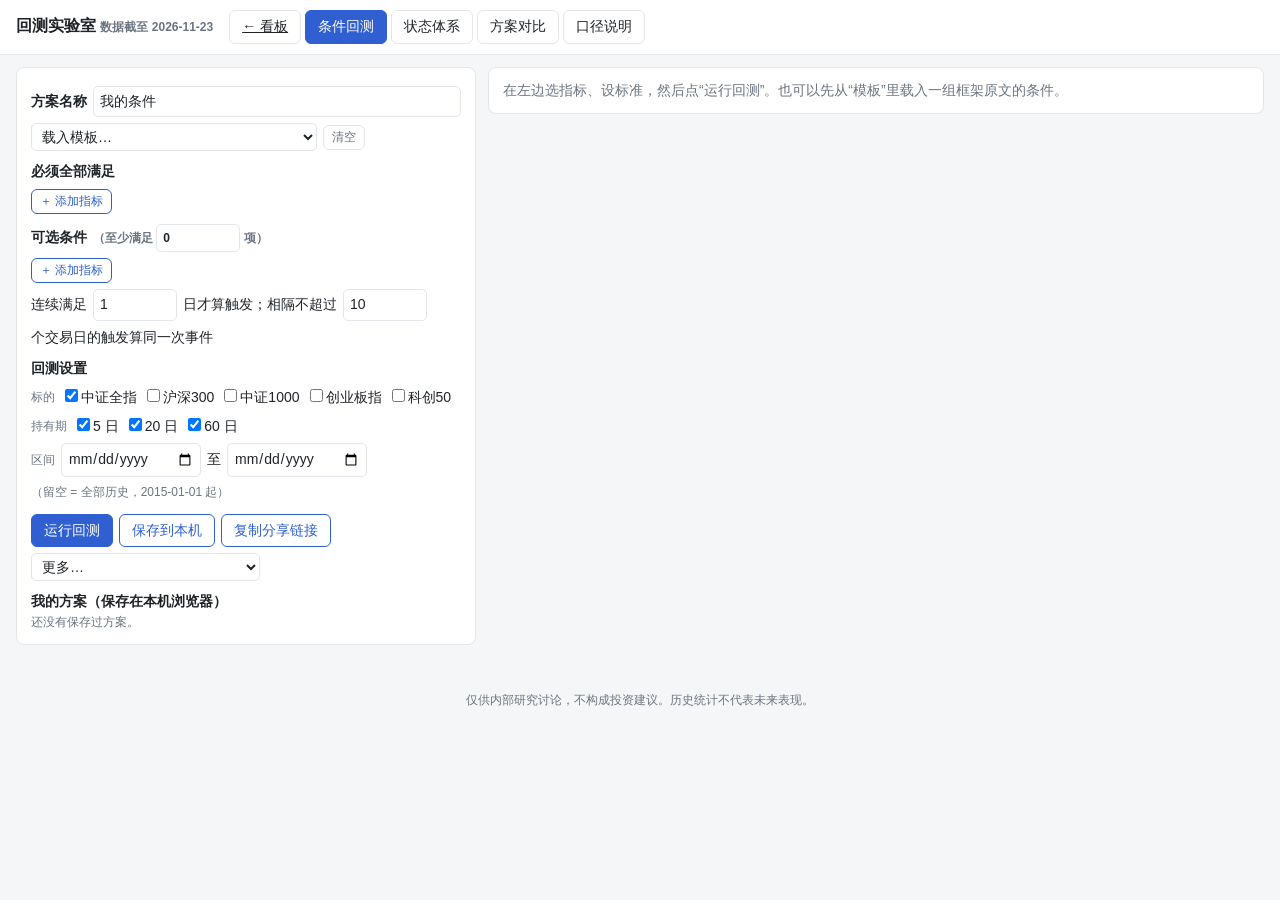
<file: lab.html>
<!doctype html>
<html lang="zh-CN">
<head>
<meta charset="utf-8">
<meta name="viewport" content="width=device-width, initial-scale=1">
<meta name="robots" content="noindex">
<title>回测实验室 · A股择时</title>
<link rel="stylesheet" href="lab.css">
<script src="lab_guard.js"></script>
<script src="lab_static.js"></script>
<script src="lab_engine.js" defer></script>
<script src="echarts.min.js" defer></script>
<script src="lab.js" defer></script>
</head>
<body>
<header class="top">
  <div class="brand">回测实验室 <span class="muted small" id="asof"></span></div>
  <nav class="tabs" role="tablist">
    <a class="tab back" href="./" title="回到看板">← 看板</a>
    <button type="button" class="tab on" data-tab="cond" role="tab">条件回测</button>
    <button type="button" class="tab" data-tab="regime" role="tab">状态体系</button>
    <button type="button" class="tab" data-tab="compare" role="tab">方案对比</button>
    <button type="button" class="tab" data-tab="help" role="tab">口径说明</button>
  </nav>
</header>
<div id="banner" class="banner" role="status"></div>

<main>
  <!-- 条件回测 -->
  <section id="view-cond" class="view on">
    <div class="cols">
      <div class="left card" id="cond-editor"></div>
      <div class="right" id="cond-result"><div class="card empty">在左边选指标、设标准，然后点“运行回测”。也可以先从“模板”里载入一组框架原文的条件。</div></div>
    </div>
  </section>

  <!-- 状态体系 -->
  <section id="view-regime" class="view">
    <div class="cols">
      <div class="left card" id="regime-editor"></div>
      <div class="right" id="regime-result"><div class="card empty">先在左边载入“框架原文”或“v1 修改建议”，在上面改，然后点“运行回测”。</div></div>
    </div>
  </section>

  <!-- 方案对比 -->
  <section id="view-compare" class="view">
    <div class="card" id="compare-editor"></div>
    <div id="compare-result"></div>
  </section>

  <!-- 口径说明 -->
  <section id="view-help" class="view">
    <div class="card prose" id="help"></div>
  </section>
</main>

<!-- 选指标 -->
<div id="picker" class="picker" hidden>
  <div class="picker-box card">
    <div class="row">
      <strong>选择指标</strong>
      <span class="grow"></span>
      <button type="button" class="btn ghost" id="picker-close">关闭</button>
    </div>
    <div class="row">
      <input id="picker-q" class="grow" type="search" placeholder="搜索名称或代码，例如：站上、估值、VIX、沪深300">
      <select id="picker-group"></select>
    </div>
    <div id="picker-list" class="picker-list"></div>
  </div>
</div>
<footer class="foot small muted">仅供内部研究讨论，不构成投资建议。历史统计不代表未来表现。</footer>
</body>
</html>
</file>
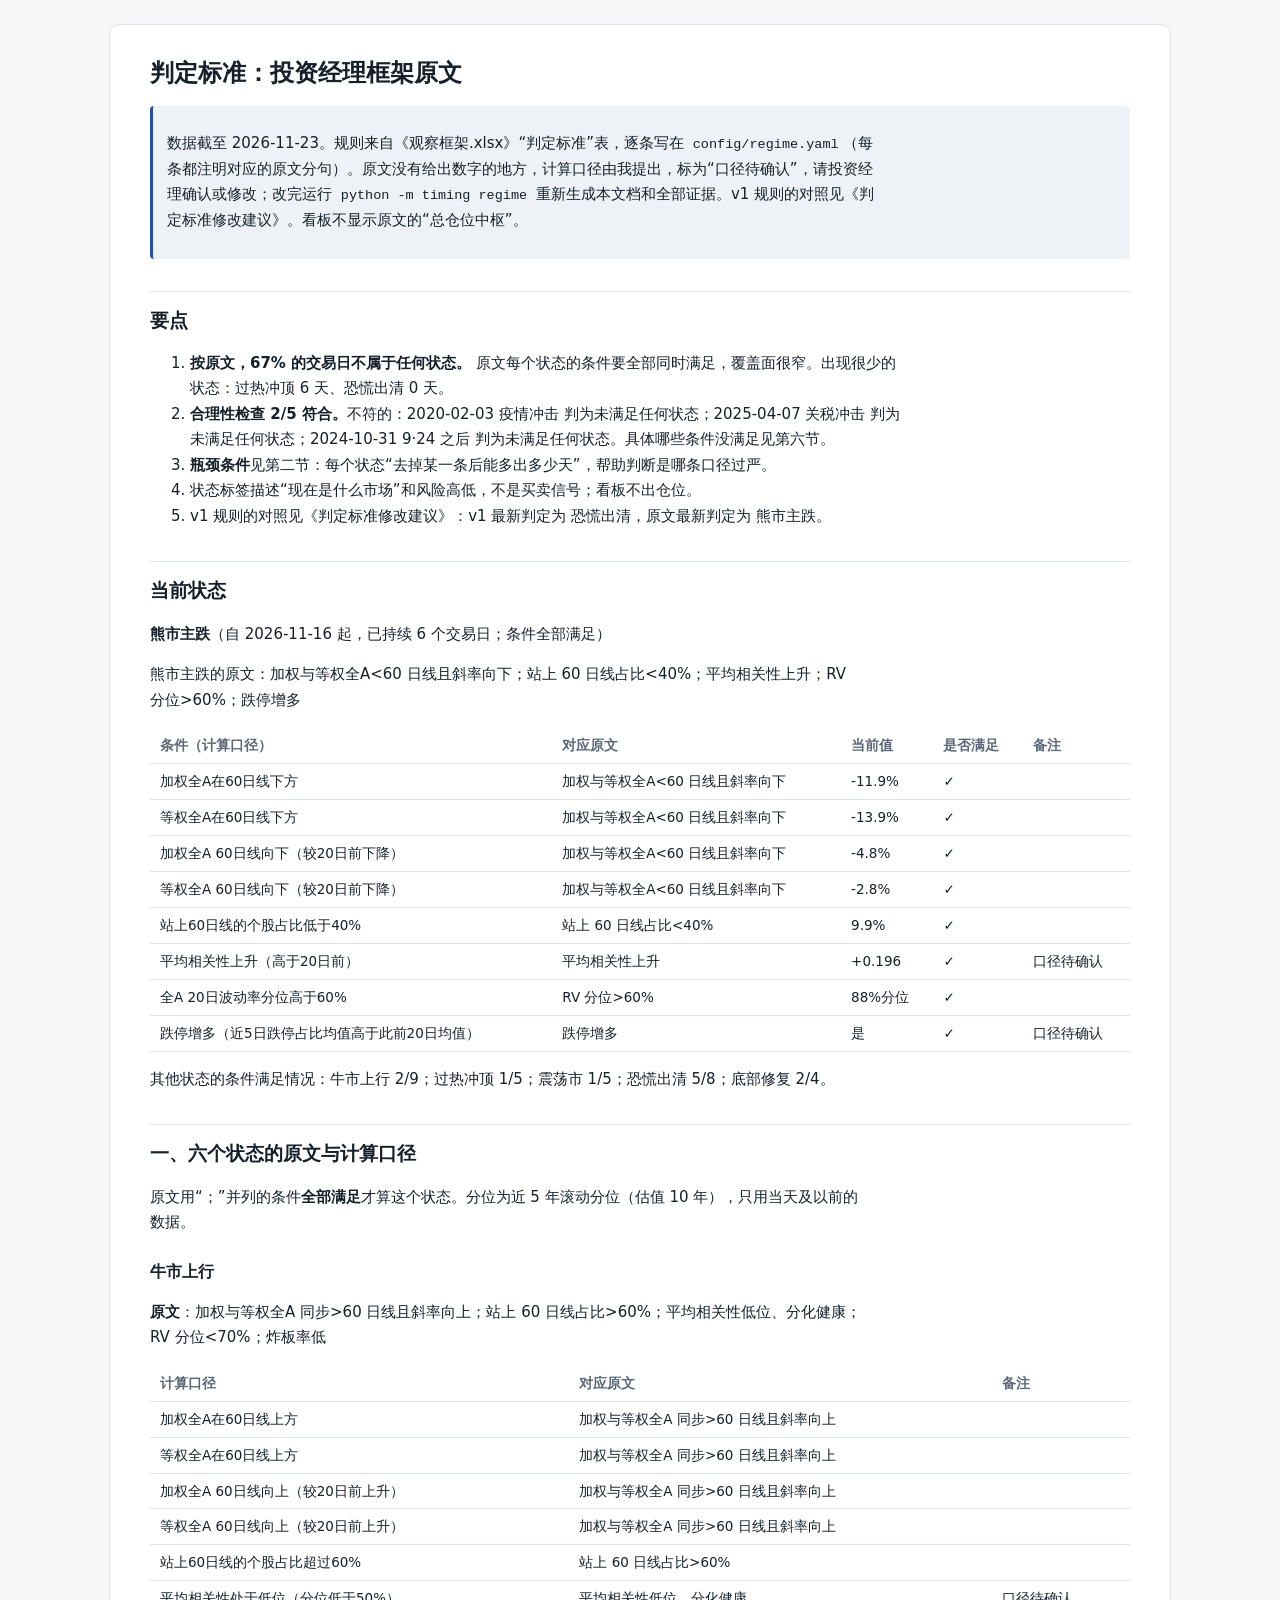
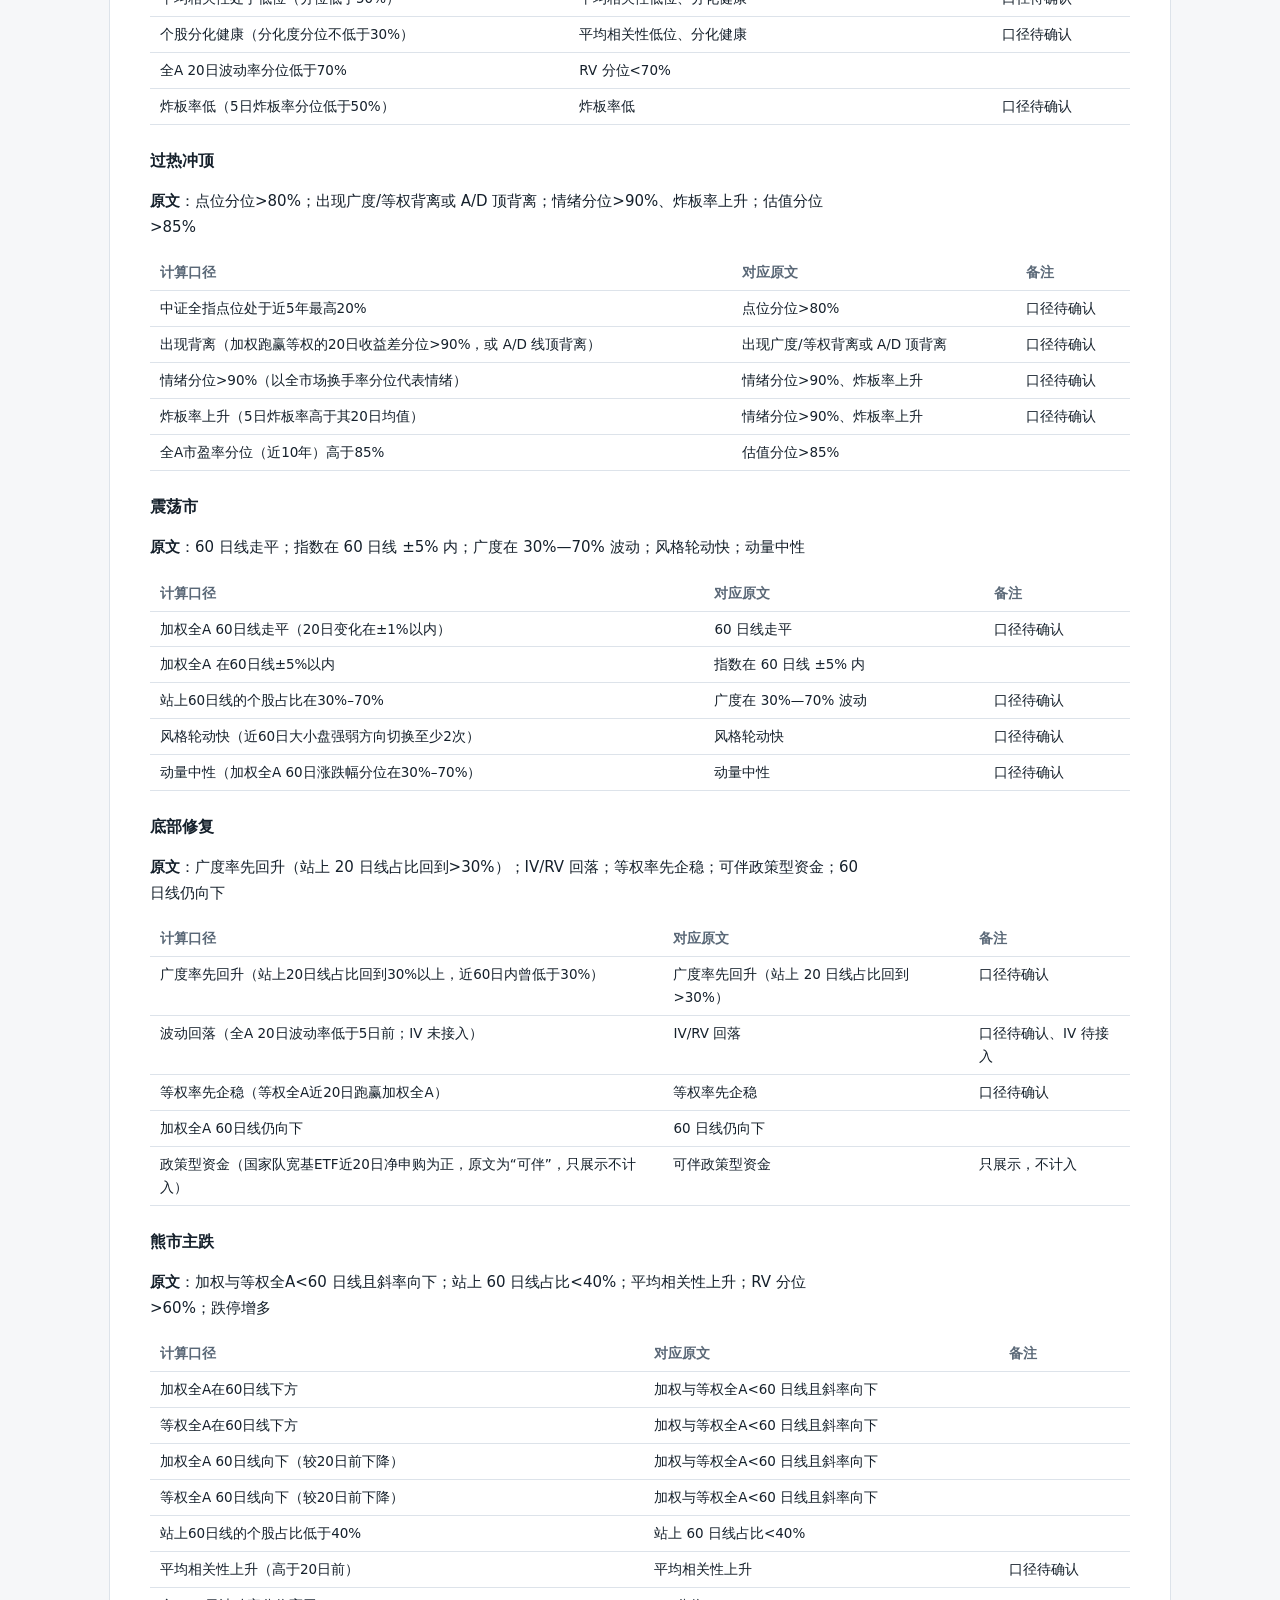
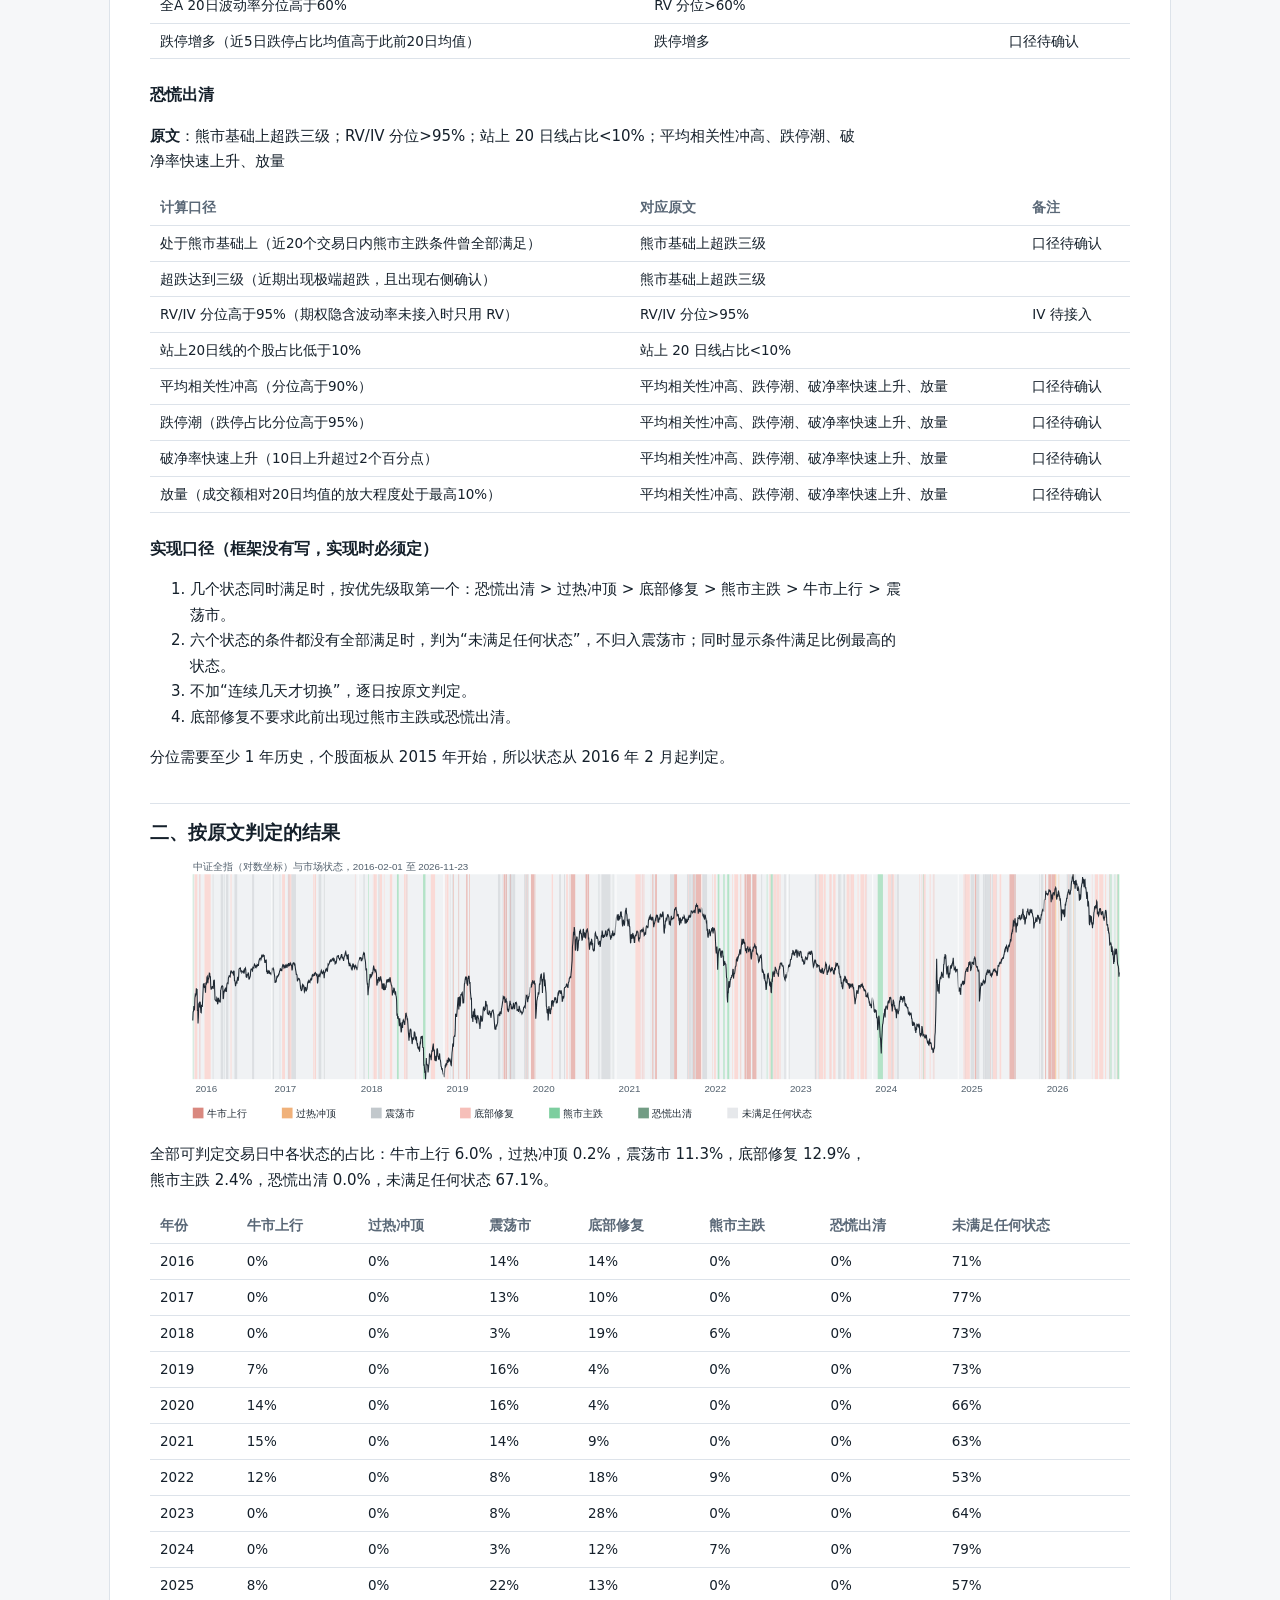
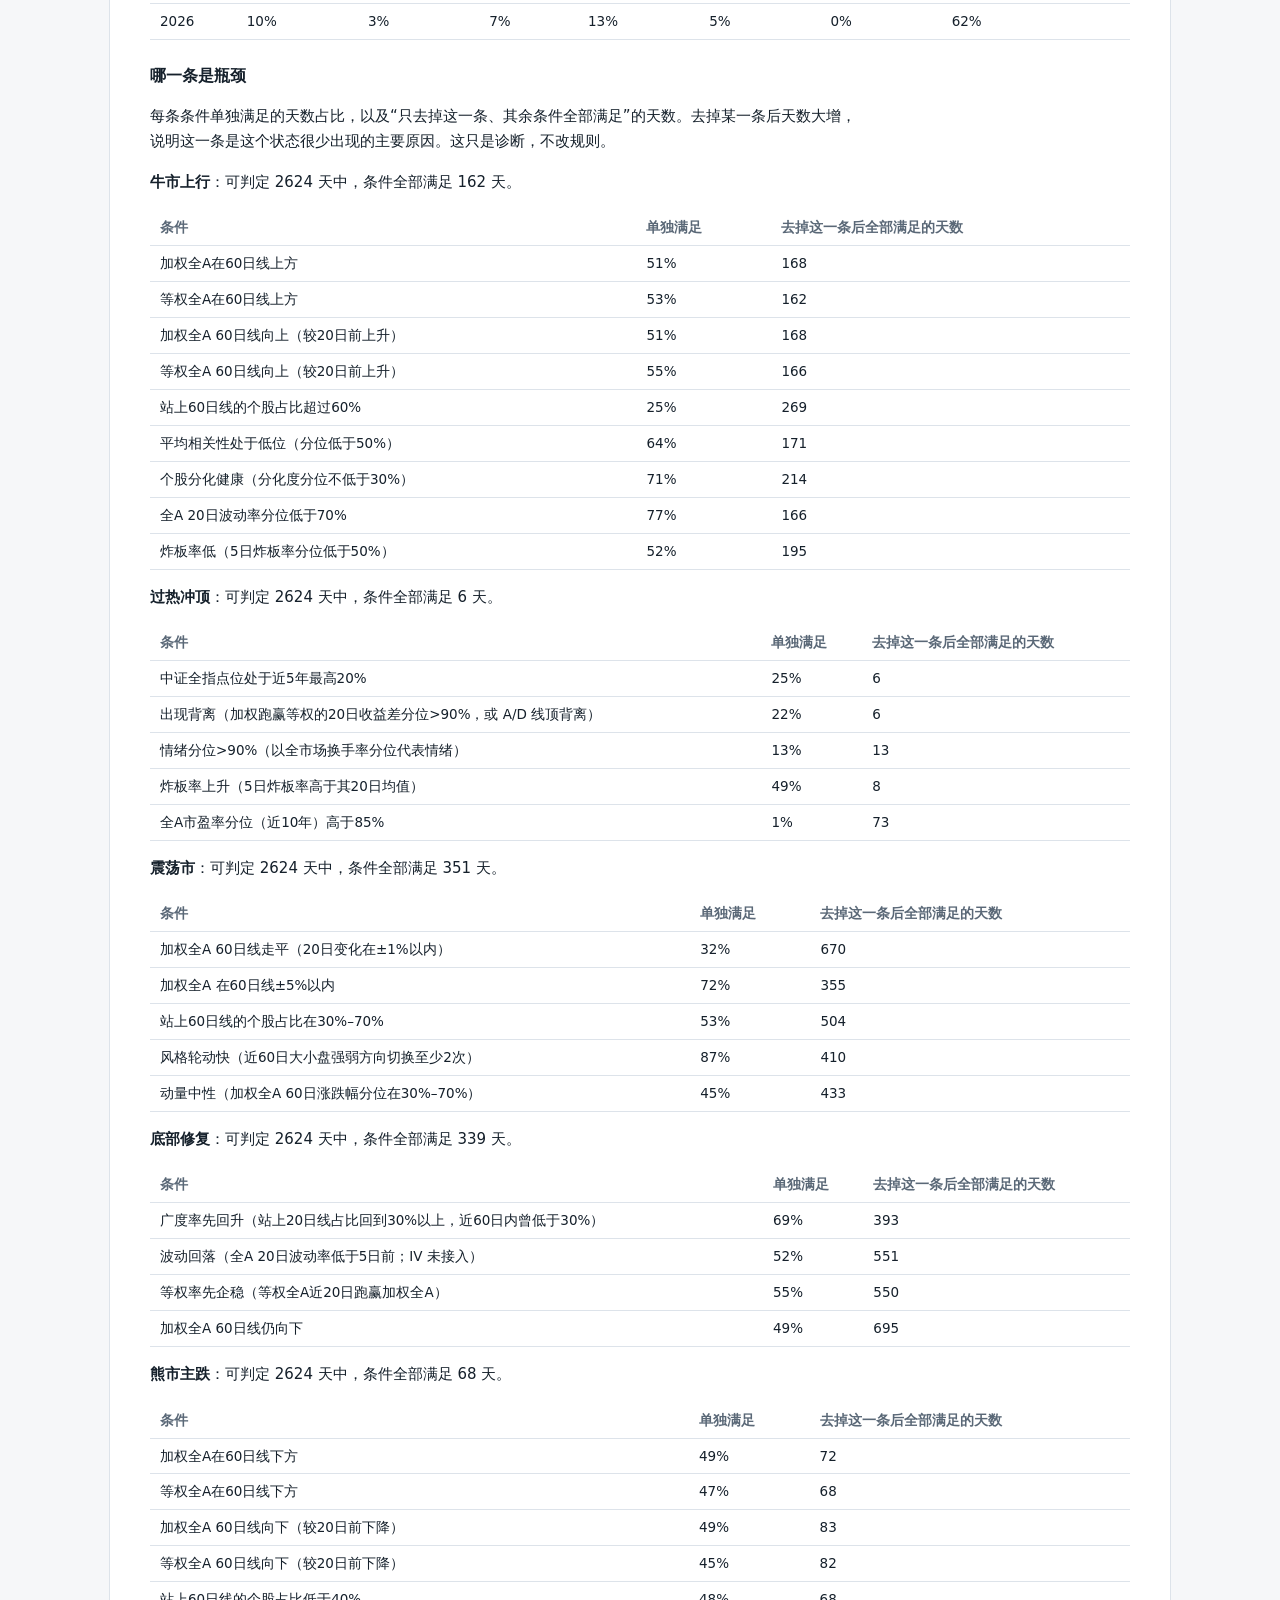
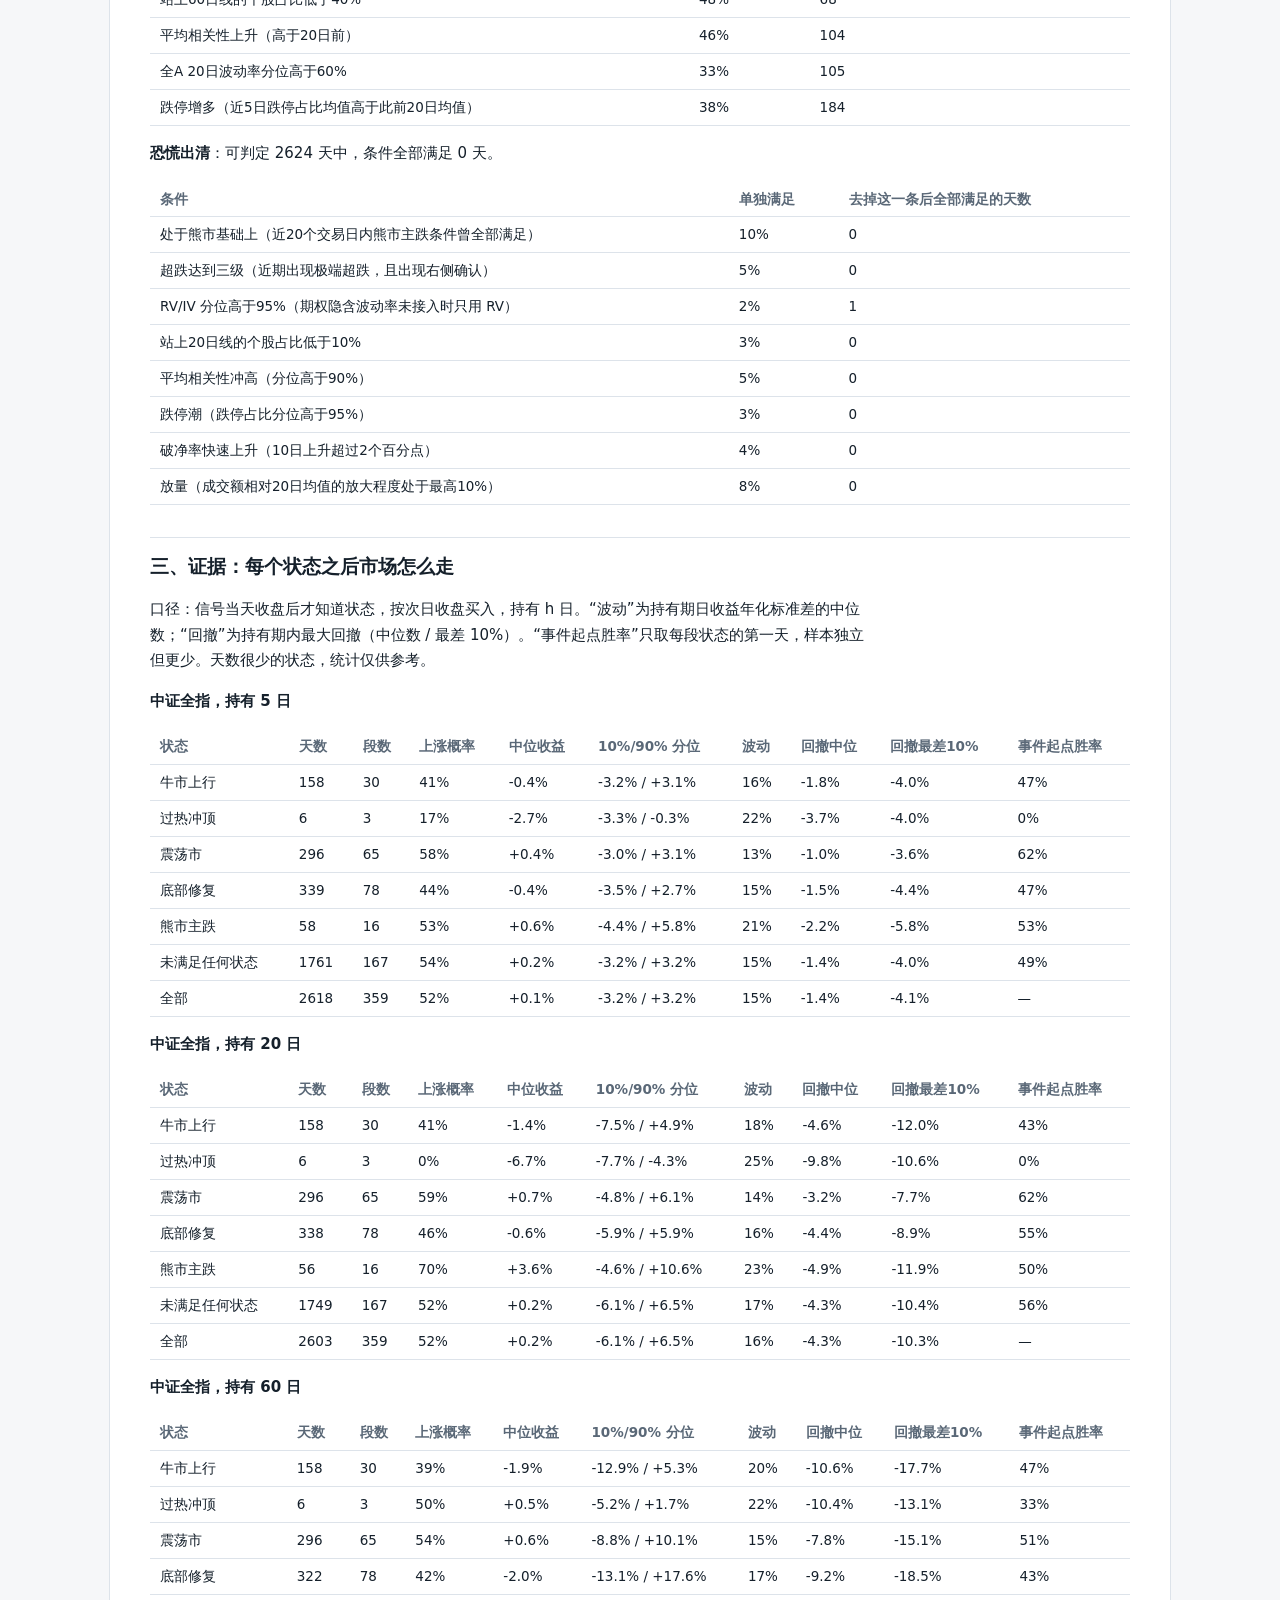
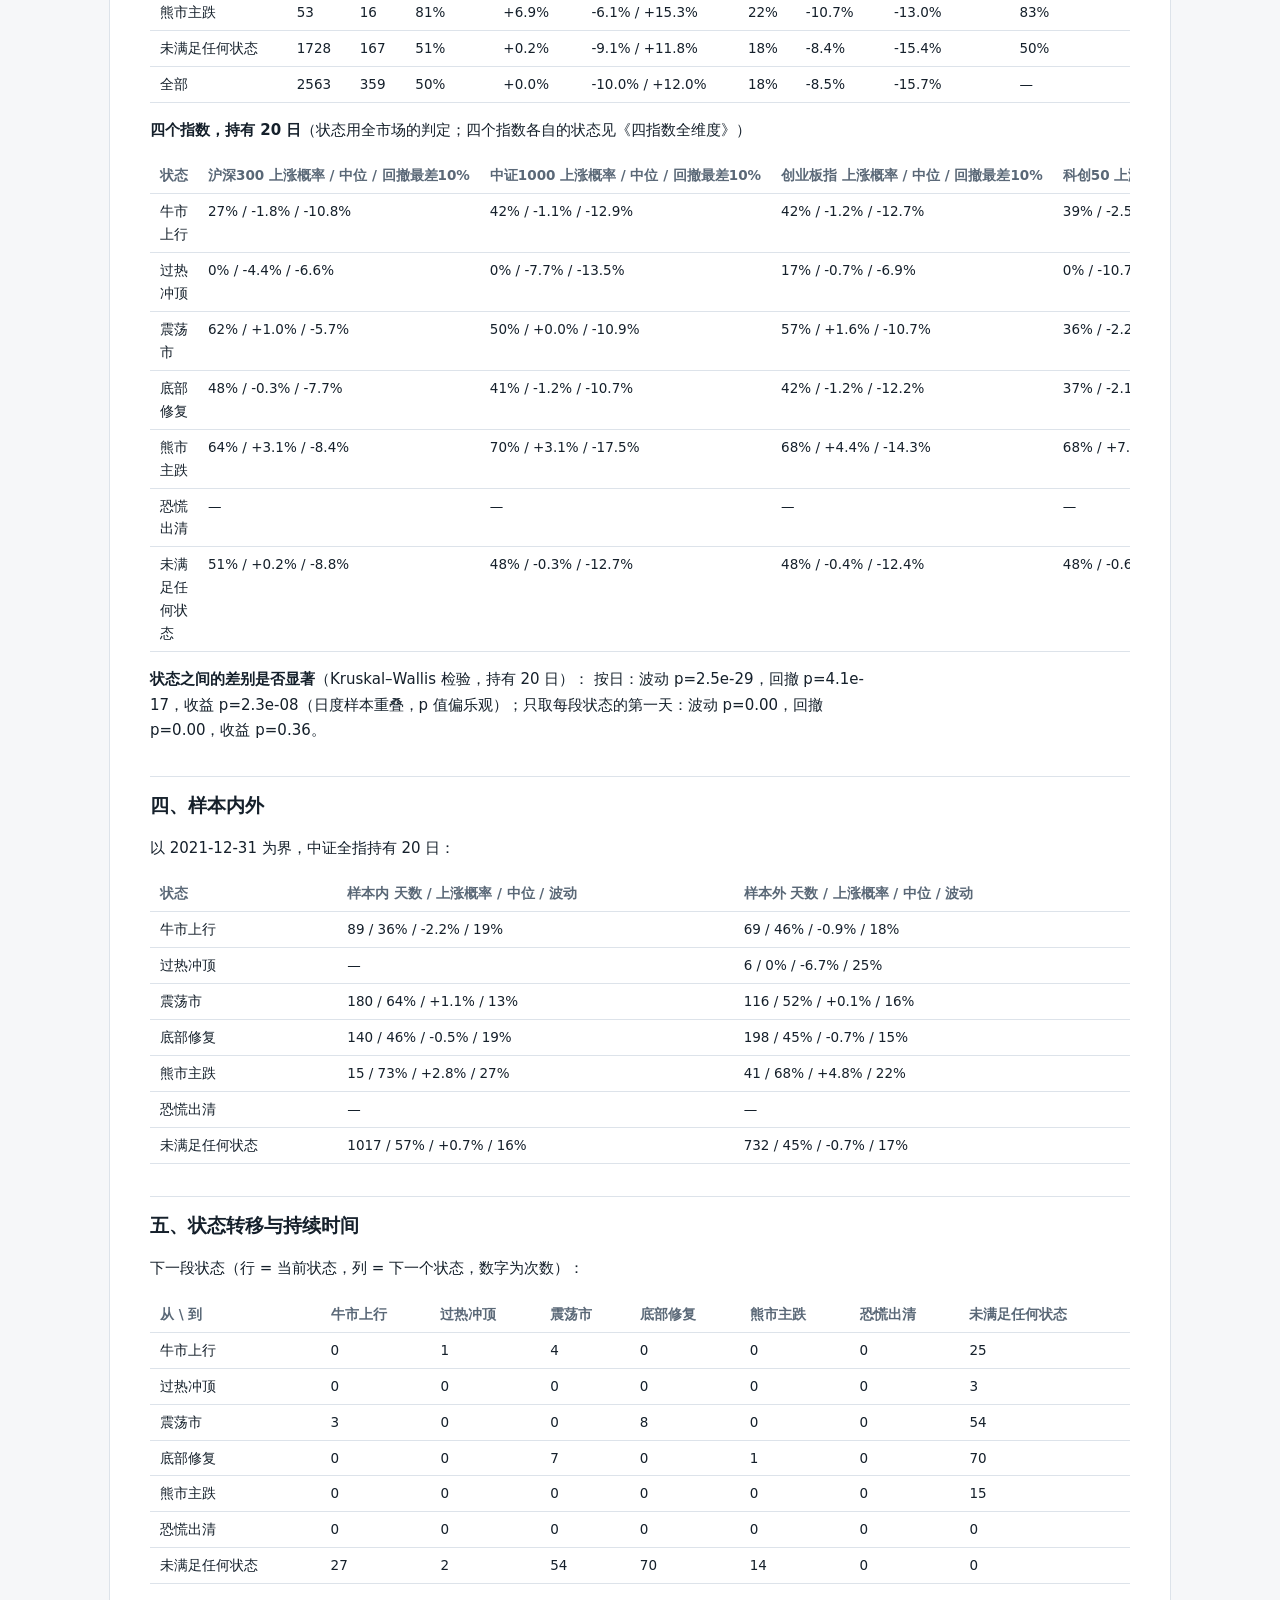
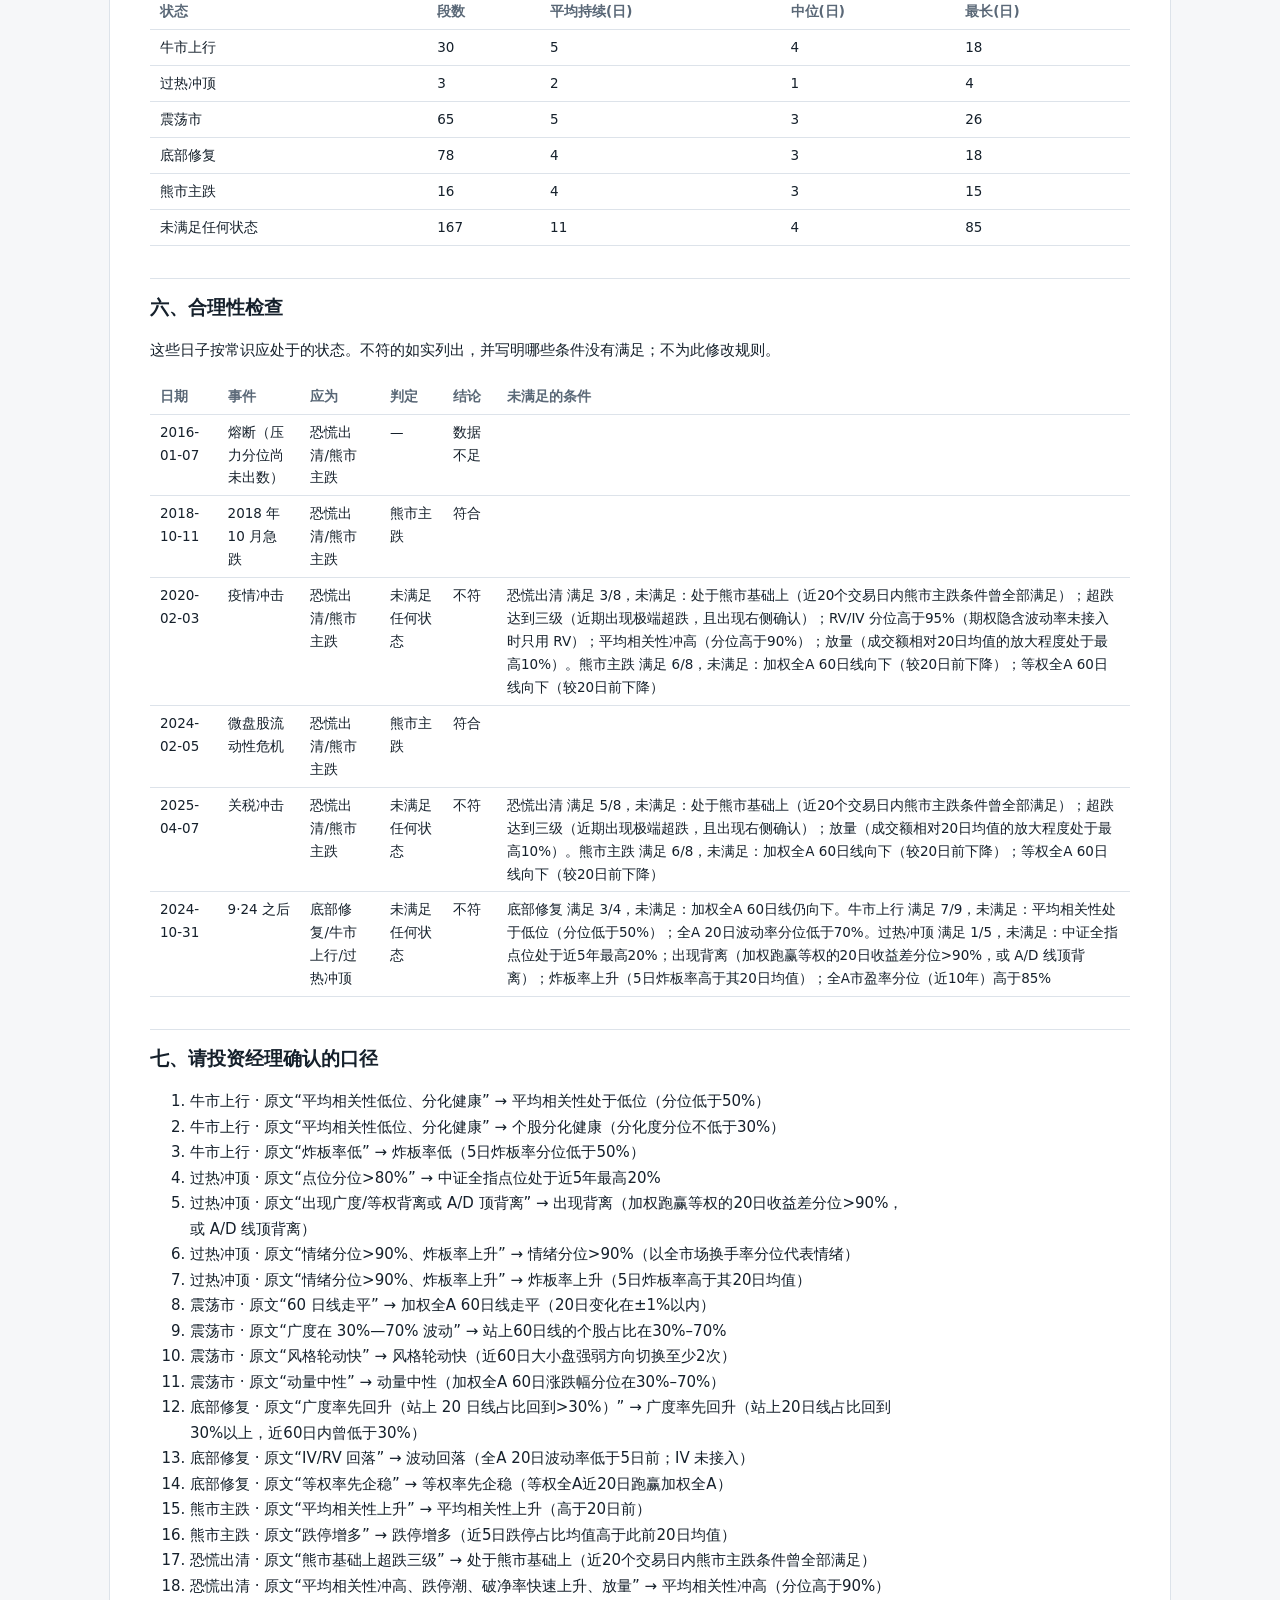
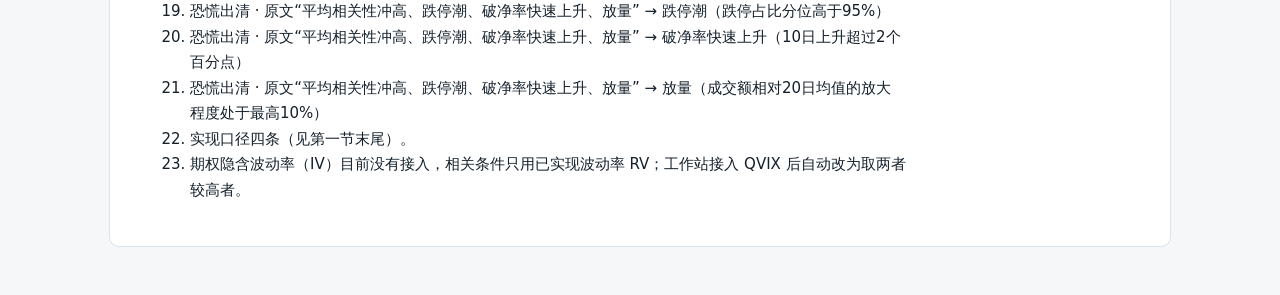
<file: docs/判定标准.html>
<!doctype html>
<html lang="zh-CN"><head><meta charset="utf-8"><meta name="viewport" content="width=device-width, initial-scale=1, viewport-fit=cover"><title>判定标准：投资经理框架原文</title><style>
:root { --bg:#f6f7f9; --panel:#fff; --ink:#15202b; --muted:#5a6877; --line:#dde3ea; --accent:#23529f; --quote:#eef2f7 }
@media (prefers-color-scheme: dark) { :root:not([data-theme="light"]) { --bg:#0d1217; --panel:#151c24; --ink:#e5eaf0; --muted:#9aa7b4; --line:#253140; --accent:#7fa6ea; --quote:#1c2530; color-scheme:dark } }
:root[data-theme="dark"] { --bg:#0d1217; --panel:#151c24; --ink:#e5eaf0; --muted:#9aa7b4; --line:#253140; --accent:#7fa6ea; --quote:#1c2530; color-scheme:dark }
body { background:var(--bg); color:var(--ink); margin:0; font:15px/1.7 "PingFang SC","Hiragino Sans GB","Microsoft YaHei","Noto Sans CJK SC",system-ui,sans-serif;
  padding-left:max(16px, env(safe-area-inset-left, 0px)); padding-right:max(16px, env(safe-area-inset-right, 0px)); padding-block:24px 48px }
main { max-width:980px; margin:0 auto; background:var(--panel); border:1px solid var(--line); border-radius:10px; padding:28px clamp(16px, 4vw, 40px) }
h1 { font-size:24px; margin:0 0 12px } h2 { font-size:19px; margin:32px 0 10px; padding-top:12px; border-top:1px solid var(--line) } h3 { font-size:16px; margin:22px 0 8px }
p, li { max-width:75ch } .tw { overflow-x:auto; margin:10px 0 }
table { border-collapse:collapse; font-size:13.5px; font-variant-numeric:tabular-nums; min-width:100% }
th, td { border-bottom:1px solid var(--line); padding:6px 10px; text-align:left; vertical-align:top } th { color:var(--muted); font-weight:600; white-space:nowrap }
blockquote { margin:12px 0; padding:10px 14px; background:var(--quote); border-left:3px solid var(--accent); border-radius:4px }
code { font-family:"SF Mono",Menlo,Consolas,monospace; font-size:.9em; background:var(--quote); padding:0 4px; border-radius:3px }
.fig { margin:12px 0; overflow-x:auto } .fig svg { display:block; min-width:640px; width:100%; height:auto; border-radius:6px }
</style></head><body><main>
<h1>判定标准：投资经理框架原文</h1>
<blockquote><p>数据截至 2026-11-23。规则来自《观察框架.xlsx》“判定标准”表，逐条写在 <code>config/regime.yaml</code>（每条都注明对应的原文分句）。原文没有给出数字的地方，计算口径由我提出，标为“口径待确认”，请投资经理确认或修改；改完运行 <code>python -m timing regime</code> 重新生成本文档和全部证据。v1 规则的对照见《判定标准修改建议》。看板不显示原文的“总仓位中枢”。</p></blockquote>
<h2>要点</h2>
<ol><li><b>按原文，67% 的交易日不属于任何状态。</b> 原文每个状态的条件要全部同时满足，覆盖面很窄。出现很少的状态：过热冲顶 6 天、恐慌出清 0 天。</li><li><b>合理性检查 2/5 符合。</b>不符的：2020-02-03 疫情冲击 判为未满足任何状态；2025-04-07 关税冲击 判为未满足任何状态；2024-10-31 9·24 之后 判为未满足任何状态。具体哪些条件没满足见第六节。</li><li><b>瓶颈条件</b>见第二节：每个状态“去掉某一条后能多出多少天”，帮助判断是哪条口径过严。</li><li>状态标签描述“现在是什么市场”和风险高低，不是买卖信号；看板不出仓位。</li><li>v1 规则的对照见《判定标准修改建议》：v1 最新判定为 恐慌出清，原文最新判定为 熊市主跌。</li></ol>
<h2>当前状态</h2>
<p><b>熊市主跌</b>（自 2026-11-16 起，已持续 6 个交易日；条件全部满足）</p>
<p>熊市主跌的原文：加权与等权全A&lt;60 日线且斜率向下；站上 60 日线占比&lt;40%；平均相关性上升；RV 分位&gt;60%；跌停增多</p>
<div class="tw"><table><thead><tr><th>条件（计算口径）</th><th>对应原文</th><th>当前值</th><th>是否满足</th><th>备注</th></tr></thead><tbody><tr><td>加权全A在60日线下方</td><td>加权与等权全A&lt;60 日线且斜率向下</td><td>-11.9%</td><td>✓</td><td></td></tr><tr><td>等权全A在60日线下方</td><td>加权与等权全A&lt;60 日线且斜率向下</td><td>-13.9%</td><td>✓</td><td></td></tr><tr><td>加权全A 60日线向下（较20日前下降）</td><td>加权与等权全A&lt;60 日线且斜率向下</td><td>-4.8%</td><td>✓</td><td></td></tr><tr><td>等权全A 60日线向下（较20日前下降）</td><td>加权与等权全A&lt;60 日线且斜率向下</td><td>-2.8%</td><td>✓</td><td></td></tr><tr><td>站上60日线的个股占比低于40%</td><td>站上 60 日线占比&lt;40%</td><td>9.9%</td><td>✓</td><td></td></tr><tr><td>平均相关性上升（高于20日前）</td><td>平均相关性上升</td><td>+0.196</td><td>✓</td><td>口径待确认</td></tr><tr><td>全A 20日波动率分位高于60%</td><td>RV 分位&gt;60%</td><td>88%分位</td><td>✓</td><td></td></tr><tr><td>跌停增多（近5日跌停占比均值高于此前20日均值）</td><td>跌停增多</td><td>是</td><td>✓</td><td>口径待确认</td></tr></tbody></table></div>
<p>其他状态的条件满足情况：牛市上行 2/9；过热冲顶 1/5；震荡市 1/5；恐慌出清 5/8；底部修复 2/4。</p>
<h2>一、六个状态的原文与计算口径</h2>
<p>原文用“；”并列的条件<b>全部满足</b>才算这个状态。分位为近 5 年滚动分位（估值 10 年），只用当天及以前的数据。</p>
<h3>牛市上行</h3>
<p><b>原文</b>：加权与等权全A 同步&gt;60 日线且斜率向上；站上 60 日线占比&gt;60%；平均相关性低位、分化健康；RV 分位&lt;70%；炸板率低</p>
<div class="tw"><table><thead><tr><th>计算口径</th><th>对应原文</th><th>备注</th></tr></thead><tbody><tr><td>加权全A在60日线上方</td><td>加权与等权全A 同步&gt;60 日线且斜率向上</td><td></td></tr><tr><td>等权全A在60日线上方</td><td>加权与等权全A 同步&gt;60 日线且斜率向上</td><td></td></tr><tr><td>加权全A 60日线向上（较20日前上升）</td><td>加权与等权全A 同步&gt;60 日线且斜率向上</td><td></td></tr><tr><td>等权全A 60日线向上（较20日前上升）</td><td>加权与等权全A 同步&gt;60 日线且斜率向上</td><td></td></tr><tr><td>站上60日线的个股占比超过60%</td><td>站上 60 日线占比&gt;60%</td><td></td></tr><tr><td>平均相关性处于低位（分位低于50%）</td><td>平均相关性低位、分化健康</td><td>口径待确认</td></tr><tr><td>个股分化健康（分化度分位不低于30%）</td><td>平均相关性低位、分化健康</td><td>口径待确认</td></tr><tr><td>全A 20日波动率分位低于70%</td><td>RV 分位&lt;70%</td><td></td></tr><tr><td>炸板率低（5日炸板率分位低于50%）</td><td>炸板率低</td><td>口径待确认</td></tr></tbody></table></div>
<h3>过热冲顶</h3>
<p><b>原文</b>：点位分位&gt;80%；出现广度/等权背离或 A/D 顶背离；情绪分位&gt;90%、炸板率上升；估值分位&gt;85%</p>
<div class="tw"><table><thead><tr><th>计算口径</th><th>对应原文</th><th>备注</th></tr></thead><tbody><tr><td>中证全指点位处于近5年最高20%</td><td>点位分位&gt;80%</td><td>口径待确认</td></tr><tr><td>出现背离（加权跑赢等权的20日收益差分位&gt;90%，或 A/D 线顶背离）</td><td>出现广度/等权背离或 A/D 顶背离</td><td>口径待确认</td></tr><tr><td>情绪分位&gt;90%（以全市场换手率分位代表情绪）</td><td>情绪分位&gt;90%、炸板率上升</td><td>口径待确认</td></tr><tr><td>炸板率上升（5日炸板率高于其20日均值）</td><td>情绪分位&gt;90%、炸板率上升</td><td>口径待确认</td></tr><tr><td>全A市盈率分位（近10年）高于85%</td><td>估值分位&gt;85%</td><td></td></tr></tbody></table></div>
<h3>震荡市</h3>
<p><b>原文</b>：60 日线走平；指数在 60 日线 ±5% 内；广度在 30%—70% 波动；风格轮动快；动量中性</p>
<div class="tw"><table><thead><tr><th>计算口径</th><th>对应原文</th><th>备注</th></tr></thead><tbody><tr><td>加权全A 60日线走平（20日变化在±1%以内）</td><td>60 日线走平</td><td>口径待确认</td></tr><tr><td>加权全A 在60日线±5%以内</td><td>指数在 60 日线 ±5% 内</td><td></td></tr><tr><td>站上60日线的个股占比在30%–70%</td><td>广度在 30%—70% 波动</td><td>口径待确认</td></tr><tr><td>风格轮动快（近60日大小盘强弱方向切换至少2次）</td><td>风格轮动快</td><td>口径待确认</td></tr><tr><td>动量中性（加权全A 60日涨跌幅分位在30%–70%）</td><td>动量中性</td><td>口径待确认</td></tr></tbody></table></div>
<h3>底部修复</h3>
<p><b>原文</b>：广度率先回升（站上 20 日线占比回到&gt;30%）；IV/RV 回落；等权率先企稳；可伴政策型资金；60 日线仍向下</p>
<div class="tw"><table><thead><tr><th>计算口径</th><th>对应原文</th><th>备注</th></tr></thead><tbody><tr><td>广度率先回升（站上20日线占比回到30%以上，近60日内曾低于30%）</td><td>广度率先回升（站上 20 日线占比回到&gt;30%）</td><td>口径待确认</td></tr><tr><td>波动回落（全A 20日波动率低于5日前；IV 未接入）</td><td>IV/RV 回落</td><td>口径待确认、IV 待接入</td></tr><tr><td>等权率先企稳（等权全A近20日跑赢加权全A）</td><td>等权率先企稳</td><td>口径待确认</td></tr><tr><td>加权全A 60日线仍向下</td><td>60 日线仍向下</td><td></td></tr><tr><td>政策型资金（国家队宽基ETF近20日净申购为正，原文为“可伴”，只展示不计入）</td><td>可伴政策型资金</td><td>只展示，不计入</td></tr></tbody></table></div>
<h3>熊市主跌</h3>
<p><b>原文</b>：加权与等权全A&lt;60 日线且斜率向下；站上 60 日线占比&lt;40%；平均相关性上升；RV 分位&gt;60%；跌停增多</p>
<div class="tw"><table><thead><tr><th>计算口径</th><th>对应原文</th><th>备注</th></tr></thead><tbody><tr><td>加权全A在60日线下方</td><td>加权与等权全A&lt;60 日线且斜率向下</td><td></td></tr><tr><td>等权全A在60日线下方</td><td>加权与等权全A&lt;60 日线且斜率向下</td><td></td></tr><tr><td>加权全A 60日线向下（较20日前下降）</td><td>加权与等权全A&lt;60 日线且斜率向下</td><td></td></tr><tr><td>等权全A 60日线向下（较20日前下降）</td><td>加权与等权全A&lt;60 日线且斜率向下</td><td></td></tr><tr><td>站上60日线的个股占比低于40%</td><td>站上 60 日线占比&lt;40%</td><td></td></tr><tr><td>平均相关性上升（高于20日前）</td><td>平均相关性上升</td><td>口径待确认</td></tr><tr><td>全A 20日波动率分位高于60%</td><td>RV 分位&gt;60%</td><td></td></tr><tr><td>跌停增多（近5日跌停占比均值高于此前20日均值）</td><td>跌停增多</td><td>口径待确认</td></tr></tbody></table></div>
<h3>恐慌出清</h3>
<p><b>原文</b>：熊市基础上超跌三级；RV/IV 分位&gt;95%；站上 20 日线占比&lt;10%；平均相关性冲高、跌停潮、破净率快速上升、放量</p>
<div class="tw"><table><thead><tr><th>计算口径</th><th>对应原文</th><th>备注</th></tr></thead><tbody><tr><td>处于熊市基础上（近20个交易日内熊市主跌条件曾全部满足）</td><td>熊市基础上超跌三级</td><td>口径待确认</td></tr><tr><td>超跌达到三级（近期出现极端超跌，且出现右侧确认）</td><td>熊市基础上超跌三级</td><td></td></tr><tr><td>RV/IV 分位高于95%（期权隐含波动率未接入时只用 RV）</td><td>RV/IV 分位&gt;95%</td><td>IV 待接入</td></tr><tr><td>站上20日线的个股占比低于10%</td><td>站上 20 日线占比&lt;10%</td><td></td></tr><tr><td>平均相关性冲高（分位高于90%）</td><td>平均相关性冲高、跌停潮、破净率快速上升、放量</td><td>口径待确认</td></tr><tr><td>跌停潮（跌停占比分位高于95%）</td><td>平均相关性冲高、跌停潮、破净率快速上升、放量</td><td>口径待确认</td></tr><tr><td>破净率快速上升（10日上升超过2个百分点）</td><td>平均相关性冲高、跌停潮、破净率快速上升、放量</td><td>口径待确认</td></tr><tr><td>放量（成交额相对20日均值的放大程度处于最高10%）</td><td>平均相关性冲高、跌停潮、破净率快速上升、放量</td><td>口径待确认</td></tr></tbody></table></div>
<h3>实现口径（框架没有写，实现时必须定）</h3>
<ol><li>几个状态同时满足时，按优先级取第一个：恐慌出清 &gt; 过热冲顶 &gt; 底部修复 &gt; 熊市主跌 &gt; 牛市上行 &gt; 震荡市。</li><li>六个状态的条件都没有全部满足时，判为“未满足任何状态”，不归入震荡市；同时显示条件满足比例最高的状态。</li><li>不加“连续几天才切换”，逐日按原文判定。</li><li>底部修复不要求此前出现过熊市主跌或恐慌出清。</li></ol>
<p>分位需要至少 1 年历史，个股面板从 2015 年开始，所以状态从 2016 年 2 月起判定。</p>
<h2>二、按原文判定的结果</h2>
<div class="fig"><svg role="img" aria-label="状态时间线" xmlns="http://www.w3.org/2000/svg" viewBox="0 0 1100 300" font-family="sans-serif" font-size="11"><rect x="0" y="0" width="1100" height="300" fill="#ffffff"/><rect x="48.0" y="16" width="0.8" height="230" fill="#27ae60" opacity="0.35"/><rect x="48.4" y="16" width="1.6" height="230" fill="#d5d9de" opacity="0.35"/><rect x="50.0" y="16" width="3.2" height="230" fill="#f1948a" opacity="0.35"/><rect x="53.2" y="16" width="2.0" height="230" fill="#d5d9de" opacity="0.35"/><rect x="55.1" y="16" width="0.8" height="230" fill="#f1948a" opacity="0.35"/><rect x="55.5" y="16" width="0.8" height="230" fill="#d5d9de" opacity="0.35"/><rect x="55.9" y="16" width="0.8" height="230" fill="#f1948a" opacity="0.35"/><rect x="56.3" y="16" width="4.8" height="230" fill="#d5d9de" opacity="0.35"/><rect x="61.1" y="16" width="7.1" height="230" fill="#f1948a" opacity="0.35"/><rect x="68.2" y="16" width="2.0" height="230" fill="#d5d9de" opacity="0.35"/><rect x="70.2" y="16" width="1.2" height="230" fill="#9aa3ab" opacity="0.35"/><rect x="71.4" y="16" width="7.9" height="230" fill="#d5d9de" opacity="0.35"/><rect x="79.3" y="16" width="2.8" height="230" fill="#9aa3ab" opacity="0.35"/><rect x="82.1" y="16" width="0.8" height="230" fill="#d5d9de" opacity="0.35"/><rect x="82.9" y="16" width="0.8" height="230" fill="#9aa3ab" opacity="0.35"/><rect x="83.3" y="16" width="2.0" height="230" fill="#d5d9de" opacity="0.35"/><rect x="85.3" y="16" width="2.8" height="230" fill="#9aa3ab" opacity="0.35"/><rect x="88.0" y="16" width="2.4" height="230" fill="#d5d9de" opacity="0.35"/><rect x="90.4" y="16" width="1.2" height="230" fill="#f1948a" opacity="0.35"/><rect x="91.6" y="16" width="3.2" height="230" fill="#d5d9de" opacity="0.35"/><rect x="94.8" y="16" width="3.2" height="230" fill="#9aa3ab" opacity="0.35"/><rect x="98.0" y="16" width="16.7" height="230" fill="#d5d9de" opacity="0.35"/><rect x="114.6" y="16" width="2.4" height="230" fill="#9aa3ab" opacity="0.35"/><rect x="117.0" y="16" width="20.2" height="230" fill="#d5d9de" opacity="0.35"/><rect x="137.2" y="16" width="2.0" height="230" fill="#9aa3ab" opacity="0.35"/><rect x="139.2" y="16" width="6.3" height="230" fill="#d5d9de" opacity="0.35"/><rect x="145.5" y="16" width="0.8" height="230" fill="#9aa3ab" opacity="0.35"/><rect x="145.9" y="16" width="2.4" height="230" fill="#d5d9de" opacity="0.35"/><rect x="148.3" y="16" width="3.2" height="230" fill="#f1948a" opacity="0.35"/><rect x="151.5" y="16" width="3.2" height="230" fill="#d5d9de" opacity="0.35"/><rect x="154.7" y="16" width="0.8" height="230" fill="#9aa3ab" opacity="0.35"/><rect x="155.1" y="16" width="0.8" height="230" fill="#f1948a" opacity="0.35"/><rect x="155.8" y="16" width="0.8" height="230" fill="#9aa3ab" opacity="0.35"/><rect x="156.2" y="16" width="2.4" height="230" fill="#f1948a" opacity="0.35"/><rect x="158.6" y="16" width="5.2" height="230" fill="#9aa3ab" opacity="0.35"/><rect x="163.8" y="16" width="19.4" height="230" fill="#d5d9de" opacity="0.35"/><rect x="183.2" y="16" width="1.6" height="230" fill="#f1948a" opacity="0.35"/><rect x="184.8" y="16" width="0.8" height="230" fill="#d5d9de" opacity="0.35"/><rect x="185.2" y="16" width="1.2" height="230" fill="#f1948a" opacity="0.35"/><rect x="186.4" y="16" width="2.8" height="230" fill="#d5d9de" opacity="0.35"/><rect x="189.2" y="16" width="3.2" height="230" fill="#9aa3ab" opacity="0.35"/><rect x="192.3" y="16" width="2.8" height="230" fill="#d5d9de" opacity="0.35"/><rect x="195.1" y="16" width="1.2" height="230" fill="#9aa3ab" opacity="0.35"/><rect x="196.3" y="16" width="33.7" height="230" fill="#d5d9de" opacity="0.35"/><rect x="230.0" y="16" width="0.8" height="230" fill="#f1948a" opacity="0.35"/><rect x="230.4" y="16" width="9.1" height="230" fill="#d5d9de" opacity="0.35"/><rect x="239.5" y="16" width="1.6" height="230" fill="#9aa3ab" opacity="0.35"/><rect x="241.1" y="16" width="3.6" height="230" fill="#d5d9de" opacity="0.35"/><rect x="244.7" y="16" width="0.8" height="230" fill="#27ae60" opacity="0.35"/><rect x="245.5" y="16" width="4.8" height="230" fill="#d5d9de" opacity="0.35"/><rect x="250.2" y="16" width="0.8" height="230" fill="#f1948a" opacity="0.35"/><rect x="251.0" y="16" width="0.8" height="230" fill="#d5d9de" opacity="0.35"/><rect x="251.4" y="16" width="3.2" height="230" fill="#f1948a" opacity="0.35"/><rect x="254.6" y="16" width="1.6" height="230" fill="#d5d9de" opacity="0.35"/><rect x="256.2" y="16" width="1.2" height="230" fill="#9aa3ab" opacity="0.35"/><rect x="257.3" y="16" width="0.8" height="230" fill="#d5d9de" opacity="0.35"/><rect x="257.7" y="16" width="2.8" height="230" fill="#f1948a" opacity="0.35"/><rect x="260.5" y="16" width="2.0" height="230" fill="#d5d9de" opacity="0.35"/><rect x="262.5" y="16" width="0.8" height="230" fill="#f1948a" opacity="0.35"/><rect x="263.3" y="16" width="5.9" height="230" fill="#d5d9de" opacity="0.35"/><rect x="269.2" y="16" width="2.8" height="230" fill="#f1948a" opacity="0.35"/><rect x="272.0" y="16" width="5.2" height="230" fill="#d5d9de" opacity="0.35"/><rect x="277.2" y="16" width="2.0" height="230" fill="#27ae60" opacity="0.35"/><rect x="279.2" y="16" width="5.9" height="230" fill="#d5d9de" opacity="0.35"/><rect x="285.1" y="16" width="2.0" height="230" fill="#f1948a" opacity="0.35"/><rect x="287.1" y="16" width="0.8" height="230" fill="#d5d9de" opacity="0.35"/><rect x="287.5" y="16" width="0.8" height="230" fill="#f1948a" opacity="0.35"/><rect x="287.9" y="16" width="0.8" height="230" fill="#d5d9de" opacity="0.35"/><rect x="288.3" y="16" width="0.8" height="230" fill="#f1948a" opacity="0.35"/><rect x="288.7" y="16" width="17.8" height="230" fill="#d5d9de" opacity="0.35"/><rect x="306.5" y="16" width="2.8" height="230" fill="#27ae60" opacity="0.35"/><rect x="309.3" y="16" width="5.9" height="230" fill="#d5d9de" opacity="0.35"/><rect x="315.2" y="16" width="4.8" height="230" fill="#f1948a" opacity="0.35"/><rect x="320.0" y="16" width="11.1" height="230" fill="#d5d9de" opacity="0.35"/><rect x="331.1" y="16" width="0.8" height="230" fill="#f1948a" opacity="0.35"/><rect x="331.9" y="16" width="0.8" height="230" fill="#d5d9de" opacity="0.35"/><rect x="332.7" y="16" width="2.4" height="230" fill="#f1948a" opacity="0.35"/><rect x="335.1" y="16" width="1.6" height="230" fill="#d5d9de" opacity="0.35"/><rect x="336.6" y="16" width="0.8" height="230" fill="#9aa3ab" opacity="0.35"/><rect x="337.4" y="16" width="1.6" height="230" fill="#d5d9de" opacity="0.35"/><rect x="339.0" y="16" width="0.8" height="230" fill="#9aa3ab" opacity="0.35"/><rect x="339.4" y="16" width="0.8" height="230" fill="#d5d9de" opacity="0.35"/><rect x="340.2" y="16" width="0.8" height="230" fill="#c0392b" opacity="0.35"/><rect x="341.0" y="16" width="5.2" height="230" fill="#d5d9de" opacity="0.35"/><rect x="346.2" y="16" width="0.8" height="230" fill="#c0392b" opacity="0.35"/><rect x="346.6" y="16" width="8.3" height="230" fill="#d5d9de" opacity="0.35"/><rect x="354.9" y="16" width="1.6" height="230" fill="#c0392b" opacity="0.35"/><rect x="356.5" y="16" width="1.6" height="230" fill="#d5d9de" opacity="0.35"/><rect x="358.1" y="16" width="0.8" height="230" fill="#c0392b" opacity="0.35"/><rect x="358.9" y="16" width="31.7" height="230" fill="#d5d9de" opacity="0.35"/><rect x="390.6" y="16" width="2.8" height="230" fill="#9aa3ab" opacity="0.35"/><rect x="393.3" y="16" width="1.6" height="230" fill="#d5d9de" opacity="0.35"/><rect x="394.9" y="16" width="0.8" height="230" fill="#9aa3ab" opacity="0.35"/><rect x="395.3" y="16" width="1.6" height="230" fill="#d5d9de" opacity="0.35"/><rect x="396.9" y="16" width="2.0" height="230" fill="#c0392b" opacity="0.35"/><rect x="398.9" y="16" width="0.8" height="230" fill="#d5d9de" opacity="0.35"/><rect x="399.3" y="16" width="0.8" height="230" fill="#c0392b" opacity="0.35"/><rect x="399.7" y="16" width="0.8" height="230" fill="#d5d9de" opacity="0.35"/><rect x="400.1" y="16" width="0.8" height="230" fill="#c0392b" opacity="0.35"/><rect x="400.5" y="16" width="2.0" height="230" fill="#d5d9de" opacity="0.35"/><rect x="402.5" y="16" width="1.6" height="230" fill="#9aa3ab" opacity="0.35"/><rect x="404.1" y="16" width="0.8" height="230" fill="#c0392b" opacity="0.35"/><rect x="404.4" y="16" width="2.0" height="230" fill="#9aa3ab" opacity="0.35"/><rect x="406.4" y="16" width="0.8" height="230" fill="#d5d9de" opacity="0.35"/><rect x="406.8" y="16" width="3.2" height="230" fill="#9aa3ab" opacity="0.35"/><rect x="410.0" y="16" width="9.9" height="230" fill="#d5d9de" opacity="0.35"/><rect x="419.9" y="16" width="1.6" height="230" fill="#9aa3ab" opacity="0.35"/><rect x="421.5" y="16" width="0.8" height="230" fill="#f1948a" opacity="0.35"/><rect x="421.9" y="16" width="1.2" height="230" fill="#9aa3ab" opacity="0.35"/><rect x="423.1" y="16" width="0.8" height="230" fill="#d5d9de" opacity="0.35"/><rect x="423.5" y="16" width="0.8" height="230" fill="#f1948a" opacity="0.35"/><rect x="423.9" y="16" width="1.2" height="230" fill="#9aa3ab" opacity="0.35"/><rect x="425.1" y="16" width="2.4" height="230" fill="#d5d9de" opacity="0.35"/><rect x="427.4" y="16" width="4.0" height="230" fill="#c0392b" opacity="0.35"/><rect x="431.4" y="16" width="0.8" height="230" fill="#d5d9de" opacity="0.35"/><rect x="431.8" y="16" width="0.8" height="230" fill="#c0392b" opacity="0.35"/><rect x="432.6" y="16" width="18.2" height="230" fill="#d5d9de" opacity="0.35"/><rect x="450.8" y="16" width="1.6" height="230" fill="#f1948a" opacity="0.35"/><rect x="452.4" y="16" width="6.7" height="230" fill="#d5d9de" opacity="0.35"/><rect x="459.2" y="16" width="2.0" height="230" fill="#9aa3ab" opacity="0.35"/><rect x="461.1" y="16" width="3.6" height="230" fill="#d5d9de" opacity="0.35"/><rect x="464.7" y="16" width="1.2" height="230" fill="#9aa3ab" opacity="0.35"/><rect x="465.9" y="16" width="1.2" height="230" fill="#d5d9de" opacity="0.35"/><rect x="467.1" y="16" width="2.0" height="230" fill="#f1948a" opacity="0.35"/><rect x="469.1" y="16" width="2.0" height="230" fill="#d5d9de" opacity="0.35"/><rect x="471.1" y="16" width="0.8" height="230" fill="#c0392b" opacity="0.35"/><rect x="471.9" y="16" width="0.8" height="230" fill="#d5d9de" opacity="0.35"/><rect x="472.6" y="16" width="4.8" height="230" fill="#c0392b" opacity="0.35"/><rect x="477.4" y="16" width="11.5" height="230" fill="#d5d9de" opacity="0.35"/><rect x="488.9" y="16" width="2.4" height="230" fill="#c0392b" opacity="0.35"/><rect x="491.3" y="16" width="0.8" height="230" fill="#d5d9de" opacity="0.35"/><rect x="491.7" y="16" width="1.2" height="230" fill="#c0392b" opacity="0.35"/><rect x="492.9" y="16" width="9.9" height="230" fill="#d5d9de" opacity="0.35"/><rect x="502.8" y="16" width="0.8" height="230" fill="#9aa3ab" opacity="0.35"/><rect x="503.2" y="16" width="1.2" height="230" fill="#d5d9de" opacity="0.35"/><rect x="504.4" y="16" width="0.8" height="230" fill="#9aa3ab" opacity="0.35"/><rect x="505.2" y="16" width="1.6" height="230" fill="#d5d9de" opacity="0.35"/><rect x="506.7" y="16" width="10.3" height="230" fill="#9aa3ab" opacity="0.35"/><rect x="517.1" y="16" width="2.4" height="230" fill="#d5d9de" opacity="0.35"/><rect x="519.4" y="16" width="0.8" height="230" fill="#9aa3ab" opacity="0.35"/><rect x="519.8" y="16" width="25.0" height="230" fill="#d5d9de" opacity="0.35"/><rect x="544.8" y="16" width="5.2" height="230" fill="#f1948a" opacity="0.35"/><rect x="550.0" y="16" width="0.8" height="230" fill="#d5d9de" opacity="0.35"/><rect x="550.4" y="16" width="1.2" height="230" fill="#f1948a" opacity="0.35"/><rect x="551.5" y="16" width="0.8" height="230" fill="#d5d9de" opacity="0.35"/><rect x="552.3" y="16" width="0.8" height="230" fill="#f1948a" opacity="0.35"/><rect x="552.7" y="16" width="0.8" height="230" fill="#d5d9de" opacity="0.35"/><rect x="553.1" y="16" width="0.8" height="230" fill="#f1948a" opacity="0.35"/><rect x="553.5" y="16" width="0.8" height="230" fill="#d5d9de" opacity="0.35"/><rect x="554.3" y="16" width="0.8" height="230" fill="#f1948a" opacity="0.35"/><rect x="554.7" y="16" width="7.1" height="230" fill="#d5d9de" opacity="0.35"/><rect x="561.9" y="16" width="0.8" height="230" fill="#9aa3ab" opacity="0.35"/><rect x="562.6" y="16" width="1.2" height="230" fill="#d5d9de" opacity="0.35"/><rect x="563.8" y="16" width="1.2" height="230" fill="#c0392b" opacity="0.35"/><rect x="565.0" y="16" width="0.8" height="230" fill="#d5d9de" opacity="0.35"/><rect x="565.4" y="16" width="0.8" height="230" fill="#9aa3ab" opacity="0.35"/><rect x="566.2" y="16" width="0.8" height="230" fill="#d5d9de" opacity="0.35"/><rect x="567.0" y="16" width="2.0" height="230" fill="#c0392b" opacity="0.35"/><rect x="569.0" y="16" width="14.7" height="230" fill="#d5d9de" opacity="0.35"/><rect x="583.7" y="16" width="4.4" height="230" fill="#9aa3ab" opacity="0.35"/><rect x="588.0" y="16" width="0.8" height="230" fill="#d5d9de" opacity="0.35"/><rect x="588.4" y="16" width="3.2" height="230" fill="#c0392b" opacity="0.35"/><rect x="591.6" y="16" width="11.1" height="230" fill="#d5d9de" opacity="0.35"/><rect x="602.7" y="16" width="1.2" height="230" fill="#9aa3ab" opacity="0.35"/><rect x="603.9" y="16" width="0.8" height="230" fill="#f1948a" opacity="0.35"/><rect x="604.7" y="16" width="3.2" height="230" fill="#9aa3ab" opacity="0.35"/><rect x="607.8" y="16" width="0.8" height="230" fill="#d5d9de" opacity="0.35"/><rect x="608.2" y="16" width="1.6" height="230" fill="#9aa3ab" opacity="0.35"/><rect x="609.8" y="16" width="1.6" height="230" fill="#c0392b" opacity="0.35"/><rect x="611.4" y="16" width="1.2" height="230" fill="#9aa3ab" opacity="0.35"/><rect x="612.6" y="16" width="7.1" height="230" fill="#c0392b" opacity="0.35"/><rect x="619.7" y="16" width="0.8" height="230" fill="#9aa3ab" opacity="0.35"/><rect x="620.1" y="16" width="0.8" height="230" fill="#d5d9de" opacity="0.35"/><rect x="620.5" y="16" width="4.8" height="230" fill="#9aa3ab" opacity="0.35"/><rect x="625.3" y="16" width="5.9" height="230" fill="#d5d9de" opacity="0.35"/><rect x="631.2" y="16" width="0.8" height="230" fill="#f1948a" opacity="0.35"/><rect x="631.6" y="16" width="1.6" height="230" fill="#d5d9de" opacity="0.35"/><rect x="633.2" y="16" width="2.0" height="230" fill="#f1948a" opacity="0.35"/><rect x="635.2" y="16" width="2.0" height="230" fill="#d5d9de" opacity="0.35"/><rect x="637.2" y="16" width="2.0" height="230" fill="#27ae60" opacity="0.35"/><rect x="639.2" y="16" width="4.4" height="230" fill="#d5d9de" opacity="0.35"/><rect x="643.5" y="16" width="1.6" height="230" fill="#27ae60" opacity="0.35"/><rect x="645.1" y="16" width="2.8" height="230" fill="#d5d9de" opacity="0.35"/><rect x="647.9" y="16" width="2.4" height="230" fill="#27ae60" opacity="0.35"/><rect x="650.3" y="16" width="3.2" height="230" fill="#d5d9de" opacity="0.35"/><rect x="653.4" y="16" width="0.8" height="230" fill="#f1948a" opacity="0.35"/><rect x="654.2" y="16" width="1.6" height="230" fill="#d5d9de" opacity="0.35"/><rect x="655.8" y="16" width="4.4" height="230" fill="#f1948a" opacity="0.35"/><rect x="660.2" y="16" width="2.0" height="230" fill="#d5d9de" opacity="0.35"/><rect x="662.2" y="16" width="0.8" height="230" fill="#f1948a" opacity="0.35"/><rect x="662.6" y="16" width="0.8" height="230" fill="#d5d9de" opacity="0.35"/><rect x="663.0" y="16" width="0.8" height="230" fill="#f1948a" opacity="0.35"/><rect x="663.4" y="16" width="4.0" height="230" fill="#d5d9de" opacity="0.35"/><rect x="667.3" y="16" width="2.4" height="230" fill="#c0392b" opacity="0.35"/><rect x="669.7" y="16" width="0.8" height="230" fill="#d5d9de" opacity="0.35"/><rect x="670.1" y="16" width="4.4" height="230" fill="#c0392b" opacity="0.35"/><rect x="674.5" y="16" width="1.6" height="230" fill="#d5d9de" opacity="0.35"/><rect x="676.0" y="16" width="0.8" height="230" fill="#c0392b" opacity="0.35"/><rect x="676.4" y="16" width="0.8" height="230" fill="#d5d9de" opacity="0.35"/><rect x="676.8" y="16" width="4.0" height="230" fill="#c0392b" opacity="0.35"/><rect x="680.8" y="16" width="5.2" height="230" fill="#d5d9de" opacity="0.35"/><rect x="686.0" y="16" width="1.2" height="230" fill="#9aa3ab" opacity="0.35"/><rect x="687.1" y="16" width="5.2" height="230" fill="#d5d9de" opacity="0.35"/><rect x="692.3" y="16" width="0.8" height="230" fill="#27ae60" opacity="0.35"/><rect x="693.1" y="16" width="2.0" height="230" fill="#d5d9de" opacity="0.35"/><rect x="695.1" y="16" width="1.6" height="230" fill="#f1948a" opacity="0.35"/><rect x="696.7" y="16" width="1.6" height="230" fill="#27ae60" opacity="0.35"/><rect x="698.2" y="16" width="0.8" height="230" fill="#d5d9de" opacity="0.35"/><rect x="698.6" y="16" width="0.8" height="230" fill="#27ae60" opacity="0.35"/><rect x="699.0" y="16" width="0.8" height="230" fill="#d5d9de" opacity="0.35"/><rect x="699.8" y="16" width="3.2" height="230" fill="#f1948a" opacity="0.35"/><rect x="703.0" y="16" width="0.8" height="230" fill="#d5d9de" opacity="0.35"/><rect x="703.4" y="16" width="3.2" height="230" fill="#f1948a" opacity="0.35"/><rect x="706.6" y="16" width="0.8" height="230" fill="#d5d9de" opacity="0.35"/><rect x="707.0" y="16" width="0.8" height="230" fill="#f1948a" opacity="0.35"/><rect x="707.8" y="16" width="4.4" height="230" fill="#d5d9de" opacity="0.35"/><rect x="712.1" y="16" width="0.8" height="230" fill="#9aa3ab" opacity="0.35"/><rect x="712.5" y="16" width="0.8" height="230" fill="#d5d9de" opacity="0.35"/><rect x="713.3" y="16" width="0.8" height="230" fill="#9aa3ab" opacity="0.35"/><rect x="714.1" y="16" width="3.2" height="230" fill="#d5d9de" opacity="0.35"/><rect x="717.3" y="16" width="0.8" height="230" fill="#9aa3ab" opacity="0.35"/><rect x="718.1" y="16" width="28.2" height="230" fill="#d5d9de" opacity="0.35"/><rect x="746.2" y="16" width="0.8" height="230" fill="#9aa3ab" opacity="0.35"/><rect x="746.6" y="16" width="0.8" height="230" fill="#d5d9de" opacity="0.35"/><rect x="747.0" y="16" width="0.8" height="230" fill="#9aa3ab" opacity="0.35"/><rect x="747.4" y="16" width="0.8" height="230" fill="#d5d9de" opacity="0.35"/><rect x="748.2" y="16" width="0.8" height="230" fill="#f1948a" opacity="0.35"/><rect x="748.6" y="16" width="1.2" height="230" fill="#d5d9de" opacity="0.35"/><rect x="749.8" y="16" width="0.8" height="230" fill="#9aa3ab" opacity="0.35"/><rect x="750.6" y="16" width="0.8" height="230" fill="#d5d9de" opacity="0.35"/><rect x="751.0" y="16" width="4.8" height="230" fill="#f1948a" opacity="0.35"/><rect x="755.7" y="16" width="0.8" height="230" fill="#d5d9de" opacity="0.35"/><rect x="756.5" y="16" width="2.0" height="230" fill="#f1948a" opacity="0.35"/><rect x="758.5" y="16" width="4.0" height="230" fill="#d5d9de" opacity="0.35"/><rect x="762.5" y="16" width="0.8" height="230" fill="#f1948a" opacity="0.35"/><rect x="762.9" y="16" width="0.8" height="230" fill="#d5d9de" opacity="0.35"/><rect x="763.3" y="16" width="2.0" height="230" fill="#f1948a" opacity="0.35"/><rect x="765.3" y="16" width="1.6" height="230" fill="#d5d9de" opacity="0.35"/><rect x="766.8" y="16" width="2.8" height="230" fill="#f1948a" opacity="0.35"/><rect x="769.6" y="16" width="2.8" height="230" fill="#d5d9de" opacity="0.35"/><rect x="772.4" y="16" width="2.4" height="230" fill="#9aa3ab" opacity="0.35"/><rect x="774.8" y="16" width="0.8" height="230" fill="#d5d9de" opacity="0.35"/><rect x="775.2" y="16" width="0.8" height="230" fill="#9aa3ab" opacity="0.35"/><rect x="776.0" y="16" width="2.4" height="230" fill="#d5d9de" opacity="0.35"/><rect x="778.3" y="16" width="2.0" height="230" fill="#9aa3ab" opacity="0.35"/><rect x="780.3" y="16" width="1.6" height="230" fill="#d5d9de" opacity="0.35"/><rect x="781.9" y="16" width="3.2" height="230" fill="#f1948a" opacity="0.35"/><rect x="785.1" y="16" width="0.8" height="230" fill="#d5d9de" opacity="0.35"/><rect x="785.5" y="16" width="0.8" height="230" fill="#f1948a" opacity="0.35"/><rect x="786.3" y="16" width="0.8" height="230" fill="#d5d9de" opacity="0.35"/><rect x="786.7" y="16" width="3.6" height="230" fill="#f1948a" opacity="0.35"/><rect x="790.2" y="16" width="4.0" height="230" fill="#d5d9de" opacity="0.35"/><rect x="794.2" y="16" width="1.2" height="230" fill="#f1948a" opacity="0.35"/><rect x="795.4" y="16" width="2.0" height="230" fill="#d5d9de" opacity="0.35"/><rect x="797.4" y="16" width="4.0" height="230" fill="#f1948a" opacity="0.35"/><rect x="801.3" y="16" width="0.8" height="230" fill="#d5d9de" opacity="0.35"/><rect x="802.1" y="16" width="1.6" height="230" fill="#f1948a" opacity="0.35"/><rect x="803.7" y="16" width="0.8" height="230" fill="#d5d9de" opacity="0.35"/><rect x="804.1" y="16" width="0.8" height="230" fill="#f1948a" opacity="0.35"/><rect x="804.5" y="16" width="12.3" height="230" fill="#d5d9de" opacity="0.35"/><rect x="816.8" y="16" width="5.9" height="230" fill="#27ae60" opacity="0.35"/><rect x="822.7" y="16" width="5.6" height="230" fill="#d5d9de" opacity="0.35"/><rect x="828.3" y="16" width="3.6" height="230" fill="#f1948a" opacity="0.35"/><rect x="831.9" y="16" width="0.8" height="230" fill="#d5d9de" opacity="0.35"/><rect x="832.3" y="16" width="0.8" height="230" fill="#9aa3ab" opacity="0.35"/><rect x="832.7" y="16" width="0.8" height="230" fill="#f1948a" opacity="0.35"/><rect x="833.1" y="16" width="0.8" height="230" fill="#d5d9de" opacity="0.35"/><rect x="833.5" y="16" width="2.0" height="230" fill="#f1948a" opacity="0.35"/><rect x="835.4" y="16" width="1.6" height="230" fill="#d5d9de" opacity="0.35"/><rect x="837.0" y="16" width="0.8" height="230" fill="#9aa3ab" opacity="0.35"/><rect x="837.8" y="16" width="0.8" height="230" fill="#d5d9de" opacity="0.35"/><rect x="838.6" y="16" width="2.0" height="230" fill="#9aa3ab" opacity="0.35"/><rect x="840.6" y="16" width="23.0" height="230" fill="#d5d9de" opacity="0.35"/><rect x="863.6" y="16" width="0.8" height="230" fill="#f1948a" opacity="0.35"/><rect x="864.0" y="16" width="2.0" height="230" fill="#d5d9de" opacity="0.35"/><rect x="866.0" y="16" width="0.8" height="230" fill="#f1948a" opacity="0.35"/><rect x="866.4" y="16" width="1.2" height="230" fill="#d5d9de" opacity="0.35"/><rect x="867.6" y="16" width="0.8" height="230" fill="#27ae60" opacity="0.35"/><rect x="867.9" y="16" width="0.8" height="230" fill="#d5d9de" opacity="0.35"/><rect x="868.3" y="16" width="2.4" height="230" fill="#f1948a" opacity="0.35"/><rect x="870.7" y="16" width="4.4" height="230" fill="#d5d9de" opacity="0.35"/><rect x="875.1" y="16" width="1.2" height="230" fill="#f1948a" opacity="0.35"/><rect x="876.3" y="16" width="2.4" height="230" fill="#d5d9de" opacity="0.35"/><rect x="878.7" y="16" width="0.8" height="230" fill="#f1948a" opacity="0.35"/><rect x="879.0" y="16" width="0.8" height="230" fill="#d5d9de" opacity="0.35"/><rect x="879.8" y="16" width="0.8" height="230" fill="#f1948a" opacity="0.35"/><rect x="880.2" y="16" width="32.9" height="230" fill="#d5d9de" opacity="0.35"/><rect x="913.1" y="16" width="0.8" height="230" fill="#f1948a" opacity="0.35"/><rect x="913.9" y="16" width="0.8" height="230" fill="#d5d9de" opacity="0.35"/><rect x="914.3" y="16" width="0.8" height="230" fill="#f1948a" opacity="0.35"/><rect x="914.7" y="16" width="0.8" height="230" fill="#d5d9de" opacity="0.35"/><rect x="915.1" y="16" width="5.2" height="230" fill="#f1948a" opacity="0.35"/><rect x="920.3" y="16" width="0.8" height="230" fill="#d5d9de" opacity="0.35"/><rect x="921.1" y="16" width="4.0" height="230" fill="#9aa3ab" opacity="0.35"/><rect x="925.0" y="16" width="0.8" height="230" fill="#d5d9de" opacity="0.35"/><rect x="925.8" y="16" width="1.6" height="230" fill="#c0392b" opacity="0.35"/><rect x="927.4" y="16" width="3.6" height="230" fill="#9aa3ab" opacity="0.35"/><rect x="931.0" y="16" width="4.0" height="230" fill="#d5d9de" opacity="0.35"/><rect x="935.0" y="16" width="2.0" height="230" fill="#9aa3ab" opacity="0.35"/><rect x="936.9" y="16" width="0.8" height="230" fill="#d5d9de" opacity="0.35"/><rect x="937.3" y="16" width="5.6" height="230" fill="#9aa3ab" opacity="0.35"/><rect x="942.9" y="16" width="0.8" height="230" fill="#f1948a" opacity="0.35"/><rect x="943.3" y="16" width="0.8" height="230" fill="#9aa3ab" opacity="0.35"/><rect x="944.1" y="16" width="0.8" height="230" fill="#d5d9de" opacity="0.35"/><rect x="944.9" y="16" width="1.2" height="230" fill="#9aa3ab" opacity="0.35"/><rect x="946.1" y="16" width="3.6" height="230" fill="#f1948a" opacity="0.35"/><rect x="949.6" y="16" width="0.8" height="230" fill="#d5d9de" opacity="0.35"/><rect x="950.0" y="16" width="0.8" height="230" fill="#f1948a" opacity="0.35"/><rect x="950.4" y="16" width="3.2" height="230" fill="#d5d9de" opacity="0.35"/><rect x="953.6" y="16" width="2.0" height="230" fill="#f1948a" opacity="0.35"/><rect x="955.6" y="16" width="9.1" height="230" fill="#d5d9de" opacity="0.35"/><rect x="964.7" y="16" width="5.2" height="230" fill="#c0392b" opacity="0.35"/><rect x="969.8" y="16" width="0.8" height="230" fill="#d5d9de" opacity="0.35"/><rect x="970.2" y="16" width="0.8" height="230" fill="#c0392b" opacity="0.35"/><rect x="970.6" y="16" width="0.8" height="230" fill="#d5d9de" opacity="0.35"/><rect x="971.0" y="16" width="0.8" height="230" fill="#c0392b" opacity="0.35"/><rect x="971.4" y="16" width="26.6" height="230" fill="#d5d9de" opacity="0.35"/><rect x="998.0" y="16" width="0.8" height="230" fill="#9aa3ab" opacity="0.35"/><rect x="998.8" y="16" width="1.2" height="230" fill="#d5d9de" opacity="0.35"/><rect x="1000.0" y="16" width="4.0" height="230" fill="#9aa3ab" opacity="0.35"/><rect x="1003.9" y="16" width="0.8" height="230" fill="#d5d9de" opacity="0.35"/><rect x="1004.7" y="16" width="1.2" height="230" fill="#c0392b" opacity="0.35"/><rect x="1005.9" y="16" width="2.4" height="230" fill="#d5d9de" opacity="0.35"/><rect x="1008.3" y="16" width="3.2" height="230" fill="#c0392b" opacity="0.35"/><rect x="1011.5" y="16" width="0.8" height="230" fill="#d5d9de" opacity="0.35"/><rect x="1011.9" y="16" width="4.0" height="230" fill="#c0392b" opacity="0.35"/><rect x="1015.8" y="16" width="1.6" height="230" fill="#e67e22" opacity="0.35"/><rect x="1017.4" y="16" width="2.4" height="230" fill="#d5d9de" opacity="0.35"/><rect x="1019.8" y="16" width="0.8" height="230" fill="#e67e22" opacity="0.35"/><rect x="1020.2" y="16" width="8.7" height="230" fill="#d5d9de" opacity="0.35"/><rect x="1028.9" y="16" width="2.0" height="230" fill="#9aa3ab" opacity="0.35"/><rect x="1030.9" y="16" width="0.8" height="230" fill="#f1948a" opacity="0.35"/><rect x="1031.3" y="16" width="3.2" height="230" fill="#9aa3ab" opacity="0.35"/><rect x="1034.5" y="16" width="1.6" height="230" fill="#d5d9de" opacity="0.35"/><rect x="1036.1" y="16" width="0.8" height="230" fill="#e67e22" opacity="0.35"/><rect x="1036.5" y="16" width="0.8" height="230" fill="#d5d9de" opacity="0.35"/><rect x="1037.2" y="16" width="0.8" height="230" fill="#9aa3ab" opacity="0.35"/><rect x="1037.6" y="16" width="0.8" height="230" fill="#d5d9de" opacity="0.35"/><rect x="1038.4" y="16" width="0.8" height="230" fill="#9aa3ab" opacity="0.35"/><rect x="1038.8" y="16" width="18.2" height="230" fill="#d5d9de" opacity="0.35"/><rect x="1057.1" y="16" width="0.8" height="230" fill="#f1948a" opacity="0.35"/><rect x="1057.5" y="16" width="3.2" height="230" fill="#d5d9de" opacity="0.35"/><rect x="1060.6" y="16" width="3.6" height="230" fill="#f1948a" opacity="0.35"/><rect x="1064.2" y="16" width="1.2" height="230" fill="#d5d9de" opacity="0.35"/><rect x="1065.4" y="16" width="4.8" height="230" fill="#f1948a" opacity="0.35"/><rect x="1070.2" y="16" width="2.0" height="230" fill="#d5d9de" opacity="0.35"/><rect x="1072.1" y="16" width="1.2" height="230" fill="#f1948a" opacity="0.35"/><rect x="1073.3" y="16" width="3.2" height="230" fill="#d5d9de" opacity="0.35"/><rect x="1076.5" y="16" width="0.8" height="230" fill="#f1948a" opacity="0.35"/><rect x="1076.9" y="16" width="0.8" height="230" fill="#d5d9de" opacity="0.35"/><rect x="1077.3" y="16" width="0.8" height="230" fill="#27ae60" opacity="0.35"/><rect x="1078.1" y="16" width="0.8" height="230" fill="#d5d9de" opacity="0.35"/><rect x="1078.5" y="16" width="0.8" height="230" fill="#27ae60" opacity="0.35"/><rect x="1078.9" y="16" width="4.0" height="230" fill="#d5d9de" opacity="0.35"/><rect x="1082.8" y="16" width="0.8" height="230" fill="#27ae60" opacity="0.35"/><rect x="1083.6" y="16" width="1.6" height="230" fill="#d5d9de" opacity="0.35"/><rect x="1085.2" y="16" width="0.8" height="230" fill="#f1948a" opacity="0.35"/><rect x="1085.6" y="16" width="0.8" height="230" fill="#d5d9de" opacity="0.35"/><rect x="1086.0" y="16" width="2.0" height="230" fill="#27ae60" opacity="0.35"/><polyline fill="none" stroke="#1f2933" stroke-width="1.2" points="48.0,180.1 48.4,170.3 48.8,169.8 49.2,163.9 49.6,166.9 50.0,167.6 50.4,155.3 50.8,151.3 51.2,152.2 51.6,151.2 52.0,144.1 52.4,146.5 52.8,144.9 53.2,169.6 53.6,168.5 53.9,183.4 54.3,176.6 54.7,161.5 55.1,160.7 55.5,165.4 55.9,160.5 56.3,159.1 56.7,165.2 57.1,171.2 57.5,171.5 57.9,162.5 58.3,163.6 58.7,164.9 59.1,156.8 59.5,147.6 59.9,139.0 60.3,140.6 60.7,138.2 61.1,143.5 61.5,141.3 61.9,143.6 62.3,148.9 62.7,138.3 63.1,137.6 63.5,138.4 63.9,131.4 64.3,130.6 64.7,135.7 65.0,138.4 65.4,132.3 65.8,134.2 66.2,129.6 66.6,126.9 67.0,127.1 67.4,131.8 67.8,130.6 68.2,142.4 68.6,145.6 69.0,143.3 69.4,144.8 69.8,141.6 70.2,142.8 70.6,143.6 71.0,143.9 71.4,135.7 71.8,135.8 72.2,134.3 72.6,145.9 73.0,156.8 73.4,157.1 73.8,157.9 74.2,157.8 74.6,159.0 75.0,154.6 75.4,155.3 75.8,161.9 76.2,161.0 76.5,158.2 76.9,154.8 77.3,157.9 77.7,158.8 78.1,157.6 78.5,157.9 78.9,158.6 79.3,146.2 79.7,145.3 80.1,143.1 80.5,141.5 80.9,141.3 81.3,141.2 81.7,142.2 82.1,156.1 82.5,154.9 82.9,146.7 83.3,147.7 83.7,145.8 84.1,145.1 84.5,147.5 84.9,143.1 85.3,144.6 85.7,148.2 86.1,141.7 86.5,138.9 86.9,137.8 87.3,137.6 87.6,138.1 88.0,132.3 88.4,131.2 88.8,129.9 89.2,129.9 89.6,131.1 90.0,131.3 90.4,126.5 90.8,124.6 91.2,124.5 91.6,125.3 92.0,126.8 92.4,126.5 92.8,126.9 93.2,125.9 93.6,128.8 94.0,128.3 94.4,124.3 94.8,135.3 95.2,135.4 95.6,137.5 96.0,141.7 96.4,139.3 96.8,138.3 97.2,136.6 97.6,137.4 98.0,133.9 98.4,131.0 98.8,132.2 99.1,135.5 99.5,130.9 99.9,122.5 100.3,121.8 100.7,121.4 101.1,121.7 101.5,121.3 101.9,124.9 102.3,124.3 102.7,124.3 103.1,126.5 103.5,125.8 103.9,125.3 104.3,125.1 104.7,124.3 105.1,126.8 105.5,127.1 105.9,125.9 106.3,122.0 106.7,122.0 107.1,121.2 107.5,123.4 107.9,131.6 108.3,130.3 108.7,132.2 109.1,129.0 109.5,129.2 109.9,128.5 110.2,126.3 110.6,127.7 111.0,134.2 111.4,131.9 111.8,132.6 112.2,131.4 112.6,130.0 113.0,124.4 113.4,122.6 113.8,122.7 114.2,122.3 114.6,122.5 115.0,125.4 115.4,120.7 115.8,121.1 116.2,120.5 116.6,121.0 117.0,117.7 117.4,116.9 117.8,118.2 118.2,118.7 118.6,120.8 119.0,121.0 119.4,118.0 119.8,120.3 120.2,117.8 120.6,118.8 121.0,118.5 121.4,116.8 121.7,118.9 122.1,114.7 122.5,112.5 122.9,111.4 123.3,110.4 123.7,110.2 124.1,110.4 124.5,111.9 124.9,110.4 125.3,107.6 125.7,108.4 126.1,108.7 126.5,106.9 126.9,106.3 127.3,107.1 127.7,108.8 128.1,106.7 128.5,111.4 128.9,114.9 129.3,114.9 129.7,112.1 130.1,113.4 130.5,112.9 130.9,125.8 131.3,125.0 131.7,127.2 132.1,127.1 132.5,125.1 132.8,126.0 133.2,127.1 133.6,124.4 134.0,124.6 134.4,128.0 134.8,126.6 135.2,126.6 135.6,127.8 136.0,128.6 136.4,128.0 136.8,124.8 137.2,121.5 137.6,121.4 138.0,123.5 138.4,121.8 138.8,122.8 139.2,125.8 139.6,128.3 140.0,131.2 140.4,138.0 140.8,135.8 141.2,135.9 141.6,137.2 142.0,133.3 142.4,131.2 142.8,131.8 143.2,130.8 143.6,129.1 144.0,130.7 144.3,128.4 144.7,128.6 145.1,126.6 145.5,124.6 145.9,124.1 146.3,122.1 146.7,122.2 147.1,124.5 147.5,122.4 147.9,124.8 148.3,121.0 148.7,118.9 149.1,117.7 149.5,118.6 149.9,118.1 150.3,120.7 150.7,119.7 151.1,119.0 151.5,121.1 151.9,120.9 152.3,118.1 152.7,117.4 153.1,118.3 153.5,120.6 153.9,120.5 154.3,117.9 154.7,118.3 155.1,118.2 155.4,115.6 155.8,118.5 156.2,117.8 156.6,116.7 157.0,118.2 157.4,117.7 157.8,115.9 158.2,116.9 158.6,117.8 159.0,119.1 159.4,124.0 159.8,122.6 160.2,116.8 160.6,115.7 161.0,115.4 161.4,117.2 161.8,115.2 162.2,117.1 162.6,116.1 163.0,120.1 163.4,123.0 163.8,125.3 164.2,128.4 164.6,128.4 165.0,129.3 165.4,136.2 165.8,135.1 166.2,134.3 166.6,133.4 166.9,132.8 167.3,133.2 167.7,134.2 168.1,135.2 168.5,138.6 168.9,143.2 169.3,142.4 169.7,146.6 170.1,146.7 170.5,145.7 170.9,144.4 171.3,139.4 171.7,139.7 172.1,141.5 172.5,141.3 172.9,144.1 173.3,148.2 173.7,147.3 174.1,143.1 174.5,143.5 174.9,143.3 175.3,147.3 175.7,146.0 176.1,145.3 176.5,143.4 176.9,138.1 177.3,136.8 177.7,135.9 178.0,138.3 178.4,135.6 178.8,137.7 179.2,136.1 179.6,136.9 180.0,134.2 180.4,134.3 180.8,132.3 181.2,135.1 181.6,133.5 182.0,129.2 182.4,128.7 182.8,131.0 183.2,129.3 183.6,129.0 184.0,128.3 184.4,130.2 184.8,127.1 185.2,126.9 185.6,126.4 186.0,127.4 186.4,128.8 186.8,129.5 187.2,128.1 187.6,128.3 188.0,138.6 188.4,136.8 188.8,131.4 189.2,129.7 189.5,130.2 189.9,128.6 190.3,130.0 190.7,130.6 191.1,128.4 191.5,127.7 191.9,125.4 192.3,124.1 192.7,125.7 193.1,126.5 193.5,128.2 193.9,125.8 194.3,125.2 194.7,124.5 195.1,126.6 195.5,132.6 195.9,127.2 196.3,126.1 196.7,125.7 197.1,123.4 197.5,123.9 197.9,121.8 198.3,122.3 198.7,123.3 199.1,125.3 199.5,121.0 199.9,117.1 200.3,117.8 200.6,117.0 201.0,116.9 201.4,115.2 201.8,113.6 202.2,113.0 202.6,112.4 203.0,114.1 203.4,113.8 203.8,112.2 204.2,112.0 204.6,111.0 205.0,111.8 205.4,112.7 205.8,110.9 206.2,112.1 206.6,110.3 207.0,112.4 207.4,113.3 207.8,116.5 208.2,115.9 208.6,114.5 209.0,115.1 209.4,113.2 209.8,109.4 210.2,107.9 210.6,108.0 211.0,108.0 211.4,106.7 211.8,110.0 212.1,110.2 212.5,110.4 212.9,112.6 213.3,110.9 213.7,109.7 214.1,109.3 214.5,107.4 214.9,106.1 215.3,106.1 215.7,110.4 216.1,109.2 216.5,109.7 216.9,111.6 217.3,113.2 217.7,110.2 218.1,108.0 218.5,107.8 218.9,105.6 219.3,103.8 219.7,102.9 220.1,105.3 220.5,107.9 220.9,106.7 221.3,111.6 221.7,109.7 222.1,106.6 222.5,106.4 222.9,115.4 223.2,115.2 223.6,119.3 224.0,116.6 224.4,116.2 224.8,119.2 225.2,118.1 225.6,118.7 226.0,121.9 226.4,121.6 226.8,123.9 227.2,120.9 227.6,116.3 228.0,120.0 228.4,117.5 228.8,118.3 229.2,120.9 229.6,121.8 230.0,118.6 230.4,120.4 230.8,118.4 231.2,119.1 231.6,121.6 232.0,120.2 232.4,123.6 232.8,122.0 233.2,120.2 233.6,116.1 234.0,113.7 234.4,112.4 234.7,112.0 235.1,110.8 235.5,109.7 235.9,110.1 236.3,109.5 236.7,109.5 237.1,113.6 237.5,111.4 237.9,112.3 238.3,111.0 238.7,110.9 239.1,107.3 239.5,105.4 239.9,104.2 240.3,105.4 240.7,105.0 241.1,110.1 241.5,112.2 241.9,115.1 242.3,122.6 242.7,121.9 243.1,122.3 243.5,135.5 243.9,139.3 244.3,139.2 244.7,151.8 245.1,145.7 245.5,143.1 245.8,141.3 246.2,134.7 246.6,133.4 247.0,127.9 247.4,130.4 247.8,131.3 248.2,128.3 248.6,130.4 249.0,129.7 249.4,125.9 249.8,128.3 250.2,125.5 250.6,121.8 251.0,118.5 251.4,120.8 251.8,123.3 252.2,122.9 252.6,125.1 253.0,124.0 253.4,123.5 253.8,125.3 254.2,127.3 254.6,140.9 255.0,139.3 255.4,133.9 255.8,138.2 256.2,134.6 256.6,131.9 257.0,131.8 257.3,134.4 257.7,135.8 258.1,135.7 258.5,132.1 258.9,130.7 259.3,133.3 259.7,134.9 260.1,138.1 260.5,144.4 260.9,141.4 261.3,138.8 261.7,144.5 262.1,145.9 262.5,139.0 262.9,139.1 263.3,145.4 263.7,145.1 264.1,145.2 264.5,142.4 264.9,143.4 265.3,137.9 265.7,135.2 266.1,135.6 266.5,134.0 266.9,136.5 267.3,135.8 267.7,133.5 268.1,135.4 268.4,137.4 268.8,135.1 269.2,132.2 269.6,132.2 270.0,136.2 270.4,137.9 270.8,140.3 271.2,140.6 271.6,143.3 272.0,152.1 272.4,146.2 272.8,149.5 273.2,148.2 273.6,143.9 274.0,144.0 274.4,145.5 274.8,149.7 275.2,151.0 275.6,147.5 276.0,151.9 276.4,153.2 276.8,157.7 277.2,174.9 277.6,172.4 278.0,178.2 278.4,175.2 278.8,178.3 279.2,178.4 279.6,183.2 279.9,186.7 280.3,177.6 280.7,184.8 281.1,182.8 281.5,187.9 281.9,193.5 282.3,191.8 282.7,183.6 283.1,182.0 283.5,188.6 283.9,180.7 284.3,179.4 284.7,180.5 285.1,181.4 285.5,183.2 285.9,185.1 286.3,180.1 286.7,177.4 287.1,172.1 287.5,172.0 287.9,174.6 288.3,176.2 288.7,178.9 289.1,178.7 289.5,184.7 289.9,192.3 290.3,197.2 290.7,202.8 291.0,193.8 291.4,199.1 291.8,191.2 292.2,189.8 292.6,189.9 293.0,191.2 293.4,198.6 293.8,201.2 294.2,206.6 294.6,204.0 295.0,199.1 295.4,201.9 295.8,200.3 296.2,200.5 296.6,193.0 297.0,193.0 297.4,194.7 297.8,199.0 298.2,201.6 298.6,202.1 299.0,198.2 299.4,204.0 299.8,206.5 300.2,205.4 300.6,210.9 301.0,211.1 301.4,212.5 301.8,209.5 302.2,210.8 302.5,215.2 302.9,209.1 303.3,205.0 303.7,205.5 304.1,198.2 304.5,200.2 304.9,197.6 305.3,200.6 305.7,197.4 306.1,210.3 306.5,210.4 306.9,210.7 307.3,231.0 307.7,229.3 308.1,234.2 308.5,239.1 308.9,236.9 309.3,246.0 309.7,237.2 310.1,222.3 310.5,229.6 310.9,229.3 311.3,229.8 311.7,230.6 312.1,238.5 312.5,235.1 312.9,230.2 313.3,228.1 313.7,217.3 314.0,217.9 314.4,219.0 314.8,220.7 315.2,221.8 315.6,224.8 316.0,218.4 316.4,213.6 316.8,215.6 317.2,210.9 317.6,208.6 318.0,206.1 318.4,214.6 318.8,213.1 319.2,213.8 319.6,224.4 320.0,224.8 320.4,224.0 320.8,219.8 321.2,225.8 321.6,222.8 322.0,213.0 322.4,211.5 322.8,213.4 323.2,220.2 323.6,220.2 324.0,224.1 324.4,221.9 324.8,221.3 325.1,217.1 325.5,224.1 325.9,224.6 326.3,227.3 326.7,231.5 327.1,232.2 327.5,235.5 327.9,233.5 328.3,236.4 328.7,237.7 329.1,240.8 329.5,239.4 329.9,242.6 330.3,243.8 330.7,235.7 331.1,231.4 331.5,232.0 331.9,229.8 332.3,230.5 332.7,228.0 333.1,230.4 333.5,225.1 333.9,225.4 334.3,227.8 334.7,223.6 335.1,221.7 335.5,225.9 335.9,225.7 336.3,224.0 336.6,223.5 337.0,224.6 337.4,226.6 337.8,230.2 338.2,230.6 338.6,223.8 339.0,216.3 339.4,213.1 339.8,206.9 340.2,205.9 340.6,209.5 341.0,198.6 341.4,198.3 341.8,197.4 342.2,198.3 342.6,190.7 343.0,172.5 343.4,174.7 343.8,175.5 344.2,175.5 344.6,170.5 345.0,165.2 345.4,159.6 345.8,154.8 346.2,154.0 346.6,167.8 347.0,157.8 347.4,153.2 347.7,158.4 348.1,164.4 348.5,159.9 348.9,151.2 349.3,151.3 349.7,151.4 350.1,149.3 350.5,148.7 350.9,154.3 351.3,160.9 351.7,157.8 352.1,160.8 352.5,149.6 352.9,139.1 353.3,138.4 353.7,134.6 354.1,132.1 354.5,133.0 354.9,131.8 355.3,131.5 355.7,138.4 356.1,139.0 356.5,141.1 356.9,133.2 357.3,131.7 357.7,133.3 358.1,130.1 358.5,135.9 358.9,139.1 359.2,136.9 359.6,147.3 360.0,151.6 360.4,156.7 360.8,154.5 361.2,177.6 361.6,173.7 362.0,177.0 362.4,181.8 362.8,169.7 363.2,173.9 363.6,176.2 364.0,168.7 364.4,166.9 364.8,177.0 365.2,179.2 365.6,173.9 366.0,175.6 366.4,182.4 366.8,183.4 367.2,176.9 367.6,175.0 368.0,175.0 368.4,177.1 368.8,177.9 369.2,180.0 369.6,184.1 370.0,184.2 370.3,189.7 370.7,185.7 371.1,174.7 371.5,176.8 371.9,176.2 372.3,181.0 372.7,181.0 373.1,180.5 373.5,176.0 373.9,168.1 374.3,165.3 374.7,165.0 375.1,168.4 375.5,168.9 375.9,165.8 376.3,168.3 376.7,158.7 377.1,158.8 377.5,162.3 377.9,163.8 378.3,162.3 378.7,171.9 379.1,171.9 379.5,173.3 379.9,173.5 380.3,171.9 380.7,169.5 381.1,170.0 381.5,170.1 381.8,174.6 382.2,171.8 382.6,177.1 383.0,175.0 383.4,171.8 383.8,169.8 384.2,169.3 384.6,169.5 385.0,168.0 385.4,170.6 385.8,172.9 386.2,177.9 386.6,183.2 387.0,189.1 387.4,190.4 387.8,187.0 388.2,190.5 388.6,184.6 389.0,187.1 389.4,185.3 389.8,184.0 390.2,182.4 390.6,173.8 391.0,173.7 391.4,173.8 391.8,172.8 392.2,171.6 392.6,175.2 392.9,170.1 393.3,171.0 393.7,171.4 394.1,173.0 394.5,166.9 394.9,165.5 395.3,162.8 395.7,159.6 396.1,158.0 396.5,153.4 396.9,154.0 397.3,156.3 397.7,153.6 398.1,153.7 398.5,160.3 398.9,159.4 399.3,157.0 399.7,156.3 400.1,159.7 400.5,158.7 400.9,163.0 401.3,168.8 401.7,167.0 402.1,170.6 402.5,169.4 402.9,167.8 403.3,164.2 403.7,162.2 404.1,158.0 404.4,160.8 404.8,162.2 405.2,162.3 405.6,166.9 406.0,167.0 406.4,164.5 406.8,166.8 407.2,167.0 407.6,164.7 408.0,160.3 408.4,163.2 408.8,165.8 409.2,167.5 409.6,163.0 410.0,161.1 410.4,159.4 410.8,161.7 411.2,160.3 411.6,161.6 412.0,168.6 412.4,168.3 412.8,168.8 413.2,167.4 413.6,170.5 414.0,168.1 414.4,163.6 414.8,166.3 415.2,167.3 415.5,170.7 415.9,170.0 416.3,169.6 416.7,170.2 417.1,171.3 417.5,172.9 417.9,172.2 418.3,170.7 418.7,170.6 419.1,167.6 419.5,165.4 419.9,165.3 420.3,164.2 420.7,164.6 421.1,165.4 421.5,160.0 421.9,156.4 422.3,152.0 422.7,152.4 423.1,152.0 423.5,154.2 423.9,159.7 424.3,156.0 424.7,155.4 425.1,152.7 425.5,154.0 425.9,150.1 426.3,148.7 426.7,143.4 427.0,143.0 427.4,142.3 427.8,138.9 428.2,143.1 428.6,138.4 429.0,138.9 429.4,135.1 429.8,136.1 430.2,137.3 430.6,138.3 431.0,138.6 431.4,135.2 431.8,139.9 432.2,138.3 432.6,149.5 433.0,178.1 433.4,172.3 433.8,166.0 434.2,158.0 434.6,156.4 435.0,153.6 435.4,153.0 435.8,148.5 436.2,151.0 436.6,149.6 437.0,140.4 437.4,138.4 437.8,140.0 438.1,132.9 438.5,130.5 438.9,128.4 439.3,128.2 439.7,134.5 440.1,133.7 440.5,149.2 440.9,137.3 441.3,134.3 441.7,132.6 442.1,126.2 442.5,129.6 442.9,141.8 443.3,134.2 443.7,138.6 444.1,145.2 444.5,149.1 444.9,164.1 445.3,165.2 445.7,171.2 446.1,172.1 446.5,167.3 446.9,180.2 447.3,172.6 447.7,164.1 448.1,166.7 448.5,167.2 448.9,172.5 449.3,171.6 449.6,172.9 450.0,166.3 450.4,168.2 450.8,159.1 451.2,159.5 451.6,157.3 452.0,162.4 452.4,164.6 452.8,157.9 453.2,160.0 453.6,158.6 454.0,156.8 454.4,154.1 454.8,157.1 455.2,154.2 455.6,155.5 456.0,159.9 456.4,159.4 456.8,160.3 457.2,159.8 457.6,154.2 458.0,150.1 458.4,150.8 458.8,147.4 459.2,147.8 459.6,147.5 460.0,146.2 460.4,149.5 460.7,149.3 461.1,149.6 461.5,146.2 461.9,148.7 462.3,151.5 462.7,158.5 463.1,158.4 463.5,152.9 463.9,155.2 464.3,155.1 464.7,153.2 465.1,143.9 465.5,143.2 465.9,143.1 466.3,142.8 466.7,141.9 467.1,141.4 467.5,139.3 467.9,139.5 468.3,141.9 468.7,141.5 469.1,143.7 469.5,138.2 469.9,137.3 470.3,136.4 470.7,132.8 471.1,132.3 471.5,131.0 471.9,130.7 472.2,132.6 472.6,127.6 473.0,123.6 473.4,118.0 473.8,112.8 474.2,97.1 474.6,93.7 475.0,87.4 475.4,80.6 475.8,84.3 476.2,75.2 476.6,78.4 477.0,84.8 477.4,101.6 477.8,100.1 478.2,89.9 478.6,88.5 479.0,86.4 479.4,86.5 479.8,102.2 480.2,101.3 480.6,97.9 481.0,89.5 481.4,90.6 481.8,87.0 482.2,79.7 482.6,80.7 483.0,78.7 483.3,79.3 483.7,83.3 484.1,82.0 484.5,86.7 484.9,89.9 485.3,89.7 485.7,85.6 486.1,78.6 486.5,77.3 486.9,83.0 487.3,87.3 487.7,84.6 488.1,82.0 488.5,82.5 488.9,88.0 489.3,85.2 489.7,78.9 490.1,79.9 490.5,78.0 490.9,77.5 491.3,80.1 491.7,82.3 492.1,89.1 492.5,87.0 492.9,95.9 493.3,100.7 493.7,96.6 494.1,93.7 494.5,91.5 494.8,94.0 495.2,94.6 495.6,88.4 496.0,90.4 496.4,94.7 496.8,93.1 497.2,100.7 497.6,101.1 498.0,102.5 498.4,100.5 498.8,100.9 499.2,92.6 499.6,82.6 500.0,81.5 500.4,83.7 500.8,85.4 501.2,86.1 501.6,88.6 502.0,85.6 502.4,87.9 502.8,89.2 503.2,94.1 503.6,94.8 504.0,94.0 504.4,92.2 504.8,90.9 505.2,97.6 505.6,96.0 505.9,91.1 506.3,90.0 506.7,84.6 507.1,86.1 507.5,79.3 507.9,81.8 508.3,86.0 508.7,85.4 509.1,87.4 509.5,84.1 509.9,85.9 510.3,85.9 510.7,83.9 511.1,82.1 511.5,79.1 511.9,80.2 512.3,85.2 512.7,85.6 513.1,83.3 513.5,84.5 513.9,78.4 514.3,78.1 514.7,78.5 515.1,77.5 515.5,79.5 515.9,79.9 516.3,85.2 516.7,85.1 517.1,89.4 517.4,86.2 517.8,85.5 518.2,86.2 518.6,82.4 519.0,83.6 519.4,79.1 519.8,85.4 520.2,82.6 520.6,85.4 521.0,82.3 521.4,82.4 521.8,84.2 522.2,80.0 522.6,74.1 523.0,68.8 523.4,64.8 523.8,64.2 524.2,62.5 524.6,63.4 525.0,67.9 525.4,60.7 525.8,63.0 526.2,67.4 526.6,67.1 527.0,62.6 527.4,66.2 527.8,63.4 528.2,58.8 528.5,58.8 528.9,57.8 529.3,64.2 529.7,63.3 530.1,71.5 530.5,74.5 530.9,71.4 531.3,67.0 531.7,69.1 532.1,71.8 532.5,73.7 532.9,69.3 533.3,62.1 533.7,56.9 534.1,56.2 534.5,53.6 534.9,60.0 535.3,61.4 535.7,67.9 536.1,67.7 536.5,74.4 536.9,68.1 537.3,71.5 537.7,66.0 538.1,74.7 538.5,75.0 538.9,84.7 539.3,92.8 539.7,92.5 540.0,84.4 540.4,83.3 540.8,88.7 541.2,85.7 541.6,84.0 542.0,81.9 542.4,88.2 542.8,84.1 543.2,87.7 543.6,92.7 544.0,92.7 544.4,86.0 544.8,85.4 545.2,83.7 545.6,85.5 546.0,82.2 546.4,79.9 546.8,79.8 547.2,80.9 547.6,80.9 548.0,84.0 548.4,89.8 548.8,90.7 549.2,87.1 549.6,88.7 550.0,86.3 550.4,79.4 550.8,79.8 551.1,79.5 551.5,79.2 551.9,77.8 552.3,80.7 552.7,80.5 553.1,78.5 553.5,77.1 553.9,78.8 554.3,80.8 554.7,84.8 555.1,84.2 555.5,83.1 555.9,80.8 556.3,83.9 556.7,77.7 557.1,74.7 557.5,74.1 557.9,74.7 558.3,74.6 558.7,76.5 559.1,74.7 559.5,67.4 559.9,66.9 560.3,65.0 560.7,65.7 561.1,63.1 561.5,62.2 561.9,65.6 562.3,67.1 562.6,65.5 563.0,64.8 563.4,67.2 563.8,66.7 564.2,63.8 564.6,66.2 565.0,69.5 565.4,75.5 565.8,72.8 566.2,71.3 566.6,70.0 567.0,68.0 567.4,66.0 567.8,66.8 568.2,63.0 568.6,61.4 569.0,64.5 569.4,61.7 569.8,63.6 570.2,70.2 570.6,68.3 571.0,68.9 571.4,64.7 571.8,66.6 572.2,66.4 572.6,61.4 573.0,60.2 573.4,63.7 573.7,61.1 574.1,63.9 574.5,63.8 574.9,63.3 575.3,59.3 575.7,58.0 576.1,61.7 576.5,69.8 576.9,80.4 577.3,82.6 577.7,74.3 578.1,75.0 578.5,67.9 578.9,69.5 579.3,64.8 579.7,66.6 580.1,67.2 580.5,64.5 580.9,61.5 581.3,61.3 581.7,62.3 582.1,63.4 582.5,64.8 582.9,72.6 583.3,69.3 583.7,69.8 584.1,73.8 584.5,67.7 584.9,64.5 585.2,62.7 585.6,67.5 586.0,66.1 586.4,65.8 586.8,66.0 587.2,65.9 587.6,63.7 588.0,65.5 588.4,60.1 588.8,55.4 589.2,55.5 589.6,54.9 590.0,53.4 590.4,53.3 590.8,56.8 591.2,57.4 591.6,63.3 592.0,62.1 592.4,62.2 592.8,60.6 593.2,63.2 593.6,66.9 594.0,66.4 594.4,73.1 594.8,68.1 595.2,65.4 595.6,66.1 596.0,71.3 596.3,68.1 596.7,68.0 597.1,67.1 597.5,67.3 597.9,64.5 598.3,64.9 598.7,64.6 599.1,65.1 599.5,62.5 599.9,63.5 600.3,67.2 600.7,71.4 601.1,67.1 601.5,66.4 601.9,69.8 602.3,70.2 602.7,66.6 603.1,69.3 603.5,68.0 603.9,66.2 604.3,67.4 604.7,63.3 605.1,62.4 605.5,63.3 605.9,64.7 606.3,62.2 606.7,64.4 607.1,60.6 607.5,57.1 607.8,57.2 608.2,57.3 608.6,58.1 609.0,59.3 609.4,58.7 609.8,58.4 610.2,57.6 610.6,58.7 611.0,55.9 611.4,58.6 611.8,59.7 612.2,54.5 612.6,51.5 613.0,51.8 613.4,49.9 613.8,51.1 614.2,52.7 614.6,50.6 615.0,55.0 615.4,60.2 615.8,56.9 616.2,55.8 616.6,54.6 617.0,58.1 617.4,58.1 617.8,55.7 618.2,58.8 618.6,55.9 618.9,54.0 619.3,54.6 619.7,59.7 620.1,60.5 620.5,63.0 620.9,61.4 621.3,64.4 621.7,60.4 622.1,65.5 622.5,66.8 622.9,62.8 623.3,62.3 623.7,64.6 624.1,66.2 624.5,69.8 624.9,69.2 625.3,79.5 625.7,77.3 626.1,85.5 626.5,87.2 626.9,82.4 627.3,82.0 627.7,77.8 628.1,78.8 628.5,83.2 628.9,85.6 629.3,82.0 629.7,80.1 630.1,79.5 630.4,77.6 630.8,76.5 631.2,80.3 631.6,75.3 632.0,82.5 632.4,79.2 632.8,78.1 633.2,76.1 633.6,77.5 634.0,79.5 634.4,83.6 634.8,92.4 635.2,101.2 635.6,104.9 636.0,98.9 636.4,97.2 636.8,106.8 637.2,123.3 637.6,110.6 638.0,104.4 638.4,101.6 638.8,100.2 639.2,100.8 639.6,99.2 640.0,101.9 640.4,106.5 640.8,108.2 641.2,109.8 641.5,101.9 641.9,104.5 642.3,102.1 642.7,102.3 643.1,108.3 643.5,108.2 643.9,119.0 644.3,113.2 644.7,117.9 645.1,113.8 645.5,116.2 645.9,116.3 646.3,116.9 646.7,122.4 647.1,131.9 647.5,132.8 647.9,153.7 648.3,159.9 648.7,148.4 649.1,148.6 649.5,137.9 649.9,135.8 650.3,142.7 650.7,142.2 651.1,137.6 651.5,133.8 651.9,133.8 652.3,131.3 652.7,132.5 653.0,129.9 653.4,130.2 653.8,128.5 654.2,123.1 654.6,122.3 655.0,133.1 655.4,129.2 655.8,127.6 656.2,127.4 656.6,124.6 657.0,120.0 657.4,119.8 657.8,118.0 658.2,111.5 658.6,111.3 659.0,109.3 659.4,113.8 659.8,108.1 660.2,109.5 660.6,107.8 661.0,106.0 661.4,106.2 661.8,102.4 662.2,100.2 662.6,101.7 663.0,106.0 663.4,99.7 663.8,95.8 664.1,92.4 664.5,88.5 664.9,95.0 665.3,90.7 665.7,91.6 666.1,88.7 666.5,89.8 666.9,94.2 667.3,92.0 667.7,93.3 668.1,98.2 668.5,102.3 668.9,100.6 669.3,99.2 669.7,104.6 670.1,99.6 670.5,99.3 670.9,96.8 671.3,99.8 671.7,100.6 672.1,103.4 672.5,100.1 672.9,99.6 673.3,98.7 673.7,101.9 674.1,99.8 674.5,108.8 674.9,111.6 675.3,108.7 675.6,104.0 676.0,102.2 676.4,101.2 676.8,102.9 677.2,97.3 677.6,98.4 678.0,97.6 678.4,96.8 678.8,94.8 679.2,96.0 679.6,99.6 680.0,97.0 680.4,97.3 680.8,106.0 681.2,104.9 681.6,106.1 682.0,105.9 682.4,107.5 682.8,112.2 683.2,114.5 683.6,113.7 684.0,113.4 684.4,108.9 684.8,108.0 685.2,110.1 685.6,107.6 686.0,106.9 686.4,110.4 686.7,116.6 687.1,124.5 687.5,126.4 687.9,124.1 688.3,125.1 688.7,126.8 689.1,130.5 689.5,133.7 689.9,127.8 690.3,135.5 690.7,135.7 691.1,139.0 691.5,145.9 691.9,144.3 692.3,137.3 692.7,137.6 693.1,129.7 693.5,127.7 693.9,127.4 694.3,131.5 694.7,133.2 695.1,133.6 695.5,140.3 695.9,141.0 696.3,136.5 696.7,138.4 697.1,148.4 697.5,148.7 697.9,138.8 698.2,134.7 698.6,135.3 699.0,126.5 699.4,125.6 699.8,127.0 700.2,128.8 700.6,131.2 701.0,125.8 701.4,126.3 701.8,119.8 702.2,122.0 702.6,122.2 703.0,124.1 703.4,124.9 703.8,127.1 704.2,127.5 704.6,127.8 705.0,128.6 705.4,131.0 705.8,123.2 706.2,123.0 706.6,120.0 707.0,120.6 707.4,116.3 707.8,115.8 708.2,116.2 708.6,116.9 709.0,115.2 709.3,117.6 709.7,119.0 710.1,119.2 710.5,118.8 710.9,120.3 711.3,126.6 711.7,130.6 712.1,131.7 712.5,133.9 712.9,134.8 713.3,131.3 713.7,128.3 714.1,130.4 714.5,131.5 714.9,130.1 715.3,125.9 715.7,125.6 716.1,121.0 716.5,120.5 716.9,118.2 717.3,117.9 717.7,119.5 718.1,119.2 718.5,116.1 718.9,111.8 719.3,111.9 719.7,111.6 720.1,109.4 720.5,107.0 720.8,104.6 721.2,105.9 721.6,101.8 722.0,102.0 722.4,103.9 722.8,106.7 723.2,105.6 723.6,107.4 724.0,102.8 724.4,104.2 724.8,101.0 725.2,100.7 725.6,101.5 726.0,106.1 726.4,109.7 726.8,103.3 727.2,102.1 727.6,103.5 728.0,104.2 728.4,106.4 728.8,108.3 729.2,105.7 729.6,102.2 730.0,103.2 730.4,102.7 730.8,103.2 731.2,109.0 731.6,108.6 731.9,109.3 732.3,113.8 732.7,111.3 733.1,114.1 733.5,112.9 733.9,117.6 734.3,115.5 734.7,116.8 735.1,112.7 735.5,111.1 735.9,109.0 736.3,109.4 736.7,109.7 737.1,111.6 737.5,111.9 737.9,110.7 738.3,108.5 738.7,104.8 739.1,105.1 739.5,105.2 739.9,102.6 740.3,105.3 740.7,105.1 741.1,104.1 741.5,106.4 741.9,104.7 742.3,102.3 742.7,102.4 743.1,104.5 743.4,105.2 743.8,113.1 744.2,116.1 744.6,120.0 745.0,119.1 745.4,117.9 745.8,113.5 746.2,112.7 746.6,114.9 747.0,111.9 747.4,115.7 747.8,116.6 748.2,116.7 748.6,120.9 749.0,116.9 749.4,119.2 749.8,119.0 750.2,118.5 750.6,119.0 751.0,117.8 751.4,121.9 751.8,124.7 752.2,125.4 752.6,124.1 753.0,125.3 753.4,124.2 753.8,126.0 754.2,125.3 754.5,121.7 754.9,122.1 755.3,127.1 755.7,127.4 756.1,127.1 756.5,125.2 756.9,123.9 757.3,122.5 757.7,122.2 758.1,118.7 758.5,115.7 758.9,116.7 759.3,117.3 759.7,123.4 760.1,129.1 760.5,125.1 760.9,126.0 761.3,125.7 761.7,122.9 762.1,120.1 762.5,119.1 762.9,121.7 763.3,123.1 763.7,124.9 764.1,123.9 764.5,121.5 764.9,124.9 765.3,120.7 765.7,120.8 766.0,122.7 766.4,123.5 766.8,124.0 767.2,127.3 767.6,127.6 768.0,128.5 768.4,121.1 768.8,122.4 769.2,123.8 769.6,118.5 770.0,116.1 770.4,116.8 770.8,118.3 771.2,116.8 771.6,115.6 772.0,117.8 772.4,118.9 772.8,120.9 773.2,120.2 773.6,127.1 774.0,127.8 774.4,129.5 774.8,132.5 775.2,130.2 775.6,135.3 776.0,139.1 776.4,136.9 776.8,142.8 777.1,141.3 777.5,145.0 777.9,141.4 778.3,134.8 778.7,134.1 779.1,136.1 779.5,134.8 779.9,129.9 780.3,132.0 780.7,131.8 781.1,136.9 781.5,137.3 781.9,134.2 782.3,134.6 782.7,137.6 783.1,138.6 783.5,139.5 783.9,138.1 784.3,139.9 784.7,141.8 785.1,144.4 785.5,138.4 785.9,140.2 786.3,141.8 786.7,140.6 787.1,139.7 787.5,140.6 787.9,142.2 788.3,141.5 788.6,138.8 789.0,141.3 789.4,144.2 789.8,143.8 790.2,147.8 790.6,153.2 791.0,156.0 791.4,161.8 791.8,158.2 792.2,155.5 792.6,154.2 793.0,149.4 793.4,146.2 793.8,147.5 794.2,147.7 794.6,150.3 795.0,146.9 795.4,141.2 795.8,141.0 796.2,141.0 796.6,142.0 797.0,143.6 797.4,142.4 797.8,141.2 798.2,139.2 798.6,142.2 799.0,141.1 799.4,139.3 799.7,140.0 800.1,143.7 800.5,141.3 800.9,144.4 801.3,145.6 801.7,144.3 802.1,146.7 802.5,147.0 802.9,146.4 803.3,147.5 803.7,153.8 804.1,152.7 804.5,153.3 804.9,153.6 805.3,150.7 805.7,149.9 806.1,154.0 806.5,155.4 806.9,157.0 807.3,160.0 807.7,159.7 808.1,163.9 808.5,161.2 808.9,163.1 809.3,162.8 809.7,166.2 810.1,164.5 810.5,157.7 810.9,154.5 811.2,156.9 811.6,158.0 812.0,160.5 812.4,164.5 812.8,170.3 813.2,169.3 813.6,171.5 814.0,167.6 814.4,169.4 814.8,169.9 815.2,169.5 815.6,177.6 816.0,176.0 816.4,178.4 816.8,190.9 817.2,188.4 817.6,183.7 818.0,174.8 818.4,176.4 818.8,182.6 819.2,190.5 819.6,198.8 820.0,200.3 820.4,208.3 820.8,217.3 821.2,202.9 821.6,197.0 822.0,189.3 822.3,184.7 822.7,183.3 823.1,179.8 823.5,175.7 823.9,172.8 824.3,173.2 824.7,166.9 825.1,176.9 825.5,167.7 825.9,164.9 826.3,164.1 826.7,164.9 827.1,164.8 827.5,167.9 827.9,165.0 828.3,159.9 828.7,158.6 829.1,159.4 829.5,160.8 829.9,158.3 830.3,153.9 830.7,156.1 831.1,154.3 831.5,154.6 831.9,158.4 832.3,163.2 832.7,162.8 833.1,170.1 833.5,165.8 833.8,163.1 834.2,156.8 834.6,158.1 835.0,159.7 835.4,164.4 835.8,162.7 836.2,167.1 836.6,166.6 837.0,169.0 837.4,167.9 837.8,177.7 838.2,167.7 838.6,167.5 839.0,169.7 839.4,171.4 839.8,173.1 840.2,169.7 840.6,169.0 841.0,163.5 841.4,157.7 841.8,159.7 842.2,154.1 842.6,153.5 843.0,157.1 843.4,153.0 843.8,154.3 844.2,156.2 844.6,155.8 845.0,158.7 845.3,158.1 845.7,154.3 846.1,152.8 846.5,155.1 846.9,154.6 847.3,160.2 847.7,163.7 848.1,160.5 848.5,163.5 848.9,163.0 849.3,164.8 849.7,164.8 850.1,166.7 850.5,165.0 850.9,168.6 851.3,172.6 851.7,172.3 852.1,173.0 852.5,171.7 852.9,173.6 853.3,172.7 853.7,173.2 854.1,171.2 854.5,173.6 854.9,177.9 855.3,178.3 855.7,184.3 856.1,186.2 856.4,181.3 856.8,186.0 857.2,184.8 857.6,182.3 858.0,183.5 858.4,185.4 858.8,189.8 859.2,189.0 859.6,194.2 860.0,189.0 860.4,190.7 860.8,184.6 861.2,185.0 861.6,186.8 862.0,185.4 862.4,187.0 862.8,185.7 863.2,184.6 863.6,185.4 864.0,193.2 864.4,196.6 864.8,197.4 865.2,194.2 865.6,195.4 866.0,196.0 866.4,186.4 866.8,187.8 867.2,191.8 867.6,198.0 867.9,195.5 868.3,195.6 868.7,195.8 869.1,197.6 869.5,198.7 869.9,197.4 870.3,200.2 870.7,197.1 871.1,197.7 871.5,197.2 871.9,201.3 872.3,202.5 872.7,205.2 873.1,204.7 873.5,204.0 873.9,207.2 874.3,207.8 874.7,205.9 875.1,200.5 875.5,206.5 875.9,204.5 876.3,206.4 876.7,204.9 877.1,209.0 877.5,211.9 877.9,211.3 878.3,212.1 878.7,213.3 879.0,215.9 879.4,215.7 879.8,211.4 880.2,211.7 880.6,210.9 881.0,197.6 881.4,193.4 881.8,180.2 882.2,164.4 882.6,133.6 883.0,110.9 883.4,136.8 883.8,136.2 884.2,147.6 884.6,139.2 885.0,146.8 885.4,147.5 885.8,150.1 886.2,137.9 886.6,134.3 887.0,132.1 887.4,130.9 887.8,133.7 888.2,129.3 888.6,125.5 889.0,129.6 889.4,130.1 889.8,127.5 890.2,132.4 890.5,126.8 890.9,117.2 891.3,117.0 891.7,108.6 892.1,110.1 892.5,105.5 892.9,109.4 893.3,108.6 893.7,116.8 894.1,123.7 894.5,128.4 894.9,123.3 895.3,119.7 895.7,119.3 896.1,130.8 896.5,130.6 896.9,132.8 897.3,126.6 897.7,128.5 898.1,123.9 898.5,119.0 898.9,118.7 899.3,121.8 899.7,120.3 900.1,116.3 900.5,117.4 900.9,114.9 901.3,112.9 901.6,109.8 902.0,116.9 902.4,119.6 902.8,123.9 903.2,121.8 903.6,121.5 904.0,120.7 904.4,126.2 904.8,122.4 905.2,125.0 905.6,123.0 906.0,122.6 906.4,122.9 906.8,130.5 907.2,139.5 907.6,146.9 908.0,147.9 908.4,143.7 908.8,144.3 909.2,144.3 909.6,150.5 910.0,150.7 910.4,139.0 910.8,141.0 911.2,139.8 911.6,138.7 912.0,136.7 912.4,136.2 912.8,139.3 913.1,139.6 913.5,135.9 913.9,138.9 914.3,138.5 914.7,132.1 915.1,127.3 915.5,124.3 915.9,125.7 916.3,121.8 916.7,123.9 917.1,121.8 917.5,120.2 917.9,125.6 918.3,120.6 918.7,119.8 919.1,115.2 919.5,115.3 919.9,118.1 920.3,114.3 920.7,114.5 921.1,123.8 921.5,123.4 921.9,121.3 922.3,119.8 922.7,114.3 923.1,115.7 923.5,116.0 923.9,114.7 924.2,114.7 924.6,117.7 925.0,110.9 925.4,110.5 925.8,109.3 926.2,110.3 926.6,112.4 927.0,118.0 927.4,118.9 927.8,120.2 928.2,119.8 928.6,119.7 929.0,122.3 929.4,125.2 929.8,124.0 930.2,123.7 930.6,126.4 931.0,158.9 931.4,155.4 931.8,149.7 932.2,143.4 932.6,141.1 933.0,138.2 933.4,138.6 933.8,140.4 934.2,140.0 934.6,140.1 935.0,136.3 935.4,136.6 935.7,135.5 936.1,137.1 936.5,136.4 936.9,138.4 937.3,137.8 937.7,136.5 938.1,130.4 938.5,128.7 938.9,126.5 939.3,128.9 939.7,124.7 940.1,124.9 940.5,122.6 940.9,126.5 941.3,126.7 941.7,126.2 942.1,124.0 942.5,123.8 942.9,125.9 943.3,129.0 943.7,128.7 944.1,129.8 944.5,130.5 944.9,126.7 945.3,129.5 945.7,127.9 946.1,125.6 946.5,124.3 946.8,124.6 947.2,122.2 947.6,124.5 948.0,122.5 948.4,122.3 948.8,126.1 949.2,124.4 949.6,124.8 950.0,124.9 950.4,129.0 950.8,130.2 951.2,127.5 951.6,122.3 952.0,117.9 952.4,119.0 952.8,119.2 953.2,116.5 953.6,115.6 954.0,116.9 954.4,114.9 954.8,115.4 955.2,115.7 955.6,112.1 956.0,112.8 956.4,111.6 956.8,110.3 957.2,109.8 957.6,110.5 958.0,110.4 958.3,107.3 958.7,106.1 959.1,103.0 959.5,101.0 959.9,101.9 960.3,98.4 960.7,98.9 961.1,97.7 961.5,96.2 961.9,97.6 962.3,102.3 962.7,102.8 963.1,100.3 963.5,97.7 963.9,95.6 964.3,95.7 964.7,96.5 965.1,93.2 965.5,92.1 965.9,88.7 966.3,91.5 966.7,86.9 967.1,82.3 967.5,82.5 967.9,79.2 968.3,79.7 968.7,74.2 969.1,68.2 969.4,68.6 969.8,74.5 970.2,69.3 970.6,68.1 971.0,65.4 971.4,70.4 971.8,74.5 972.2,81.3 972.6,72.9 973.0,70.6 973.4,73.6 973.8,73.0 974.2,65.4 974.6,66.0 975.0,65.7 975.4,64.2 975.8,61.9 976.2,65.6 976.6,66.6 977.0,64.9 977.4,67.0 977.8,62.4 978.2,61.9 978.6,65.9 979.0,61.3 979.4,59.3 979.8,54.9 980.2,60.5 980.6,61.7 980.9,67.1 981.3,62.1 981.7,63.6 982.1,72.3 982.5,69.7 982.9,64.3 983.3,65.7 983.7,65.2 984.1,61.2 984.5,57.2 984.9,58.3 985.3,54.5 985.7,58.0 986.1,59.8 986.5,58.6 986.9,62.1 987.3,60.9 987.7,56.9 988.1,57.7 988.5,56.4 988.9,58.2 989.3,59.5 989.7,55.2 990.1,59.5 990.5,60.0 990.9,63.1 991.3,64.0 991.7,66.2 992.0,76.9 992.4,74.9 992.8,70.9 993.2,70.1 993.6,70.1 994.0,67.6 994.4,64.4 994.8,66.5 995.2,68.9 995.6,68.8 996.0,65.0 996.4,61.6 996.8,63.5 997.2,63.1 997.6,66.8 998.0,64.4 998.4,66.5 998.8,71.4 999.2,66.2 999.6,67.5 1000.0,65.0 1000.4,61.6 1000.8,61.8 1001.2,58.9 1001.6,56.9 1002.0,55.8 1002.4,56.7 1002.8,56.3 1003.2,56.9 1003.5,50.3 1003.9,45.0 1004.3,44.4 1004.7,44.3 1005.1,40.4 1005.5,34.6 1005.9,38.6 1006.3,37.5 1006.7,38.1 1007.1,38.8 1007.5,37.4 1007.9,39.4 1008.3,37.5 1008.7,36.1 1009.1,33.0 1009.5,35.2 1009.9,34.7 1010.3,34.3 1010.7,34.9 1011.1,38.1 1011.5,47.4 1011.9,40.4 1012.3,38.9 1012.7,42.6 1013.1,43.4 1013.5,37.1 1013.9,36.9 1014.3,37.4 1014.6,36.0 1015.0,39.8 1015.4,36.2 1015.8,32.8 1016.2,32.1 1016.6,30.8 1017.0,32.0 1017.4,42.0 1017.8,44.4 1018.2,40.8 1018.6,38.5 1019.0,41.4 1019.4,36.2 1019.8,35.3 1020.2,37.0 1020.6,40.2 1021.0,40.4 1021.4,45.7 1021.8,43.0 1022.2,50.1 1022.6,54.2 1023.0,68.1 1023.4,61.1 1023.8,55.2 1024.2,60.1 1024.6,56.7 1025.0,56.5 1025.4,61.2 1025.8,55.3 1026.1,60.2 1026.5,64.2 1026.9,62.3 1027.3,49.0 1027.7,51.2 1028.1,47.3 1028.5,46.6 1028.9,42.3 1029.3,43.8 1029.7,39.2 1030.1,38.4 1030.5,36.0 1030.9,36.1 1031.3,32.9 1031.7,35.8 1032.1,37.5 1032.5,36.2 1032.9,38.8 1033.3,34.5 1033.7,33.7 1034.1,27.3 1034.5,23.8 1034.9,23.8 1035.3,18.7 1035.7,20.1 1036.1,16.0 1036.5,22.8 1036.9,26.5 1037.2,26.7 1037.6,24.2 1038.0,24.2 1038.4,32.3 1038.8,26.6 1039.2,22.4 1039.6,23.8 1040.0,28.4 1040.4,26.5 1040.8,32.3 1041.2,34.8 1041.6,32.3 1042.0,30.9 1042.4,32.3 1042.8,36.4 1043.2,45.7 1043.6,38.4 1044.0,42.7 1044.4,44.5 1044.8,41.5 1045.2,31.7 1045.6,29.6 1046.0,26.7 1046.4,25.5 1046.8,19.2 1047.2,26.3 1047.6,23.9 1048.0,21.1 1048.4,30.6 1048.7,28.4 1049.1,22.8 1049.5,22.3 1049.9,31.9 1050.3,30.5 1050.7,33.3 1051.1,38.8 1051.5,43.6 1051.9,35.7 1052.3,40.5 1052.7,52.2 1053.1,45.7 1053.5,48.1 1053.9,54.7 1054.3,71.1 1054.7,73.1 1055.1,61.7 1055.5,64.2 1055.9,62.7 1056.3,70.2 1056.7,63.2 1057.1,72.5 1057.5,69.9 1057.9,76.5 1058.3,70.6 1058.7,72.3 1059.1,65.6 1059.5,59.0 1059.8,58.1 1060.2,53.5 1060.6,51.8 1061.0,54.2 1061.4,51.0 1061.8,53.8 1062.2,52.8 1062.6,46.1 1063.0,46.9 1063.4,61.0 1063.8,58.9 1064.2,57.8 1064.6,62.6 1065.0,61.8 1065.4,59.8 1065.8,54.6 1066.2,56.0 1066.6,54.0 1067.0,55.7 1067.4,60.2 1067.8,59.8 1068.2,61.9 1068.6,58.3 1069.0,58.2 1069.4,58.0 1069.8,60.7 1070.2,65.5 1070.6,65.9 1071.0,68.1 1071.3,63.8 1071.7,64.9 1072.1,60.1 1072.5,56.7 1072.9,56.6 1073.3,58.1 1073.7,64.3 1074.1,73.6 1074.5,72.4 1074.9,72.5 1075.3,77.8 1075.7,77.2 1076.1,82.0 1076.5,82.0 1076.9,87.3 1077.3,95.0 1077.7,94.5 1078.1,94.3 1078.5,93.4 1078.9,94.9 1079.3,103.2 1079.7,96.8 1080.1,99.3 1080.5,106.8 1080.9,101.7 1081.3,108.7 1081.7,116.6 1082.1,111.1 1082.4,114.4 1082.8,103.7 1083.2,99.5 1083.6,105.7 1084.0,105.5 1084.4,102.7 1084.8,99.8 1085.2,104.1 1085.6,109.5 1086.0,116.1 1086.4,118.1 1086.8,118.7 1087.2,121.7 1087.6,130.9 1088.0,126.1"/><text x="51.0" y="260" fill="#52606d">2016</text><line x1="136.8" x2="136.8" y1="16" y2="246" stroke="#ffffff" stroke-width="1"/><text x="139.8" y="260" fill="#52606d">2017</text><line x1="233.6" x2="233.6" y1="16" y2="246" stroke="#ffffff" stroke-width="1"/><text x="236.6" y="260" fill="#52606d">2018</text><line x1="329.9" x2="329.9" y1="16" y2="246" stroke="#ffffff" stroke-width="1"/><text x="332.9" y="260" fill="#52606d">2019</text><line x1="426.7" x2="426.7" y1="16" y2="246" stroke="#ffffff" stroke-width="1"/><text x="429.7" y="260" fill="#52606d">2020</text><line x1="523.0" x2="523.0" y1="16" y2="246" stroke="#ffffff" stroke-width="1"/><text x="526.0" y="260" fill="#52606d">2021</text><line x1="619.3" x2="619.3" y1="16" y2="246" stroke="#ffffff" stroke-width="1"/><text x="622.3" y="260" fill="#52606d">2022</text><line x1="715.3" x2="715.3" y1="16" y2="246" stroke="#ffffff" stroke-width="1"/><text x="718.3" y="260" fill="#52606d">2023</text><line x1="811.2" x2="811.2" y1="16" y2="246" stroke="#ffffff" stroke-width="1"/><text x="814.2" y="260" fill="#52606d">2024</text><line x1="907.2" x2="907.2" y1="16" y2="246" stroke="#ffffff" stroke-width="1"/><text x="910.2" y="260" fill="#52606d">2025</text><line x1="1003.5" x2="1003.5" y1="16" y2="246" stroke="#ffffff" stroke-width="1"/><text x="1006.5" y="260" fill="#52606d">2026</text><rect x="48" y="278" width="12" height="12" fill="#c0392b" opacity="0.6"/><text x="64" y="288" fill="#1f2933">牛市上行</text><rect x="148" y="278" width="12" height="12" fill="#e67e22" opacity="0.6"/><text x="164" y="288" fill="#1f2933">过热冲顶</text><rect x="248" y="278" width="12" height="12" fill="#9aa3ab" opacity="0.6"/><text x="264" y="288" fill="#1f2933">震荡市</text><rect x="348" y="278" width="12" height="12" fill="#f1948a" opacity="0.6"/><text x="364" y="288" fill="#1f2933">底部修复</text><rect x="448" y="278" width="12" height="12" fill="#27ae60" opacity="0.6"/><text x="464" y="288" fill="#1f2933">熊市主跌</text><rect x="548" y="278" width="12" height="12" fill="#145a32" opacity="0.6"/><text x="564" y="288" fill="#1f2933">恐慌出清</text><rect x="648" y="278" width="12" height="12" fill="#d5d9de" opacity="0.6"/><text x="664" y="288" fill="#1f2933">未满足任何状态</text><text x="48" y="11" fill="#52606d">中证全指（对数坐标）与市场状态，2016-02-01 至 2026-11-23</text></svg></div>
<p>全部可判定交易日中各状态的占比：牛市上行 6.0%，过热冲顶 0.2%，震荡市 11.3%，底部修复 12.9%，熊市主跌 2.4%，恐慌出清 0.0%，未满足任何状态 67.1%。</p>
<div class="tw"><table><thead><tr><th>年份</th><th>牛市上行</th><th>过热冲顶</th><th>震荡市</th><th>底部修复</th><th>熊市主跌</th><th>恐慌出清</th><th>未满足任何状态</th></tr></thead><tbody><tr><td>2016</td><td>0%</td><td>0%</td><td>14%</td><td>14%</td><td>0%</td><td>0%</td><td>71%</td></tr><tr><td>2017</td><td>0%</td><td>0%</td><td>13%</td><td>10%</td><td>0%</td><td>0%</td><td>77%</td></tr><tr><td>2018</td><td>0%</td><td>0%</td><td>3%</td><td>19%</td><td>6%</td><td>0%</td><td>73%</td></tr><tr><td>2019</td><td>7%</td><td>0%</td><td>16%</td><td>4%</td><td>0%</td><td>0%</td><td>73%</td></tr><tr><td>2020</td><td>14%</td><td>0%</td><td>16%</td><td>4%</td><td>0%</td><td>0%</td><td>66%</td></tr><tr><td>2021</td><td>15%</td><td>0%</td><td>14%</td><td>9%</td><td>0%</td><td>0%</td><td>63%</td></tr><tr><td>2022</td><td>12%</td><td>0%</td><td>8%</td><td>18%</td><td>9%</td><td>0%</td><td>53%</td></tr><tr><td>2023</td><td>0%</td><td>0%</td><td>8%</td><td>28%</td><td>0%</td><td>0%</td><td>64%</td></tr><tr><td>2024</td><td>0%</td><td>0%</td><td>3%</td><td>12%</td><td>7%</td><td>0%</td><td>79%</td></tr><tr><td>2025</td><td>8%</td><td>0%</td><td>22%</td><td>13%</td><td>0%</td><td>0%</td><td>57%</td></tr><tr><td>2026</td><td>10%</td><td>3%</td><td>7%</td><td>13%</td><td>5%</td><td>0%</td><td>62%</td></tr></tbody></table></div>
<h3>哪一条是瓶颈</h3>
<p>每条条件单独满足的天数占比，以及“只去掉这一条、其余条件全部满足”的天数。去掉某一条后天数大增，说明这一条是这个状态很少出现的主要原因。这只是诊断，不改规则。</p>
<p><b>牛市上行</b>：可判定 2624 天中，条件全部满足 162 天。</p>
<div class="tw"><table><thead><tr><th>条件</th><th>单独满足</th><th>去掉这一条后全部满足的天数</th></tr></thead><tbody><tr><td>加权全A在60日线上方</td><td>51%</td><td>168</td></tr><tr><td>等权全A在60日线上方</td><td>53%</td><td>162</td></tr><tr><td>加权全A 60日线向上（较20日前上升）</td><td>51%</td><td>168</td></tr><tr><td>等权全A 60日线向上（较20日前上升）</td><td>55%</td><td>166</td></tr><tr><td>站上60日线的个股占比超过60%</td><td>25%</td><td>269</td></tr><tr><td>平均相关性处于低位（分位低于50%）</td><td>64%</td><td>171</td></tr><tr><td>个股分化健康（分化度分位不低于30%）</td><td>71%</td><td>214</td></tr><tr><td>全A 20日波动率分位低于70%</td><td>77%</td><td>166</td></tr><tr><td>炸板率低（5日炸板率分位低于50%）</td><td>52%</td><td>195</td></tr></tbody></table></div>
<p><b>过热冲顶</b>：可判定 2624 天中，条件全部满足 6 天。</p>
<div class="tw"><table><thead><tr><th>条件</th><th>单独满足</th><th>去掉这一条后全部满足的天数</th></tr></thead><tbody><tr><td>中证全指点位处于近5年最高20%</td><td>25%</td><td>6</td></tr><tr><td>出现背离（加权跑赢等权的20日收益差分位&gt;90%，或 A/D 线顶背离）</td><td>22%</td><td>6</td></tr><tr><td>情绪分位&gt;90%（以全市场换手率分位代表情绪）</td><td>13%</td><td>13</td></tr><tr><td>炸板率上升（5日炸板率高于其20日均值）</td><td>49%</td><td>8</td></tr><tr><td>全A市盈率分位（近10年）高于85%</td><td>1%</td><td>73</td></tr></tbody></table></div>
<p><b>震荡市</b>：可判定 2624 天中，条件全部满足 351 天。</p>
<div class="tw"><table><thead><tr><th>条件</th><th>单独满足</th><th>去掉这一条后全部满足的天数</th></tr></thead><tbody><tr><td>加权全A 60日线走平（20日变化在±1%以内）</td><td>32%</td><td>670</td></tr><tr><td>加权全A 在60日线±5%以内</td><td>72%</td><td>355</td></tr><tr><td>站上60日线的个股占比在30%–70%</td><td>53%</td><td>504</td></tr><tr><td>风格轮动快（近60日大小盘强弱方向切换至少2次）</td><td>87%</td><td>410</td></tr><tr><td>动量中性（加权全A 60日涨跌幅分位在30%–70%）</td><td>45%</td><td>433</td></tr></tbody></table></div>
<p><b>底部修复</b>：可判定 2624 天中，条件全部满足 339 天。</p>
<div class="tw"><table><thead><tr><th>条件</th><th>单独满足</th><th>去掉这一条后全部满足的天数</th></tr></thead><tbody><tr><td>广度率先回升（站上20日线占比回到30%以上，近60日内曾低于30%）</td><td>69%</td><td>393</td></tr><tr><td>波动回落（全A 20日波动率低于5日前；IV 未接入）</td><td>52%</td><td>551</td></tr><tr><td>等权率先企稳（等权全A近20日跑赢加权全A）</td><td>55%</td><td>550</td></tr><tr><td>加权全A 60日线仍向下</td><td>49%</td><td>695</td></tr></tbody></table></div>
<p><b>熊市主跌</b>：可判定 2624 天中，条件全部满足 68 天。</p>
<div class="tw"><table><thead><tr><th>条件</th><th>单独满足</th><th>去掉这一条后全部满足的天数</th></tr></thead><tbody><tr><td>加权全A在60日线下方</td><td>49%</td><td>72</td></tr><tr><td>等权全A在60日线下方</td><td>47%</td><td>68</td></tr><tr><td>加权全A 60日线向下（较20日前下降）</td><td>49%</td><td>83</td></tr><tr><td>等权全A 60日线向下（较20日前下降）</td><td>45%</td><td>82</td></tr><tr><td>站上60日线的个股占比低于40%</td><td>48%</td><td>68</td></tr><tr><td>平均相关性上升（高于20日前）</td><td>46%</td><td>104</td></tr><tr><td>全A 20日波动率分位高于60%</td><td>33%</td><td>105</td></tr><tr><td>跌停增多（近5日跌停占比均值高于此前20日均值）</td><td>38%</td><td>184</td></tr></tbody></table></div>
<p><b>恐慌出清</b>：可判定 2624 天中，条件全部满足 0 天。</p>
<div class="tw"><table><thead><tr><th>条件</th><th>单独满足</th><th>去掉这一条后全部满足的天数</th></tr></thead><tbody><tr><td>处于熊市基础上（近20个交易日内熊市主跌条件曾全部满足）</td><td>10%</td><td>0</td></tr><tr><td>超跌达到三级（近期出现极端超跌，且出现右侧确认）</td><td>5%</td><td>0</td></tr><tr><td>RV/IV 分位高于95%（期权隐含波动率未接入时只用 RV）</td><td>2%</td><td>1</td></tr><tr><td>站上20日线的个股占比低于10%</td><td>3%</td><td>0</td></tr><tr><td>平均相关性冲高（分位高于90%）</td><td>5%</td><td>0</td></tr><tr><td>跌停潮（跌停占比分位高于95%）</td><td>3%</td><td>0</td></tr><tr><td>破净率快速上升（10日上升超过2个百分点）</td><td>4%</td><td>0</td></tr><tr><td>放量（成交额相对20日均值的放大程度处于最高10%）</td><td>8%</td><td>0</td></tr></tbody></table></div>
<h2>三、证据：每个状态之后市场怎么走</h2>
<p>口径：信号当天收盘后才知道状态，按次日收盘买入，持有 h 日。“波动”为持有期日收益年化标准差的中位数；“回撤”为持有期内最大回撤（中位数 / 最差 10%）。“事件起点胜率”只取每段状态的第一天，样本独立但更少。天数很少的状态，统计仅供参考。</p>
<p><b>中证全指，持有 5 日</b></p>
<div class="tw"><table><thead><tr><th>状态</th><th>天数</th><th>段数</th><th>上涨概率</th><th>中位收益</th><th>10%/90% 分位</th><th>波动</th><th>回撤中位</th><th>回撤最差10%</th><th>事件起点胜率</th></tr></thead><tbody><tr><td>牛市上行</td><td>158</td><td>30</td><td>41%</td><td>-0.4%</td><td>-3.2% / +3.1%</td><td>16%</td><td>-1.8%</td><td>-4.0%</td><td>47%</td></tr><tr><td>过热冲顶</td><td>6</td><td>3</td><td>17%</td><td>-2.7%</td><td>-3.3% / -0.3%</td><td>22%</td><td>-3.7%</td><td>-4.0%</td><td>0%</td></tr><tr><td>震荡市</td><td>296</td><td>65</td><td>58%</td><td>+0.4%</td><td>-3.0% / +3.1%</td><td>13%</td><td>-1.0%</td><td>-3.6%</td><td>62%</td></tr><tr><td>底部修复</td><td>339</td><td>78</td><td>44%</td><td>-0.4%</td><td>-3.5% / +2.7%</td><td>15%</td><td>-1.5%</td><td>-4.4%</td><td>47%</td></tr><tr><td>熊市主跌</td><td>58</td><td>16</td><td>53%</td><td>+0.6%</td><td>-4.4% / +5.8%</td><td>21%</td><td>-2.2%</td><td>-5.8%</td><td>53%</td></tr><tr><td>未满足任何状态</td><td>1761</td><td>167</td><td>54%</td><td>+0.2%</td><td>-3.2% / +3.2%</td><td>15%</td><td>-1.4%</td><td>-4.0%</td><td>49%</td></tr><tr><td>全部</td><td>2618</td><td>359</td><td>52%</td><td>+0.1%</td><td>-3.2% / +3.2%</td><td>15%</td><td>-1.4%</td><td>-4.1%</td><td>—</td></tr></tbody></table></div>
<p><b>中证全指，持有 20 日</b></p>
<div class="tw"><table><thead><tr><th>状态</th><th>天数</th><th>段数</th><th>上涨概率</th><th>中位收益</th><th>10%/90% 分位</th><th>波动</th><th>回撤中位</th><th>回撤最差10%</th><th>事件起点胜率</th></tr></thead><tbody><tr><td>牛市上行</td><td>158</td><td>30</td><td>41%</td><td>-1.4%</td><td>-7.5% / +4.9%</td><td>18%</td><td>-4.6%</td><td>-12.0%</td><td>43%</td></tr><tr><td>过热冲顶</td><td>6</td><td>3</td><td>0%</td><td>-6.7%</td><td>-7.7% / -4.3%</td><td>25%</td><td>-9.8%</td><td>-10.6%</td><td>0%</td></tr><tr><td>震荡市</td><td>296</td><td>65</td><td>59%</td><td>+0.7%</td><td>-4.8% / +6.1%</td><td>14%</td><td>-3.2%</td><td>-7.7%</td><td>62%</td></tr><tr><td>底部修复</td><td>338</td><td>78</td><td>46%</td><td>-0.6%</td><td>-5.9% / +5.9%</td><td>16%</td><td>-4.4%</td><td>-8.9%</td><td>55%</td></tr><tr><td>熊市主跌</td><td>56</td><td>16</td><td>70%</td><td>+3.6%</td><td>-4.6% / +10.6%</td><td>23%</td><td>-4.9%</td><td>-11.9%</td><td>50%</td></tr><tr><td>未满足任何状态</td><td>1749</td><td>167</td><td>52%</td><td>+0.2%</td><td>-6.1% / +6.5%</td><td>17%</td><td>-4.3%</td><td>-10.4%</td><td>56%</td></tr><tr><td>全部</td><td>2603</td><td>359</td><td>52%</td><td>+0.2%</td><td>-6.1% / +6.5%</td><td>16%</td><td>-4.3%</td><td>-10.3%</td><td>—</td></tr></tbody></table></div>
<p><b>中证全指，持有 60 日</b></p>
<div class="tw"><table><thead><tr><th>状态</th><th>天数</th><th>段数</th><th>上涨概率</th><th>中位收益</th><th>10%/90% 分位</th><th>波动</th><th>回撤中位</th><th>回撤最差10%</th><th>事件起点胜率</th></tr></thead><tbody><tr><td>牛市上行</td><td>158</td><td>30</td><td>39%</td><td>-1.9%</td><td>-12.9% / +5.3%</td><td>20%</td><td>-10.6%</td><td>-17.7%</td><td>47%</td></tr><tr><td>过热冲顶</td><td>6</td><td>3</td><td>50%</td><td>+0.5%</td><td>-5.2% / +1.7%</td><td>22%</td><td>-10.4%</td><td>-13.1%</td><td>33%</td></tr><tr><td>震荡市</td><td>296</td><td>65</td><td>54%</td><td>+0.6%</td><td>-8.8% / +10.1%</td><td>15%</td><td>-7.8%</td><td>-15.1%</td><td>51%</td></tr><tr><td>底部修复</td><td>322</td><td>78</td><td>42%</td><td>-2.0%</td><td>-13.1% / +17.6%</td><td>17%</td><td>-9.2%</td><td>-18.5%</td><td>43%</td></tr><tr><td>熊市主跌</td><td>53</td><td>16</td><td>81%</td><td>+6.9%</td><td>-6.1% / +15.3%</td><td>22%</td><td>-10.7%</td><td>-13.0%</td><td>83%</td></tr><tr><td>未满足任何状态</td><td>1728</td><td>167</td><td>51%</td><td>+0.2%</td><td>-9.1% / +11.8%</td><td>18%</td><td>-8.4%</td><td>-15.4%</td><td>50%</td></tr><tr><td>全部</td><td>2563</td><td>359</td><td>50%</td><td>+0.0%</td><td>-10.0% / +12.0%</td><td>18%</td><td>-8.5%</td><td>-15.7%</td><td>—</td></tr></tbody></table></div>
<p><b>四个指数，持有 20 日</b>（状态用全市场的判定；四个指数各自的状态见《四指数全维度》）</p>
<div class="tw"><table><thead><tr><th>状态</th><th>沪深300 上涨概率 / 中位 / 回撤最差10%</th><th>中证1000 上涨概率 / 中位 / 回撤最差10%</th><th>创业板指 上涨概率 / 中位 / 回撤最差10%</th><th>科创50 上涨概率 / 中位 / 回撤最差10%</th></tr></thead><tbody><tr><td>牛市上行</td><td>27% / -1.8% / -10.8%</td><td>42% / -1.1% / -12.9%</td><td>42% / -1.2% / -12.7%</td><td>39% / -2.5% / -17.2%</td></tr><tr><td>过热冲顶</td><td>0% / -4.4% / -6.6%</td><td>0% / -7.7% / -13.5%</td><td>17% / -0.7% / -6.9%</td><td>0% / -10.7% / -15.5%</td></tr><tr><td>震荡市</td><td>62% / +1.0% / -5.7%</td><td>50% / +0.0% / -10.9%</td><td>57% / +1.6% / -10.7%</td><td>36% / -2.2% / -12.7%</td></tr><tr><td>底部修复</td><td>48% / -0.3% / -7.7%</td><td>41% / -1.2% / -10.7%</td><td>42% / -1.2% / -12.2%</td><td>37% / -2.1% / -11.4%</td></tr><tr><td>熊市主跌</td><td>64% / +3.1% / -8.4%</td><td>70% / +3.1% / -17.5%</td><td>68% / +4.4% / -14.3%</td><td>68% / +7.2% / -16.3%</td></tr><tr><td>恐慌出清</td><td>—</td><td>—</td><td>—</td><td>—</td></tr><tr><td>未满足任何状态</td><td>51% / +0.2% / -8.8%</td><td>48% / -0.3% / -12.7%</td><td>48% / -0.4% / -12.4%</td><td>48% / -0.6% / -14.9%</td></tr></tbody></table></div>
<p><b>状态之间的差别是否显著</b>（Kruskal–Wallis 检验，持有 20 日）： 按日：波动 p=2.5e-29，回撤 p=4.1e-17，收益 p=2.3e-08（日度样本重叠，p 值偏乐观）；只取每段状态的第一天：波动 p=0.00，回撤 p=0.00，收益 p=0.36。</p>
<h2>四、样本内外</h2>
<p>以 2021-12-31 为界，中证全指持有 20 日：</p>
<div class="tw"><table><thead><tr><th>状态</th><th>样本内 天数 / 上涨概率 / 中位 / 波动</th><th>样本外 天数 / 上涨概率 / 中位 / 波动</th></tr></thead><tbody><tr><td>牛市上行</td><td>89 / 36% / -2.2% / 19%</td><td>69 / 46% / -0.9% / 18%</td></tr><tr><td>过热冲顶</td><td>—</td><td>6 / 0% / -6.7% / 25%</td></tr><tr><td>震荡市</td><td>180 / 64% / +1.1% / 13%</td><td>116 / 52% / +0.1% / 16%</td></tr><tr><td>底部修复</td><td>140 / 46% / -0.5% / 19%</td><td>198 / 45% / -0.7% / 15%</td></tr><tr><td>熊市主跌</td><td>15 / 73% / +2.8% / 27%</td><td>41 / 68% / +4.8% / 22%</td></tr><tr><td>恐慌出清</td><td>—</td><td>—</td></tr><tr><td>未满足任何状态</td><td>1017 / 57% / +0.7% / 16%</td><td>732 / 45% / -0.7% / 17%</td></tr></tbody></table></div>
<h2>五、状态转移与持续时间</h2>
<p>下一段状态（行 = 当前状态，列 = 下一个状态，数字为次数）：</p>
<div class="tw"><table><thead><tr><th>从 \ 到</th><th>牛市上行</th><th>过热冲顶</th><th>震荡市</th><th>底部修复</th><th>熊市主跌</th><th>恐慌出清</th><th>未满足任何状态</th></tr></thead><tbody><tr><td>牛市上行</td><td>0</td><td>1</td><td>4</td><td>0</td><td>0</td><td>0</td><td>25</td></tr><tr><td>过热冲顶</td><td>0</td><td>0</td><td>0</td><td>0</td><td>0</td><td>0</td><td>3</td></tr><tr><td>震荡市</td><td>3</td><td>0</td><td>0</td><td>8</td><td>0</td><td>0</td><td>54</td></tr><tr><td>底部修复</td><td>0</td><td>0</td><td>7</td><td>0</td><td>1</td><td>0</td><td>70</td></tr><tr><td>熊市主跌</td><td>0</td><td>0</td><td>0</td><td>0</td><td>0</td><td>0</td><td>15</td></tr><tr><td>恐慌出清</td><td>0</td><td>0</td><td>0</td><td>0</td><td>0</td><td>0</td><td>0</td></tr><tr><td>未满足任何状态</td><td>27</td><td>2</td><td>54</td><td>70</td><td>14</td><td>0</td><td>0</td></tr></tbody></table></div>
<div class="tw"><table><thead><tr><th>状态</th><th>段数</th><th>平均持续(日)</th><th>中位(日)</th><th>最长(日)</th></tr></thead><tbody><tr><td>牛市上行</td><td>30</td><td>5</td><td>4</td><td>18</td></tr><tr><td>过热冲顶</td><td>3</td><td>2</td><td>1</td><td>4</td></tr><tr><td>震荡市</td><td>65</td><td>5</td><td>3</td><td>26</td></tr><tr><td>底部修复</td><td>78</td><td>4</td><td>3</td><td>18</td></tr><tr><td>熊市主跌</td><td>16</td><td>4</td><td>3</td><td>15</td></tr><tr><td>未满足任何状态</td><td>167</td><td>11</td><td>4</td><td>85</td></tr></tbody></table></div>
<h2>六、合理性检查</h2>
<p>这些日子按常识应处于的状态。不符的如实列出，并写明哪些条件没有满足；不为此修改规则。</p>
<div class="tw"><table><thead><tr><th>日期</th><th>事件</th><th>应为</th><th>判定</th><th>结论</th><th>未满足的条件</th></tr></thead><tbody><tr><td>2016-01-07</td><td>熔断（压力分位尚未出数）</td><td>恐慌出清/熊市主跌</td><td>—</td><td>数据不足</td><td></td></tr><tr><td>2018-10-11</td><td>2018 年 10 月急跌</td><td>恐慌出清/熊市主跌</td><td>熊市主跌</td><td>符合</td><td></td></tr><tr><td>2020-02-03</td><td>疫情冲击</td><td>恐慌出清/熊市主跌</td><td>未满足任何状态</td><td>不符</td><td>恐慌出清 满足 3/8，未满足：处于熊市基础上（近20个交易日内熊市主跌条件曾全部满足）；超跌达到三级（近期出现极端超跌，且出现右侧确认）；RV/IV 分位高于95%（期权隐含波动率未接入时只用 RV）；平均相关性冲高（分位高于90%）；放量（成交额相对20日均值的放大程度处于最高10%）。熊市主跌 满足 6/8，未满足：加权全A 60日线向下（较20日前下降）；等权全A 60日线向下（较20日前下降）</td></tr><tr><td>2024-02-05</td><td>微盘股流动性危机</td><td>恐慌出清/熊市主跌</td><td>熊市主跌</td><td>符合</td><td></td></tr><tr><td>2025-04-07</td><td>关税冲击</td><td>恐慌出清/熊市主跌</td><td>未满足任何状态</td><td>不符</td><td>恐慌出清 满足 5/8，未满足：处于熊市基础上（近20个交易日内熊市主跌条件曾全部满足）；超跌达到三级（近期出现极端超跌，且出现右侧确认）；放量（成交额相对20日均值的放大程度处于最高10%）。熊市主跌 满足 6/8，未满足：加权全A 60日线向下（较20日前下降）；等权全A 60日线向下（较20日前下降）</td></tr><tr><td>2024-10-31</td><td>9·24 之后</td><td>底部修复/牛市上行/过热冲顶</td><td>未满足任何状态</td><td>不符</td><td>底部修复 满足 3/4，未满足：加权全A 60日线仍向下。牛市上行 满足 7/9，未满足：平均相关性处于低位（分位低于50%）；全A 20日波动率分位低于70%。过热冲顶 满足 1/5，未满足：中证全指点位处于近5年最高20%；出现背离（加权跑赢等权的20日收益差分位&gt;90%，或 A/D 线顶背离）；炸板率上升（5日炸板率高于其20日均值）；全A市盈率分位（近10年）高于85%</td></tr></tbody></table></div>
<h2>七、请投资经理确认的口径</h2>
<ol><li>牛市上行 · 原文“平均相关性低位、分化健康” → 平均相关性处于低位（分位低于50%）</li><li>牛市上行 · 原文“平均相关性低位、分化健康” → 个股分化健康（分化度分位不低于30%）</li><li>牛市上行 · 原文“炸板率低” → 炸板率低（5日炸板率分位低于50%）</li><li>过热冲顶 · 原文“点位分位&gt;80%” → 中证全指点位处于近5年最高20%</li><li>过热冲顶 · 原文“出现广度/等权背离或 A/D 顶背离” → 出现背离（加权跑赢等权的20日收益差分位&gt;90%，或 A/D 线顶背离）</li><li>过热冲顶 · 原文“情绪分位&gt;90%、炸板率上升” → 情绪分位&gt;90%（以全市场换手率分位代表情绪）</li><li>过热冲顶 · 原文“情绪分位&gt;90%、炸板率上升” → 炸板率上升（5日炸板率高于其20日均值）</li><li>震荡市 · 原文“60 日线走平” → 加权全A 60日线走平（20日变化在±1%以内）</li><li>震荡市 · 原文“广度在 30%—70% 波动” → 站上60日线的个股占比在30%–70%</li><li>震荡市 · 原文“风格轮动快” → 风格轮动快（近60日大小盘强弱方向切换至少2次）</li><li>震荡市 · 原文“动量中性” → 动量中性（加权全A 60日涨跌幅分位在30%–70%）</li><li>底部修复 · 原文“广度率先回升（站上 20 日线占比回到&gt;30%）” → 广度率先回升（站上20日线占比回到30%以上，近60日内曾低于30%）</li><li>底部修复 · 原文“IV/RV 回落” → 波动回落（全A 20日波动率低于5日前；IV 未接入）</li><li>底部修复 · 原文“等权率先企稳” → 等权率先企稳（等权全A近20日跑赢加权全A）</li><li>熊市主跌 · 原文“平均相关性上升” → 平均相关性上升（高于20日前）</li><li>熊市主跌 · 原文“跌停增多” → 跌停增多（近5日跌停占比均值高于此前20日均值）</li><li>恐慌出清 · 原文“熊市基础上超跌三级” → 处于熊市基础上（近20个交易日内熊市主跌条件曾全部满足）</li><li>恐慌出清 · 原文“平均相关性冲高、跌停潮、破净率快速上升、放量” → 平均相关性冲高（分位高于90%）</li><li>恐慌出清 · 原文“平均相关性冲高、跌停潮、破净率快速上升、放量” → 跌停潮（跌停占比分位高于95%）</li><li>恐慌出清 · 原文“平均相关性冲高、跌停潮、破净率快速上升、放量” → 破净率快速上升（10日上升超过2个百分点）</li><li>恐慌出清 · 原文“平均相关性冲高、跌停潮、破净率快速上升、放量” → 放量（成交额相对20日均值的放大程度处于最高10%）</li><li>实现口径四条（见第一节末尾）。</li><li>期权隐含波动率（IV）目前没有接入，相关条件只用已实现波动率 RV；工作站接入 QVIX 后自动改为取两者较高者。</li></ol>
</main></body></html>
</file>
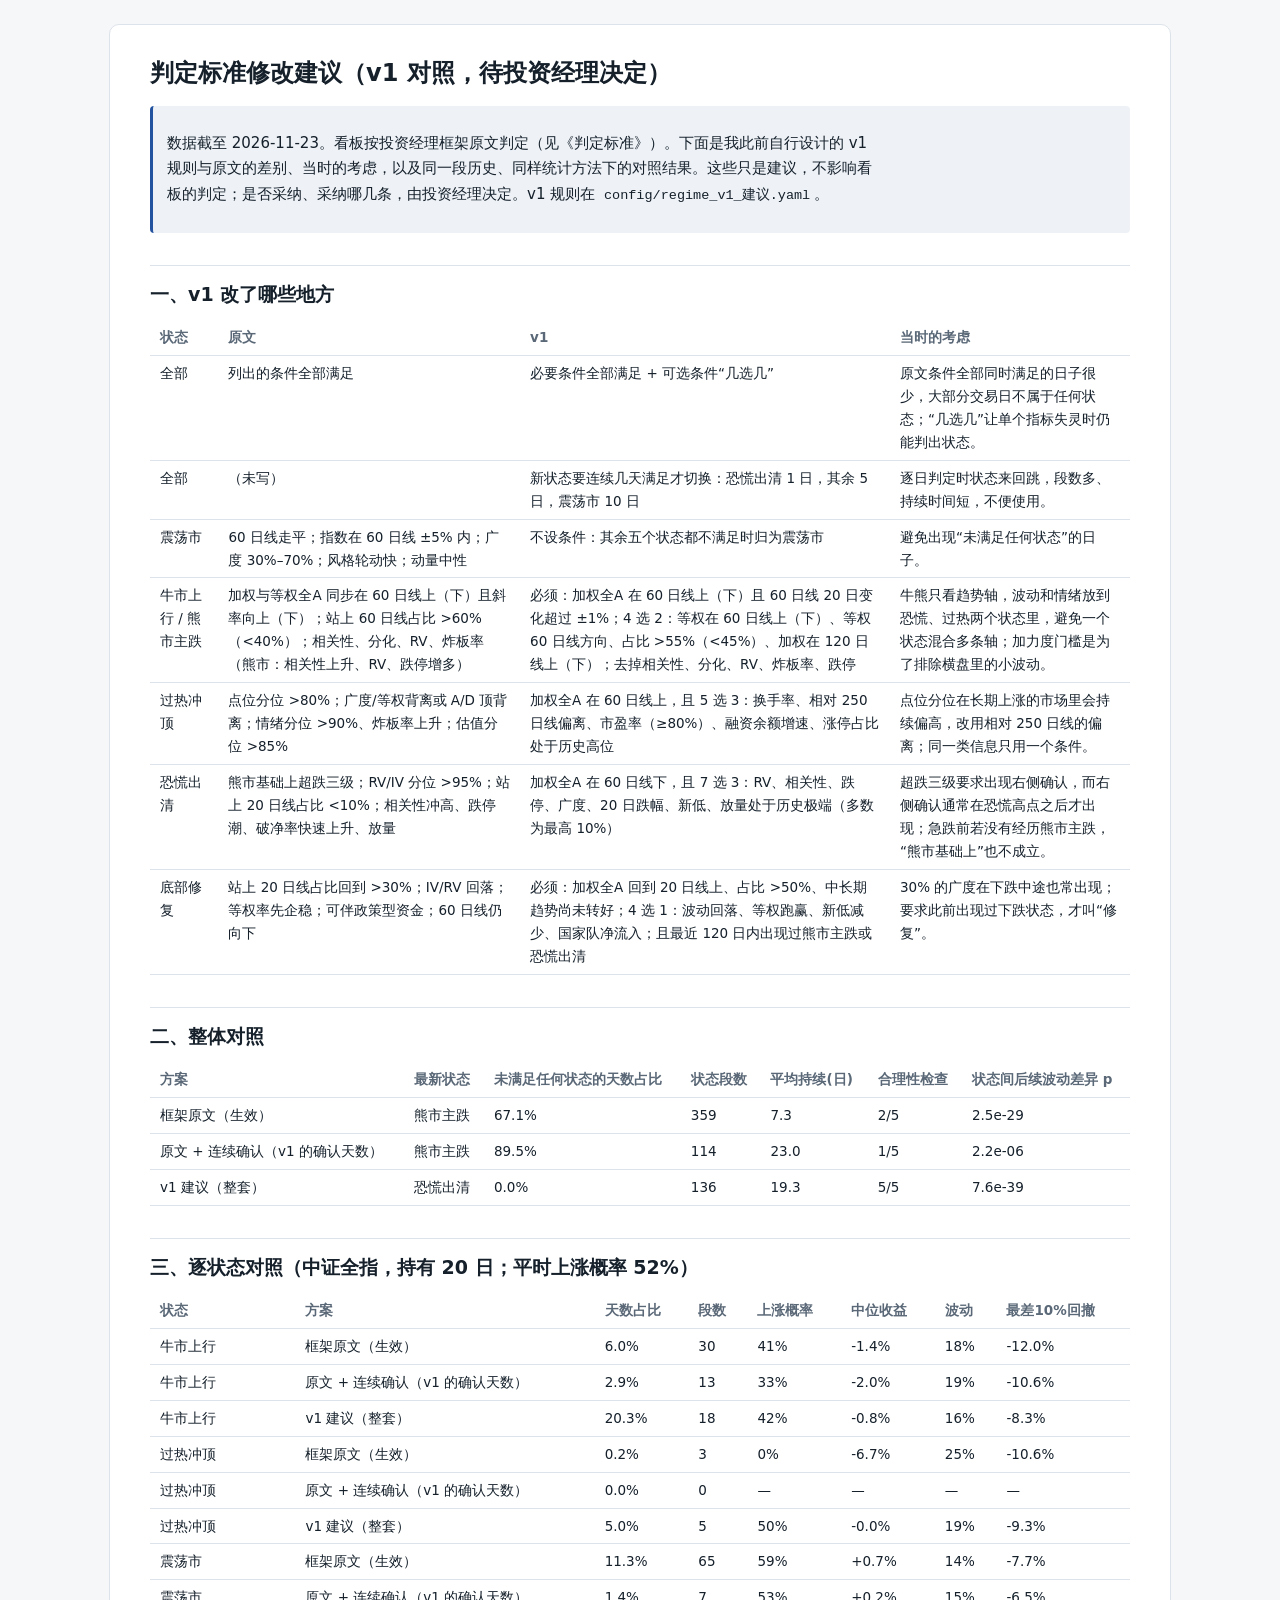
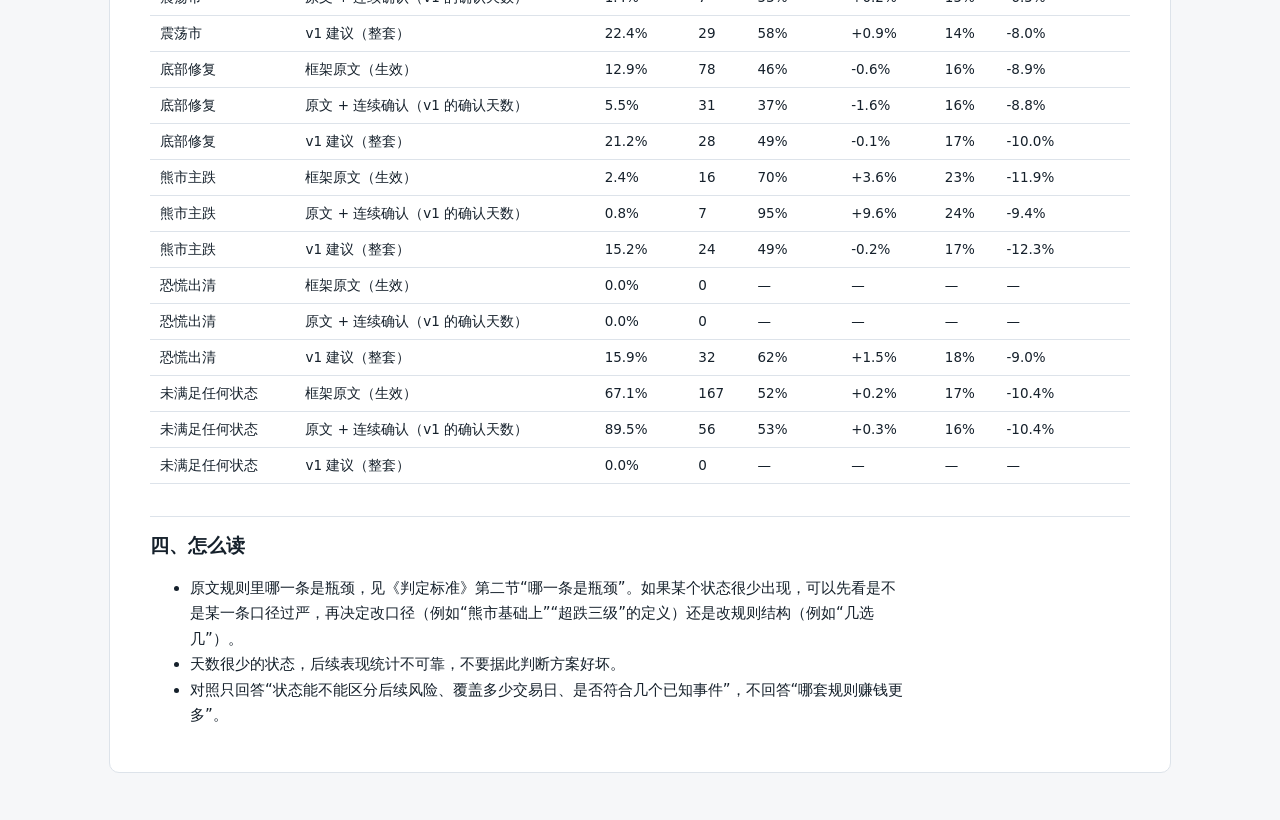
<file: docs/判定标准修改建议.html>
<!doctype html>
<html lang="zh-CN"><head><meta charset="utf-8"><meta name="viewport" content="width=device-width, initial-scale=1, viewport-fit=cover"><title>判定标准修改建议（v1 对照，待投资经理决定）</title><style>
:root { --bg:#f6f7f9; --panel:#fff; --ink:#15202b; --muted:#5a6877; --line:#dde3ea; --accent:#23529f; --quote:#eef2f7 }
@media (prefers-color-scheme: dark) { :root:not([data-theme="light"]) { --bg:#0d1217; --panel:#151c24; --ink:#e5eaf0; --muted:#9aa7b4; --line:#253140; --accent:#7fa6ea; --quote:#1c2530; color-scheme:dark } }
:root[data-theme="dark"] { --bg:#0d1217; --panel:#151c24; --ink:#e5eaf0; --muted:#9aa7b4; --line:#253140; --accent:#7fa6ea; --quote:#1c2530; color-scheme:dark }
body { background:var(--bg); color:var(--ink); margin:0; font:15px/1.7 "PingFang SC","Hiragino Sans GB","Microsoft YaHei","Noto Sans CJK SC",system-ui,sans-serif;
  padding-left:max(16px, env(safe-area-inset-left, 0px)); padding-right:max(16px, env(safe-area-inset-right, 0px)); padding-block:24px 48px }
main { max-width:980px; margin:0 auto; background:var(--panel); border:1px solid var(--line); border-radius:10px; padding:28px clamp(16px, 4vw, 40px) }
h1 { font-size:24px; margin:0 0 12px } h2 { font-size:19px; margin:32px 0 10px; padding-top:12px; border-top:1px solid var(--line) } h3 { font-size:16px; margin:22px 0 8px }
p, li { max-width:75ch } .tw { overflow-x:auto; margin:10px 0 }
table { border-collapse:collapse; font-size:13.5px; font-variant-numeric:tabular-nums; min-width:100% }
th, td { border-bottom:1px solid var(--line); padding:6px 10px; text-align:left; vertical-align:top } th { color:var(--muted); font-weight:600; white-space:nowrap }
blockquote { margin:12px 0; padding:10px 14px; background:var(--quote); border-left:3px solid var(--accent); border-radius:4px }
code { font-family:"SF Mono",Menlo,Consolas,monospace; font-size:.9em; background:var(--quote); padding:0 4px; border-radius:3px }
.fig { margin:12px 0; overflow-x:auto } .fig svg { display:block; min-width:640px; width:100%; height:auto; border-radius:6px }
</style></head><body><main>
<h1>判定标准修改建议（v1 对照，待投资经理决定）</h1>
<blockquote><p>数据截至 2026-11-23。看板按投资经理框架原文判定（见《判定标准》）。下面是我此前自行设计的 v1 规则与原文的差别、当时的考虑，以及同一段历史、同样统计方法下的对照结果。这些只是建议，不影响看板的判定；是否采纳、采纳哪几条，由投资经理决定。v1 规则在 <code>config/regime_v1_建议.yaml</code>。</p></blockquote>
<h2>一、v1 改了哪些地方</h2>
<div class="tw"><table><thead><tr><th>状态</th><th>原文</th><th>v1</th><th>当时的考虑</th></tr></thead><tbody><tr><td>全部</td><td>列出的条件全部满足</td><td>必要条件全部满足 + 可选条件“几选几”</td><td>原文条件全部同时满足的日子很少，大部分交易日不属于任何状态；“几选几”让单个指标失灵时仍能判出状态。</td></tr><tr><td>全部</td><td>（未写）</td><td>新状态要连续几天满足才切换：恐慌出清 1 日，其余 5 日，震荡市 10 日</td><td>逐日判定时状态来回跳，段数多、持续时间短，不便使用。</td></tr><tr><td>震荡市</td><td>60 日线走平；指数在 60 日线 ±5% 内；广度 30%–70%；风格轮动快；动量中性</td><td>不设条件：其余五个状态都不满足时归为震荡市</td><td>避免出现“未满足任何状态”的日子。</td></tr><tr><td>牛市上行 / 熊市主跌</td><td>加权与等权全A 同步在 60 日线上（下）且斜率向上（下）；站上 60 日线占比 &gt;60%（&lt;40%）；相关性、分化、RV、炸板率（熊市：相关性上升、RV、跌停增多）</td><td>必须：加权全A 在 60 日线上（下）且 60 日线 20 日变化超过 ±1%；4 选 2：等权在 60 日线上（下）、等权 60 日线方向、占比 &gt;55%（&lt;45%）、加权在 120 日线上（下）；去掉相关性、分化、RV、炸板率、跌停</td><td>牛熊只看趋势轴，波动和情绪放到恐慌、过热两个状态里，避免一个状态混合多条轴；加力度门槛是为了排除横盘里的小波动。</td></tr><tr><td>过热冲顶</td><td>点位分位 &gt;80%；广度/等权背离或 A/D 顶背离；情绪分位 &gt;90%、炸板率上升；估值分位 &gt;85%</td><td>加权全A 在 60 日线上，且 5 选 3：换手率、相对 250 日线偏离、市盈率（≥80%）、融资余额增速、涨停占比处于历史高位</td><td>点位分位在长期上涨的市场里会持续偏高，改用相对 250 日线的偏离；同一类信息只用一个条件。</td></tr><tr><td>恐慌出清</td><td>熊市基础上超跌三级；RV/IV 分位 &gt;95%；站上 20 日线占比 &lt;10%；相关性冲高、跌停潮、破净率快速上升、放量</td><td>加权全A 在 60 日线下，且 7 选 3：RV、相关性、跌停、广度、20 日跌幅、新低、放量处于历史极端（多数为最高 10%）</td><td>超跌三级要求出现右侧确认，而右侧确认通常在恐慌高点之后才出现；急跌前若没有经历熊市主跌，“熊市基础上”也不成立。</td></tr><tr><td>底部修复</td><td>站上 20 日线占比回到 &gt;30%；IV/RV 回落；等权率先企稳；可伴政策型资金；60 日线仍向下</td><td>必须：加权全A 回到 20 日线上、占比 &gt;50%、中长期趋势尚未转好；4 选 1：波动回落、等权跑赢、新低减少、国家队净流入；且最近 120 日内出现过熊市主跌或恐慌出清</td><td>30% 的广度在下跌中途也常出现；要求此前出现过下跌状态，才叫“修复”。</td></tr></tbody></table></div>
<h2>二、整体对照</h2>
<div class="tw"><table><thead><tr><th>方案</th><th>最新状态</th><th>未满足任何状态的天数占比</th><th>状态段数</th><th>平均持续(日)</th><th>合理性检查</th><th>状态间后续波动差异 p</th></tr></thead><tbody><tr><td>框架原文（生效）</td><td>熊市主跌</td><td>67.1%</td><td>359</td><td>7.3</td><td>2/5</td><td>2.5e-29</td></tr><tr><td>原文 + 连续确认（v1 的确认天数）</td><td>熊市主跌</td><td>89.5%</td><td>114</td><td>23.0</td><td>1/5</td><td>2.2e-06</td></tr><tr><td>v1 建议（整套）</td><td>恐慌出清</td><td>0.0%</td><td>136</td><td>19.3</td><td>5/5</td><td>7.6e-39</td></tr></tbody></table></div>
<h2>三、逐状态对照（中证全指，持有 20 日；平时上涨概率 52%）</h2>
<div class="tw"><table><thead><tr><th>状态</th><th>方案</th><th>天数占比</th><th>段数</th><th>上涨概率</th><th>中位收益</th><th>波动</th><th>最差10%回撤</th></tr></thead><tbody><tr><td>牛市上行</td><td>框架原文（生效）</td><td>6.0%</td><td>30</td><td>41%</td><td>-1.4%</td><td>18%</td><td>-12.0%</td></tr><tr><td>牛市上行</td><td>原文 + 连续确认（v1 的确认天数）</td><td>2.9%</td><td>13</td><td>33%</td><td>-2.0%</td><td>19%</td><td>-10.6%</td></tr><tr><td>牛市上行</td><td>v1 建议（整套）</td><td>20.3%</td><td>18</td><td>42%</td><td>-0.8%</td><td>16%</td><td>-8.3%</td></tr><tr><td>过热冲顶</td><td>框架原文（生效）</td><td>0.2%</td><td>3</td><td>0%</td><td>-6.7%</td><td>25%</td><td>-10.6%</td></tr><tr><td>过热冲顶</td><td>原文 + 连续确认（v1 的确认天数）</td><td>0.0%</td><td>0</td><td>—</td><td>—</td><td>—</td><td>—</td></tr><tr><td>过热冲顶</td><td>v1 建议（整套）</td><td>5.0%</td><td>5</td><td>50%</td><td>-0.0%</td><td>19%</td><td>-9.3%</td></tr><tr><td>震荡市</td><td>框架原文（生效）</td><td>11.3%</td><td>65</td><td>59%</td><td>+0.7%</td><td>14%</td><td>-7.7%</td></tr><tr><td>震荡市</td><td>原文 + 连续确认（v1 的确认天数）</td><td>1.4%</td><td>7</td><td>53%</td><td>+0.2%</td><td>15%</td><td>-6.5%</td></tr><tr><td>震荡市</td><td>v1 建议（整套）</td><td>22.4%</td><td>29</td><td>58%</td><td>+0.9%</td><td>14%</td><td>-8.0%</td></tr><tr><td>底部修复</td><td>框架原文（生效）</td><td>12.9%</td><td>78</td><td>46%</td><td>-0.6%</td><td>16%</td><td>-8.9%</td></tr><tr><td>底部修复</td><td>原文 + 连续确认（v1 的确认天数）</td><td>5.5%</td><td>31</td><td>37%</td><td>-1.6%</td><td>16%</td><td>-8.8%</td></tr><tr><td>底部修复</td><td>v1 建议（整套）</td><td>21.2%</td><td>28</td><td>49%</td><td>-0.1%</td><td>17%</td><td>-10.0%</td></tr><tr><td>熊市主跌</td><td>框架原文（生效）</td><td>2.4%</td><td>16</td><td>70%</td><td>+3.6%</td><td>23%</td><td>-11.9%</td></tr><tr><td>熊市主跌</td><td>原文 + 连续确认（v1 的确认天数）</td><td>0.8%</td><td>7</td><td>95%</td><td>+9.6%</td><td>24%</td><td>-9.4%</td></tr><tr><td>熊市主跌</td><td>v1 建议（整套）</td><td>15.2%</td><td>24</td><td>49%</td><td>-0.2%</td><td>17%</td><td>-12.3%</td></tr><tr><td>恐慌出清</td><td>框架原文（生效）</td><td>0.0%</td><td>0</td><td>—</td><td>—</td><td>—</td><td>—</td></tr><tr><td>恐慌出清</td><td>原文 + 连续确认（v1 的确认天数）</td><td>0.0%</td><td>0</td><td>—</td><td>—</td><td>—</td><td>—</td></tr><tr><td>恐慌出清</td><td>v1 建议（整套）</td><td>15.9%</td><td>32</td><td>62%</td><td>+1.5%</td><td>18%</td><td>-9.0%</td></tr><tr><td>未满足任何状态</td><td>框架原文（生效）</td><td>67.1%</td><td>167</td><td>52%</td><td>+0.2%</td><td>17%</td><td>-10.4%</td></tr><tr><td>未满足任何状态</td><td>原文 + 连续确认（v1 的确认天数）</td><td>89.5%</td><td>56</td><td>53%</td><td>+0.3%</td><td>16%</td><td>-10.4%</td></tr><tr><td>未满足任何状态</td><td>v1 建议（整套）</td><td>0.0%</td><td>0</td><td>—</td><td>—</td><td>—</td><td>—</td></tr></tbody></table></div>
<h2>四、怎么读</h2>
<ul><li>原文规则里哪一条是瓶颈，见《判定标准》第二节“哪一条是瓶颈”。如果某个状态很少出现，可以先看是不是某一条口径过严，再决定改口径（例如“熊市基础上”“超跌三级”的定义）还是改规则结构（例如“几选几”）。</li><li>天数很少的状态，后续表现统计不可靠，不要据此判断方案好坏。</li><li>对照只回答“状态能不能区分后续风险、覆盖多少交易日、是否符合几个已知事件”，不回答“哪套规则赚钱更多”。</li></ul>
</main></body></html>
</file>
<file: lab.css>
:root {
  --bg: #f5f6f8; --card: #fff; --ink: #1f2328; --muted: #6b7480; --line: #e3e6ea; --accent: #2f5fd0;
  --up: #d9363e; --up-bg: #fdecec; --dn: #1a8f55; --dn-bg: #e8f6ee; --warn: #b26a00; --warn-bg: #fff6e5;
  --st-bull: #c0392b; --st-overheat: #d9731a; --st-range: #8a95a1; --st-bottom_repair: #e58f86; --st-bear: #2f9a5c; --st-panic: #0f5a33; --st-none: #c3c9cf;
}
@media (prefers-color-scheme: dark) {
  :root {
    --bg: #14171b; --card: #1c2025; --ink: #e6e8eb; --muted: #98a1ab; --line: #2c3239; --accent: #6b93f0;
    --up: #ef5a5a; --up-bg: #3a1f22; --dn: #3dbb7a; --dn-bg: #173126; --warn: #f0b24a; --warn-bg: #362a14;
    --st-none: #4a535c;
  }
}
* { box-sizing: border-box; }
body { margin: 0; background: var(--bg); color: var(--ink); font: 14px/1.55 -apple-system, "Segoe UI", "PingFang SC", "Microsoft YaHei", sans-serif; }
.small { font-size: 12px; } .muted { color: var(--muted); } .grow { flex: 1 1 auto; min-width: 0; }
.top { position: sticky; top: 0; z-index: 5; display: flex; flex-wrap: wrap; align-items: center; gap: 8px 16px; padding: 10px 16px; background: var(--card); border-bottom: 1px solid var(--line); }
.brand { font-weight: 600; font-size: 16px; }
.tabs { display: flex; gap: 4px; flex-wrap: wrap; }
.tab { border: 1px solid var(--line); background: transparent; color: var(--ink); padding: 5px 12px; border-radius: 6px; cursor: pointer; font: inherit; }
.tab.on { background: var(--accent); border-color: var(--accent); color: #fff; }
.banner { display: none; padding: 8px 16px; font-size: 13px; }
.banner.err { display: block; background: var(--up-bg); color: var(--up); }
.banner.ok { display: block; background: var(--dn-bg); color: var(--dn); }
main { padding: 12px 16px 24px; max-width: 1500px; margin: 0 auto; }
.view { display: none; } .view.on { display: block; }
.cols { display: grid; grid-template-columns: minmax(360px, 460px) minmax(0, 1fr); gap: 12px; align-items: start; }
.cols > * { min-width: 0; }
@media (max-width: 900px) { .cols { grid-template-columns: 1fr; } }
.card { background: var(--card); border: 1px solid var(--line); border-radius: 8px; padding: 12px 14px; margin-bottom: 12px; }
.card h3 { margin: 0 0 8px; font-size: 15px; }
.card h4 { margin: 12px 0 6px; font-size: 13px; color: var(--muted); font-weight: 600; }
.empty { color: var(--muted); }
.row { display: flex; flex-wrap: wrap; align-items: center; gap: 6px; margin: 6px 0; }
input, select, textarea { font: inherit; color: var(--ink); background: var(--card); border: 1px solid var(--line); border-radius: 5px; padding: 4px 6px; max-width: 100%; }
input[type=number] { width: 84px; } input[type=date] { width: 140px; }
.btn { font: inherit; border: 1px solid var(--accent); background: var(--accent); color: #fff; border-radius: 6px; padding: 5px 12px; cursor: pointer; }
.btn.ghost { background: transparent; color: var(--accent); }
.btn.small { padding: 2px 8px; font-size: 12px; }
.btn.danger { border-color: var(--line); background: transparent; color: var(--muted); }
.btn:disabled { opacity: .5; cursor: default; }
.cond { border: 1px solid var(--line); border-radius: 6px; padding: 6px 8px; margin: 6px 0; }
.cond .name { font-weight: 600; cursor: pointer; color: var(--accent); }
.cond .now { font-size: 12px; color: var(--muted); }
.sec-title { display: flex; align-items: center; gap: 6px; margin-top: 10px; font-weight: 600; }
.state-card { border: 1px solid var(--line); border-left: 4px solid var(--st-none); border-radius: 6px; padding: 8px; margin: 8px 0; }
.pill { display: inline-block; padding: 1px 8px; border-radius: 10px; color: #fff; font-size: 12px; }
.kpis { display: grid; grid-template-columns: repeat(auto-fit, minmax(170px, 1fr)); gap: 8px; }
.kpi { border: 1px solid var(--line); border-radius: 6px; padding: 8px 10px; }
.kpi .v { font-size: 20px; font-weight: 600; }
.kpi .l { font-size: 12px; color: var(--muted); }
.up { color: var(--up); } .dn { color: var(--dn); }
td.up { background: var(--up-bg); } td.dn { background: var(--dn-bg); }
.warn { background: var(--warn-bg); color: var(--warn); border-radius: 6px; padding: 6px 10px; margin: 6px 0; font-size: 13px; }
.caveat { font-size: 12px; color: var(--muted); }
.tw { overflow-x: auto; }
table { border-collapse: collapse; width: 100%; font-size: 13px; }
th, td { border-bottom: 1px solid var(--line); padding: 4px 6px; text-align: right; white-space: nowrap; }
th:first-child, td:first-child { text-align: left; }
th { color: var(--muted); font-weight: 600; }
.chart { width: 100%; height: 320px; }
.chart.tall { height: 380px; }
.ok-y { color: var(--up); } .ok-n { color: var(--muted); }
.covbar { display: flex; height: 16px; border-radius: 4px; overflow: hidden; margin: 6px 0; }
.covbar i { display: block; height: 100%; }
.legend span { display: inline-flex; align-items: center; gap: 4px; margin-right: 10px; font-size: 12px; }
.legend i { width: 10px; height: 10px; border-radius: 2px; display: inline-block; }
.picker { position: fixed; inset: 0; background: rgba(0, 0, 0, .35); z-index: 20; display: flex; align-items: flex-start; justify-content: center; padding: 40px 12px; }
.picker[hidden] { display: none; }
.picker-box { width: min(760px, 100%); max-height: calc(100vh - 80px); display: flex; flex-direction: column; }
.picker-list { overflow-y: auto; border-top: 1px solid var(--line); margin-top: 6px; }
.pick { padding: 6px 4px; border-bottom: 1px solid var(--line); cursor: pointer; display: flex; gap: 8px; align-items: baseline; }
.pick:hover { background: var(--bg); }
.pick .g { font-size: 12px; color: var(--muted); white-space: nowrap; }
.prose p, .prose li { max-width: 860px; }
.saved { display: flex; align-items: center; gap: 6px; padding: 4px 0; border-bottom: 1px solid var(--line); }
.foot { text-align: center; padding: 10px 16px 18px; }
</file>
